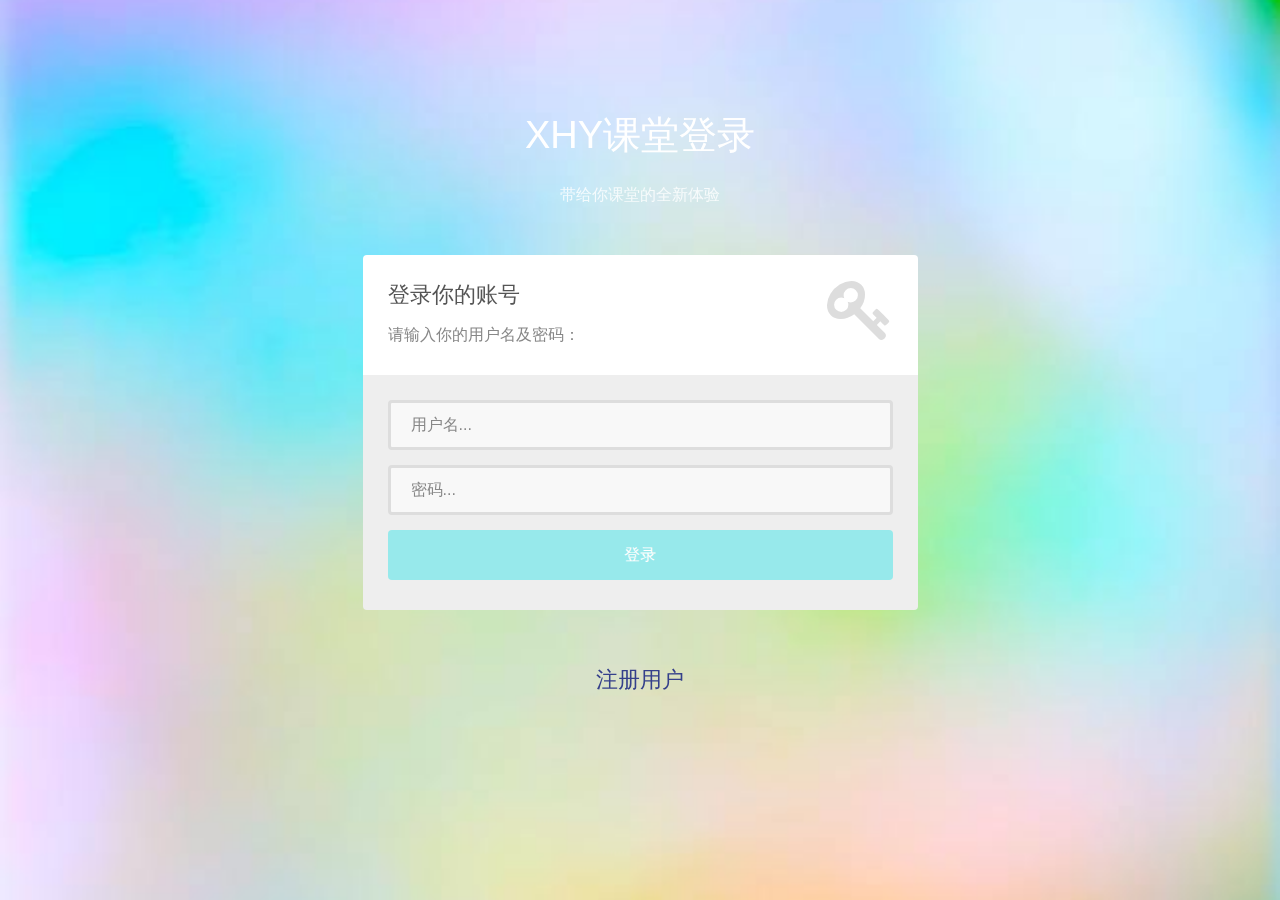
<file: src/main/webapp/index.html>
<!DOCTYPE html>
<html lang="en">

    <head>

        <meta charset="utf-8">
        <meta http-equiv="X-UA-Compatible" content="IE=edge">
        <meta name="viewport" content="width=device-width, initial-scale=1">
        <title>登录界面</title>

        <!-- CSS -->
<!--         <link rel="stylesheet" href="http://fonts.googleapis.com/css?family=Roboto:400,100,300,500"> -->
        <link rel="stylesheet" href="assets/bootstrap/css/bootstrap.min.css">
        <link rel="stylesheet" href="assets/font-awesome/css/font-awesome.min.css">
		<link rel="stylesheet" href="assets/css/form-elements.css">
        <link rel="stylesheet" href="assets/css/style.css">

        <!-- HTML5 Shim and Respond.js IE8 support of HTML5 elements and media queries -->
        <!-- WARNING: Respond.js doesn't work if you view the page via file:// -->
        <!--[if lt IE 9]>
<!--            <script src="https://oss.maxcdn.com/libs/html5shiv/3.7.0/html5shiv.js"></script>
            <script src="https://oss.maxcdn.com/libs/respond.js/1.4.2/respond.min.js"></script>-->
        <![endif]-->

        <!-- Favicon and touch icons -->
        <link rel="shortcut icon" href="assets/ico/favicon.png">
        <link rel="apple-touch-icon-precomposed" sizes="144x144" href="assets/ico/apple-touch-icon-144-precomposed.png">
        <link rel="apple-touch-icon-precomposed" sizes="114x114" href="assets/ico/apple-touch-icon-114-precomposed.png">
        <link rel="apple-touch-icon-precomposed" sizes="72x72" href="assets/ico/apple-touch-icon-72-precomposed.png">
        <link rel="apple-touch-icon-precomposed" href="assets/ico/apple-touch-icon-57-precomposed.png">

    </head>

    <body>

        <!-- Top content -->
        <div class="top-content">
        	
            <div class="inner-bg">
                <div class="container">
                    <div class="row">
                        <div class="col-sm-8 col-sm-offset-2 text">
                            <h1>XHY课堂登录</h1>
                            <div class="description">
                            	<p>
	                            	带给你课堂的全新体验
                            	</p>
                            </div>
                        </div>
                    </div>
                    <div class="row">
                        <div class="col-sm-6 col-sm-offset-3 form-box">
                        	<div class="form-top">
                        		<div class="form-top-left">
                        			<h3>登录你的账号</h3>
                            		<p>请输入你的用户名及密码：</p>
                        		</div>
                        		<div class="form-top-right">
                        			<i class="fa fa-key"></i>
                        		</div>
                            </div>
                            <div class="form-bottom">
			                    <form role="form" id="form" action="/test/login?name=login" method="post" class="login-form" onsubmit="return check()">
			                    	<div class="form-group">
			                    		<label class="sr-only" for="username">Username</label>
			                        	<input type="text" name="username" placeholder="用户名..." class="form-username form-control" id="username">
			                        </div>
			                        <div class="form-group">
			                        	<label class="sr-only" for="password">Password</label>
			                        	<input type="password"  placeholder="密码..." class="form-password form-control" id="password">
			                        </div>
									<input type='hidden' name='password' id='md5_pwd' value=''/>
			                        <button type="submit" class="btn" onclick="getParameter()">登录</button>
			                    </form>
		                    </div>
                        </div>
                    </div>
                    <div class="row">
                        <div class="col-sm-6 col-sm-offset-3 social-login">
                        	<h3><a href="register.html">注册用户</a></h3>
                        </div>
                    </div>
                </div>
            </div>

        </div>
        


        <!-- Javascript -->
        <script src="assets/js/jquery-1.11.1.min.js"></script>
        <script src="assets/bootstrap/js/bootstrap.min.js"></script>
        <script src="assets/js/jquery.backstretch.min.js"></script>
        <script src="assets/js/scripts.js"></script>
        <script type="text/ecmascript" src="md5.js"></script>
<!--
        <script type="text/javascript" src="jquery.min.js"></script>
-->
        <script>
		function check(){
			if(getParameter()==true){
			} else{
				return false;
			}
		}
		function getParameter(){
			var username=document.getElementById('username').value;
			var pwd=document.getElementById("password").value;
			var md5_pwd=document.getElementById("md5_pwd");
			if(username==null||username==""){
				document.getElementById("ussername").setAttribute.value="用户名不能为空!";
				return false;
			}else if(pwd==null||pwd==""){
				document.getElementById('password').setAttribute.placeholder="密码不能为空!";
				return false;
			}else{
				md5_pwd.value= hex_md5(pwd);
				return true;
			}
		}
        /**
         * 校验文本是否为空
         * tips：提示信息
         * 使用方法：$("#id").validate("提示文本");
         * @itmyhome
         */
		</script>
        <!--[if lt IE 10]>
            <script src="assets/js/placeholder.js"></script>
        <![endif]-->

    </body>

</html>
</file>
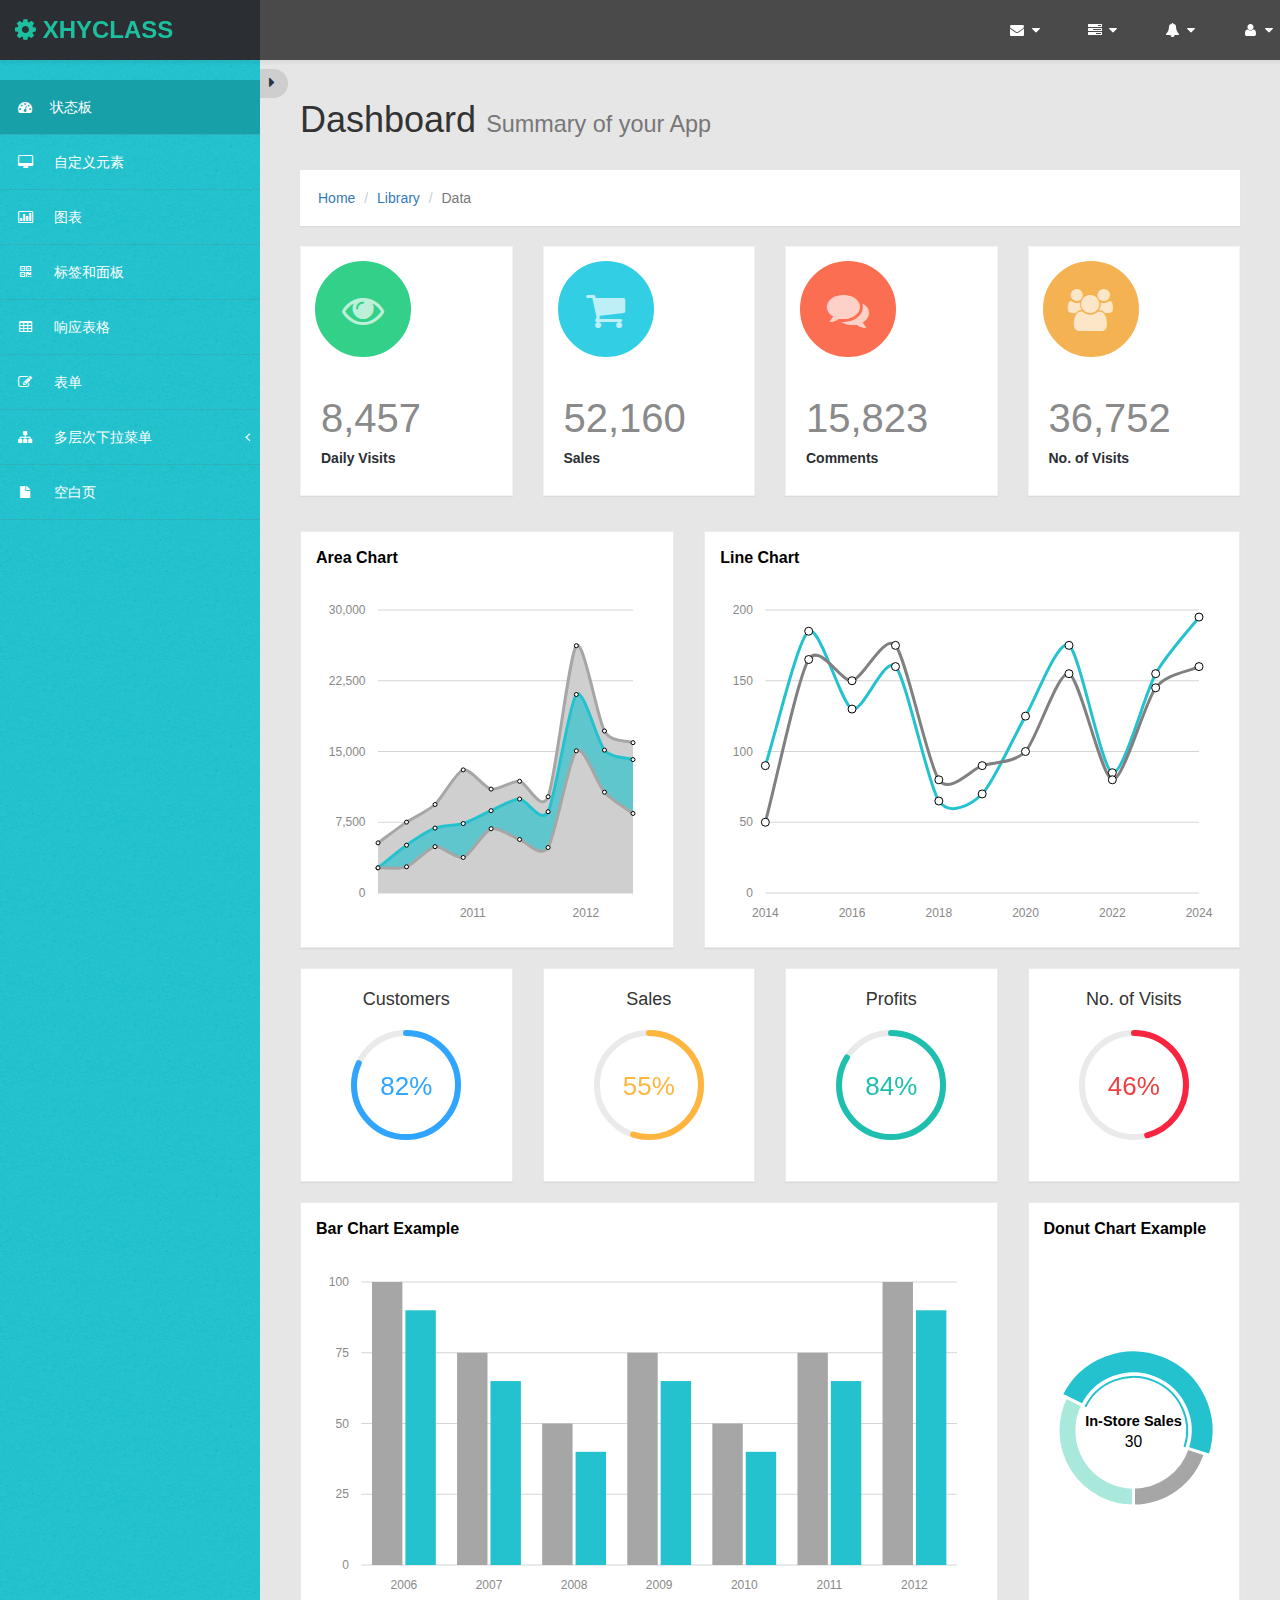
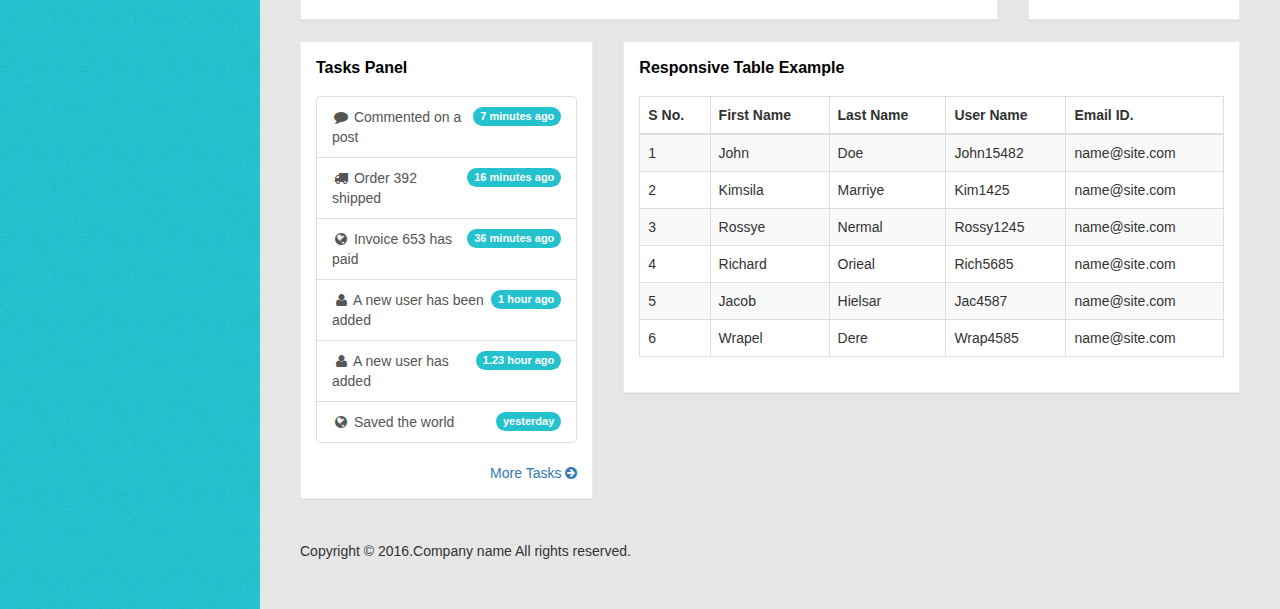
<file: src/main/webapp/html/index.html>
﻿<!DOCTYPE html>
<html>

<head>
    <meta charset="utf-8"/>
    <meta name="viewport" content="width=device-width, initial-scale=1.0"/>
    <title>XHY课堂后台</title>
    <!-- Bootstrap Styles-->
    <link href="../assets1/css/bootstrap.css" rel="stylesheet"/>
    <!-- FontAwesome Styles-->
    <link href="../assets1/css/font-awesome.css" rel="stylesheet"/>
    <!-- Morris Chart Styles-->
    <link href="../assets1/js/morris/morris-0.4.3.min.css" rel="stylesheet"/>
    <!-- Custom Styles-->
    <link href="../assets1/css/custom-styles.css" rel="stylesheet"/>
    <!-- Google Fonts-->
    <!-- <link href='http://fonts.useso.com/css?family=Open+Sans' rel='stylesheet' type='text/css' />  -->

</head>

<body>
<div id="wrapper">
    <nav class="navbar navbar-default top-navbar" role="navigation">
        <div class="navbar-header">
            <button type="button" class="navbar-toggle" data-toggle="collapse" data-target=".sidebar-collapse">
                <span class="sr-only">切换导航</span>
                <span class="icon-bar"></span>
                <span class="icon-bar"></span>
                <span class="icon-bar"></span>
            </button>
            <a class="navbar-brand" href="index.html"><i class="fa fa-gear"></i> <strong>XHYclass</strong></a>
        </div>

        <ul class="nav navbar-top-links navbar-right">
            <li class="dropdown">
                <a class="dropdown-toggle" data-toggle="dropdown" href="#" aria-expanded="false">
                    <i class="fa fa-envelope fa-fw"></i> <i class="fa fa-caret-down"></i>
                </a>
                <ul class="dropdown-menu dropdown-messages">
                    <li>
                        <a href="#">
                            <div>
                                <strong>John Doe</strong>
                                <span class="pull-right text-muted">
                                        <em>Today</em>
                                    </span>
                            </div>
                            <div>Lorem Ipsum has been the industry's standard dummy text ever since the 1500s...</div>
                        </a>
                    </li>
                    <li class="divider"></li>
                    <li>
                        <a href="#">
                            <div>
                                <strong>John Smith</strong>
                                <span class="pull-right text-muted">
                                        <em>Yesterday</em>
                                    </span>
                            </div>
                            <div>Lorem Ipsum has been the industry's standard dummy text ever since an kwilnw...</div>
                        </a>
                    </li>
                    <li class="divider"></li>
                    <li>
                        <a href="#">
                            <div>
                                <strong>John Smith</strong>
                                <span class="pull-right text-muted">
                                        <em>Yesterday</em>
                                    </span>
                            </div>
                            <div>Lorem Ipsum has been the industry's standard dummy text ever since the...</div>
                        </a>
                    </li>
                    <li class="divider"></li>
                    <li>
                        <a class="text-center" href="#">
                            <strong>Read All Messages</strong>
                            <i class="fa fa-angle-right"></i>
                        </a>
                    </li>
                </ul>
                <!-- /.dropdown-messages -->
            </li>
            <!-- /.dropdown -->
            <li class="dropdown">
                <a class="dropdown-toggle" data-toggle="dropdown" href="#" aria-expanded="false">
                    <i class="fa fa-tasks fa-fw"></i> <i class="fa fa-caret-down"></i>
                </a>
                <ul class="dropdown-menu dropdown-tasks">
                    <li>
                        <a href="#">
                            <div>
                                <p>
                                    <strong>Task 1</strong>
                                    <span class="pull-right text-muted">60% Complete</span>
                                </p>
                                <div class="progress progress-striped active">
                                    <div class="progress-bar progress-bar-success" role="progressbar" aria-valuenow="60"
                                         aria-valuemin="0" aria-valuemax="100" style="width: 60%">
                                        <span class="sr-only">60% Complete (success)</span>
                                    </div>
                                </div>
                            </div>
                        </a>
                    </li>
                    <li class="divider"></li>
                    <li>
                        <a href="#">
                            <div>
                                <p>
                                    <strong>Task 2</strong>
                                    <span class="pull-right text-muted">28% Complete</span>
                                </p>
                                <div class="progress progress-striped active">
                                    <div class="progress-bar progress-bar-info" role="progressbar" aria-valuenow="28"
                                         aria-valuemin="0" aria-valuemax="100" style="width: 28%">
                                        <span class="sr-only">28% Complete</span>
                                    </div>
                                </div>
                            </div>
                        </a>
                    </li>
                    <li class="divider"></li>
                    <li>
                        <a href="#">
                            <div>
                                <p>
                                    <strong>Task 3</strong>
                                    <span class="pull-right text-muted">60% Complete</span>
                                </p>
                                <div class="progress progress-striped active">
                                    <div class="progress-bar progress-bar-warning" role="progressbar" aria-valuenow="60"
                                         aria-valuemin="0" aria-valuemax="100" style="width: 60%">
                                        <span class="sr-only">60% Complete (warning)</span>
                                    </div>
                                </div>
                            </div>
                        </a>
                    </li>
                    <li class="divider"></li>
                    <li>
                        <a href="#">
                            <div>
                                <p>
                                    <strong>Task 4</strong>
                                    <span class="pull-right text-muted">85% Complete</span>
                                </p>
                                <div class="progress progress-striped active">
                                    <div class="progress-bar progress-bar-danger" role="progressbar" aria-valuenow="85"
                                         aria-valuemin="0" aria-valuemax="100" style="width: 85%">
                                        <span class="sr-only">85% Complete (danger)</span>
                                    </div>
                                </div>
                            </div>
                        </a>
                    </li>
                    <li class="divider"></li>
                    <li>
                        <a class="text-center" href="#">
                            <strong>See All Tasks</strong>
                            <i class="fa fa-angle-right"></i>
                        </a>
                    </li>
                </ul>
                <!-- /.dropdown-tasks -->
            </li>
            <!-- /.dropdown -->
            <li class="dropdown">
                <a class="dropdown-toggle" data-toggle="dropdown" href="#" aria-expanded="false">
                    <i class="fa fa-bell fa-fw"></i> <i class="fa fa-caret-down"></i>
                </a>
                <ul class="dropdown-menu dropdown-alerts">
                    <li>
                        <a href="#">
                            <div>
                                <i class="fa fa-comment fa-fw"></i> New Comment
                                <span class="pull-right text-muted small">4 min</span>
                            </div>
                        </a>
                    </li>
                    <li class="divider"></li>
                    <li>
                        <a href="#">
                            <div>
                                <i class="fa fa-twitter fa-fw"></i> 3 New Followers
                                <span class="pull-right text-muted small">12 min</span>
                            </div>
                        </a>
                    </li>
                    <li class="divider"></li>
                    <li>
                        <a href="#">
                            <div>
                                <i class="fa fa-envelope fa-fw"></i> Message Sent
                                <span class="pull-right text-muted small">4 min</span>
                            </div>
                        </a>
                    </li>
                    <li class="divider"></li>
                    <li>
                        <a href="#">
                            <div>
                                <i class="fa fa-tasks fa-fw"></i> New Task
                                <span class="pull-right text-muted small">4 min</span>
                            </div>
                        </a>
                    </li>
                    <li class="divider"></li>
                    <li>
                        <a href="#">
                            <div>
                                <i class="fa fa-upload fa-fw"></i> Server Rebooted
                                <span class="pull-right text-muted small">4 min</span>
                            </div>
                        </a>
                    </li>
                    <li class="divider"></li>
                    <li>
                        <a class="text-center" href="#">
                            <strong>See All Alerts</strong>
                            <i class="fa fa-angle-right"></i>
                        </a>
                    </li>
                </ul>
                <!-- /.dropdown-alerts -->
            </li>
            <!-- /.dropdown -->
            <li class="dropdown">
                <a class="dropdown-toggle" data-toggle="dropdown" href="#" aria-expanded="false">
                    <i class="fa fa-user fa-fw"></i> <i class="fa fa-caret-down"></i>
                </a>
                <ul class="dropdown-menu dropdown-user">
                    <li><a href="#"><i class="fa fa-user fa-fw"></i> User Profile</a>
                    </li>
                    <li><a href="#"><i class="fa fa-gear fa-fw"></i> 设置</a>
                    </li>
                    <li class="divider"></li>
                    <li><a href="../index.html"><i class="fa fa-sign-out fa-fw"></i> 退出登录</a>
                    </li>
                </ul>
                <!-- /.dropdown-user -->
            </li>
            <!-- /.dropdown -->
        </ul>
    </nav>
    <!--/. NAV TOP  -->
    <nav class="navbar-default navbar-side" role="navigation">
        <div id="sideNav" href=""><i class="fa fa-caret-right"></i></div>
        <div class="sidebar-collapse">
            <ul class="nav" id="main-menu">

                <li>
                    <a class="active-menu" href="index.html"><i class="fa fa-dashboard"></i>状态板</a>
                </li>
                <li>
                    <a href="ui-elements.html"><i class="fa fa-desktop"></i> 自定义元素</a>
                </li>
                <li>
                    <a href="chart.html"><i class="fa fa-bar-chart-o"></i> 图表</a>
                </li>
                <li>
                    <a href="tab-panel.html"><i class="fa fa-qrcode"></i> 标签和面板</a>
                </li>

                <li>
                    <a href="table.html"><i class="fa fa-table"></i> 响应表格</a>
                </li>
                <li>
                    <a href="form.html"><i class="fa fa-edit"></i> 表单 </a>
                </li>


                <li>
                    <a href="#"><i class="fa fa-sitemap"></i> 多层次下拉菜单 <span class="fa arrow"></span></a>
                    <ul class="nav nav-second-level">
                        <li>
                            <a href="#">二级菜单</a>
                        </li>
                        <li>
                            <a href="#">二级菜单</a>
                        </li>
                        <li>
                            <a href="#">二级菜单<span class="fa arrow"></span></a>
                            <ul class="nav nav-third-level">
                                <li>
                                    <a href="#">三级菜单</a>
                                </li>
                                <li>
                                    <a href="#">三级菜单</a>
                                </li>
                                <li>
                                    <a href="#">三级菜单</a>
                                </li>

                            </ul>

                        </li>
                    </ul>
                </li>
                <li>
                    <a href="empty.html"><i class="fa fa-fw fa-file"></i> 空白页</a>
                </li>
            </ul>

        </div>

    </nav>
    <!-- /. NAV SIDE  -->
    <div id="page-wrapper">
        <div id="page-inner">


            <div class="row">
                <div class="col-md-12">
                    <h1 class="page-header">
                        Dashboard
                        <small>Summary of your App</small>
                    </h1>
                    <ol class="breadcrumb">
                        <li><a href="#">Home</a></li>
                        <li><a href="#">Library</a></li>
                        <li class="active">Data</li>
                    </ol>
                </div>
            </div>


            <!-- /. ROW  -->

            <div class="row">
                <div class="col-md-3 col-sm-12 col-xs-12">
                    <div class="panel panel-primary text-center no-boder bg-color-green green">
                        <div class="panel-left pull-left green">
                            <i class="fa fa-eye fa-5x"></i>

                        </div>
                        <div class="panel-right">
                            <h3>8,457</h3>
                            <strong> Daily Visits</strong>
                        </div>
                    </div>
                </div>
                <div class="col-md-3 col-sm-12 col-xs-12">
                    <div class="panel panel-primary text-center no-boder bg-color-blue">
                        <div class="panel-left pull-left blue">
                            <i class="fa fa-shopping-cart fa-5x"></i>
                        </div>

                        <div class="panel-right">
                            <h3>52,160 </h3>
                            <strong> Sales</strong>

                        </div>
                    </div>
                </div>
                <div class="col-md-3 col-sm-12 col-xs-12">
                    <div class="panel panel-primary text-center no-boder bg-color-red">
                        <div class="panel-left pull-left red">
                            <i class="fa fa fa-comments fa-5x"></i>

                        </div>
                        <div class="panel-right">
                            <h3>15,823 </h3>
                            <strong> Comments </strong>

                        </div>
                    </div>
                </div>
                <div class="col-md-3 col-sm-12 col-xs-12">
                    <div class="panel panel-primary text-center no-boder bg-color-brown">
                        <div class="panel-left pull-left brown">
                            <i class="fa fa-users fa-5x"></i>
                        </div>
                        <div class="panel-right">
                            <h3>36,752 </h3>
                            <strong>No. of Visits</strong>
                        </div>
                    </div>
                </div>
            </div>

            <div class="row">
                <div class="col-md-5">
                    <div class="panel panel-default">
                        <div class="panel-heading">
                            Area Chart
                        </div>
                        <div class="panel-body">
                            <div id="morris-area-chart"></div>
                        </div>
                    </div>
                </div>

                <div class="col-md-7">
                    <div class="panel panel-default">
                        <div class="panel-heading">
                            Line Chart
                        </div>
                        <div class="panel-body">
                            <div id="morris-line-chart"></div>
                        </div>
                    </div>
                </div>

            </div>


            <div class="row">
                <div class="col-xs-6 col-md-3">
                    <div class="panel panel-default">
                        <div class="panel-body easypiechart-panel">
                            <h4>Customers</h4>
                            <div class="easypiechart" id="easypiechart-blue" data-percent="82"><span
                                    class="percent">82%</span>
                            </div>
                        </div>
                    </div>
                </div>
                <div class="col-xs-6 col-md-3">
                    <div class="panel panel-default">
                        <div class="panel-body easypiechart-panel">
                            <h4>Sales</h4>
                            <div class="easypiechart" id="easypiechart-orange" data-percent="55"><span class="percent">55%</span>
                            </div>
                        </div>
                    </div>
                </div>
                <div class="col-xs-6 col-md-3">
                    <div class="panel panel-default">
                        <div class="panel-body easypiechart-panel">
                            <h4>Profits</h4>
                            <div class="easypiechart" id="easypiechart-teal" data-percent="84"><span
                                    class="percent">84%</span>
                            </div>
                        </div>
                    </div>
                </div>
                <div class="col-xs-6 col-md-3">
                    <div class="panel panel-default">
                        <div class="panel-body easypiechart-panel">
                            <h4>No. of Visits</h4>
                            <div class="easypiechart" id="easypiechart-red" data-percent="46"><span
                                    class="percent">46%</span>
                            </div>
                        </div>
                    </div>
                </div>
            </div><!--/.row-->


            <div class="row">
                <div class="col-md-9 col-sm-12 col-xs-12">
                    <div class="panel panel-default">
                        <div class="panel-heading">
                            Bar Chart Example
                        </div>
                        <div class="panel-body">
                            <div id="morris-bar-chart"></div>
                        </div>
                    </div>
                </div>
                <div class="col-md-3 col-sm-12 col-xs-12">
                    <div class="panel panel-default">
                        <div class="panel-heading">
                            Donut Chart Example
                        </div>
                        <div class="panel-body">
                            <div id="morris-donut-chart"></div>
                        </div>
                    </div>
                </div>

            </div>
            <div class="row">
                <div class="col-md-12">

                </div>
            </div>
            <!-- /. ROW  -->


            <div class="row">
                <div class="col-md-4 col-sm-12 col-xs-12">
                    <div class="panel panel-default">
                        <div class="panel-heading">
                            Tasks Panel
                        </div>
                        <div class="panel-body">
                            <div class="list-group">

                                <a href="#" class="list-group-item">
                                    <span class="badge">7 minutes ago</span>
                                    <i class="fa fa-fw fa-comment"></i> Commented on a post
                                </a>
                                <a href="#" class="list-group-item">
                                    <span class="badge">16 minutes ago</span>
                                    <i class="fa fa-fw fa-truck"></i> Order 392 shipped
                                </a>
                                <a href="#" class="list-group-item">
                                    <span class="badge">36 minutes ago</span>
                                    <i class="fa fa-fw fa-globe"></i> Invoice 653 has paid
                                </a>
                                <a href="#" class="list-group-item">
                                    <span class="badge">1 hour ago</span>
                                    <i class="fa fa-fw fa-user"></i> A new user has been added
                                </a>
                                <a href="#" class="list-group-item">
                                    <span class="badge">1.23 hour ago</span>
                                    <i class="fa fa-fw fa-user"></i> A new user has added
                                </a>
                                <a href="#" class="list-group-item">
                                    <span class="badge">yesterday</span>
                                    <i class="fa fa-fw fa-globe"></i> Saved the world
                                </a>
                            </div>
                            <div class="text-right">
                                <a href="#">More Tasks <i class="fa fa-arrow-circle-right"></i></a>
                            </div>
                        </div>
                    </div>

                </div>
                <div class="col-md-8 col-sm-12 col-xs-12">

                    <div class="panel panel-default">
                        <div class="panel-heading">
                            Responsive Table Example
                        </div>
                        <div class="panel-body">
                            <div class="table-responsive">
                                <table class="table table-striped table-bordered table-hover">
                                    <thead>
                                    <tr>
                                        <th>S No.</th>
                                        <th>First Name</th>
                                        <th>Last Name</th>
                                        <th>User Name</th>
                                        <th>Email ID.</th>
                                    </tr>
                                    </thead>
                                    <tbody>
                                    <tr>
                                        <td>1</td>
                                        <td>John</td>
                                        <td>Doe</td>
                                        <td>John15482</td>
                                        <td>name@site.com</td>
                                    </tr>
                                    <tr>
                                        <td>2</td>
                                        <td>Kimsila</td>
                                        <td>Marriye</td>
                                        <td>Kim1425</td>
                                        <td>name@site.com</td>
                                    </tr>
                                    <tr>
                                        <td>3</td>
                                        <td>Rossye</td>
                                        <td>Nermal</td>
                                        <td>Rossy1245</td>
                                        <td>name@site.com</td>
                                    </tr>
                                    <tr>
                                        <td>4</td>
                                        <td>Richard</td>
                                        <td>Orieal</td>
                                        <td>Rich5685</td>
                                        <td>name@site.com</td>
                                    </tr>
                                    <tr>
                                        <td>5</td>
                                        <td>Jacob</td>
                                        <td>Hielsar</td>
                                        <td>Jac4587</td>
                                        <td>name@site.com</td>
                                    </tr>
                                    <tr>
                                        <td>6</td>
                                        <td>Wrapel</td>
                                        <td>Dere</td>
                                        <td>Wrap4585</td>
                                        <td>name@site.com</td>
                                    </tr>

                                    </tbody>
                                </table>
                            </div>
                        </div>
                    </div>

                </div>
            </div>
            <!-- /. ROW  -->


            <footer><p>Copyright &copy; 2016.Company name All rights reserved.</p>


            </footer>
        </div>
        <!-- /. PAGE INNER  -->
    </div>
    <!-- /. PAGE WRAPPER  -->
</div>
<!-- /. WRAPPER  -->
<!-- JS Scripts-->
<!-- jQuery Js -->
<script src="../assets1/js/jquery-1.10.2.js"></script>
<!-- Bootstrap Js -->
<script src="../assets1/js/bootstrap.min.js"></script>

<!-- Metis Menu Js -->
<script src="../assets1/js/jquery.metisMenu.js"></script>
<!-- Morris Chart Js -->
<script src="../assets1/js/morris/raphael-2.1.0.min.js"></script>
<script src="../assets1/js/morris/morris.js"></script>


<script src="../assets1/js/easypiechart.js"></script>
<script src="../assets1/js/easypiechart-data.js"></script>

<script src="../assets1/js/Lightweight-Chart/jquery.chart.js"></script>

<!-- Custom Js -->
<script src="../assets1/js/custom-scripts.js"></script>


</body>

</html>
</file>
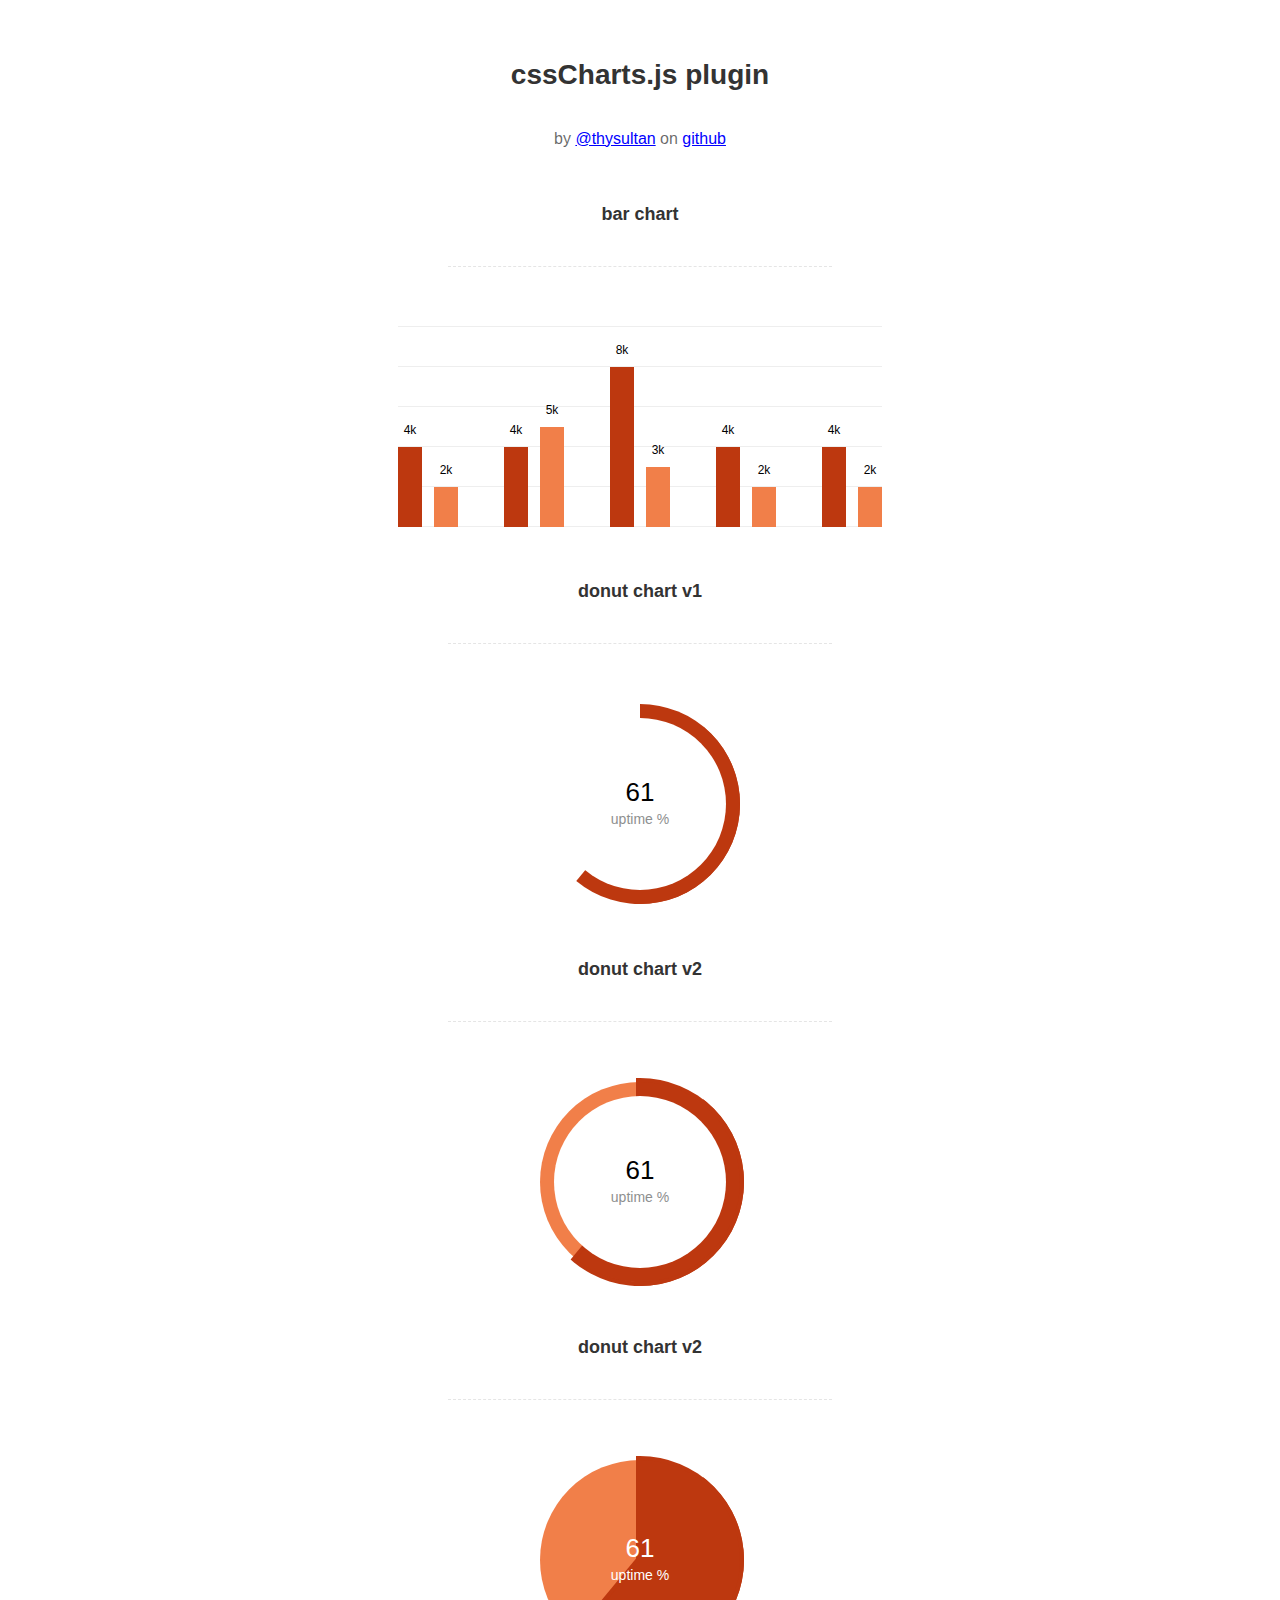
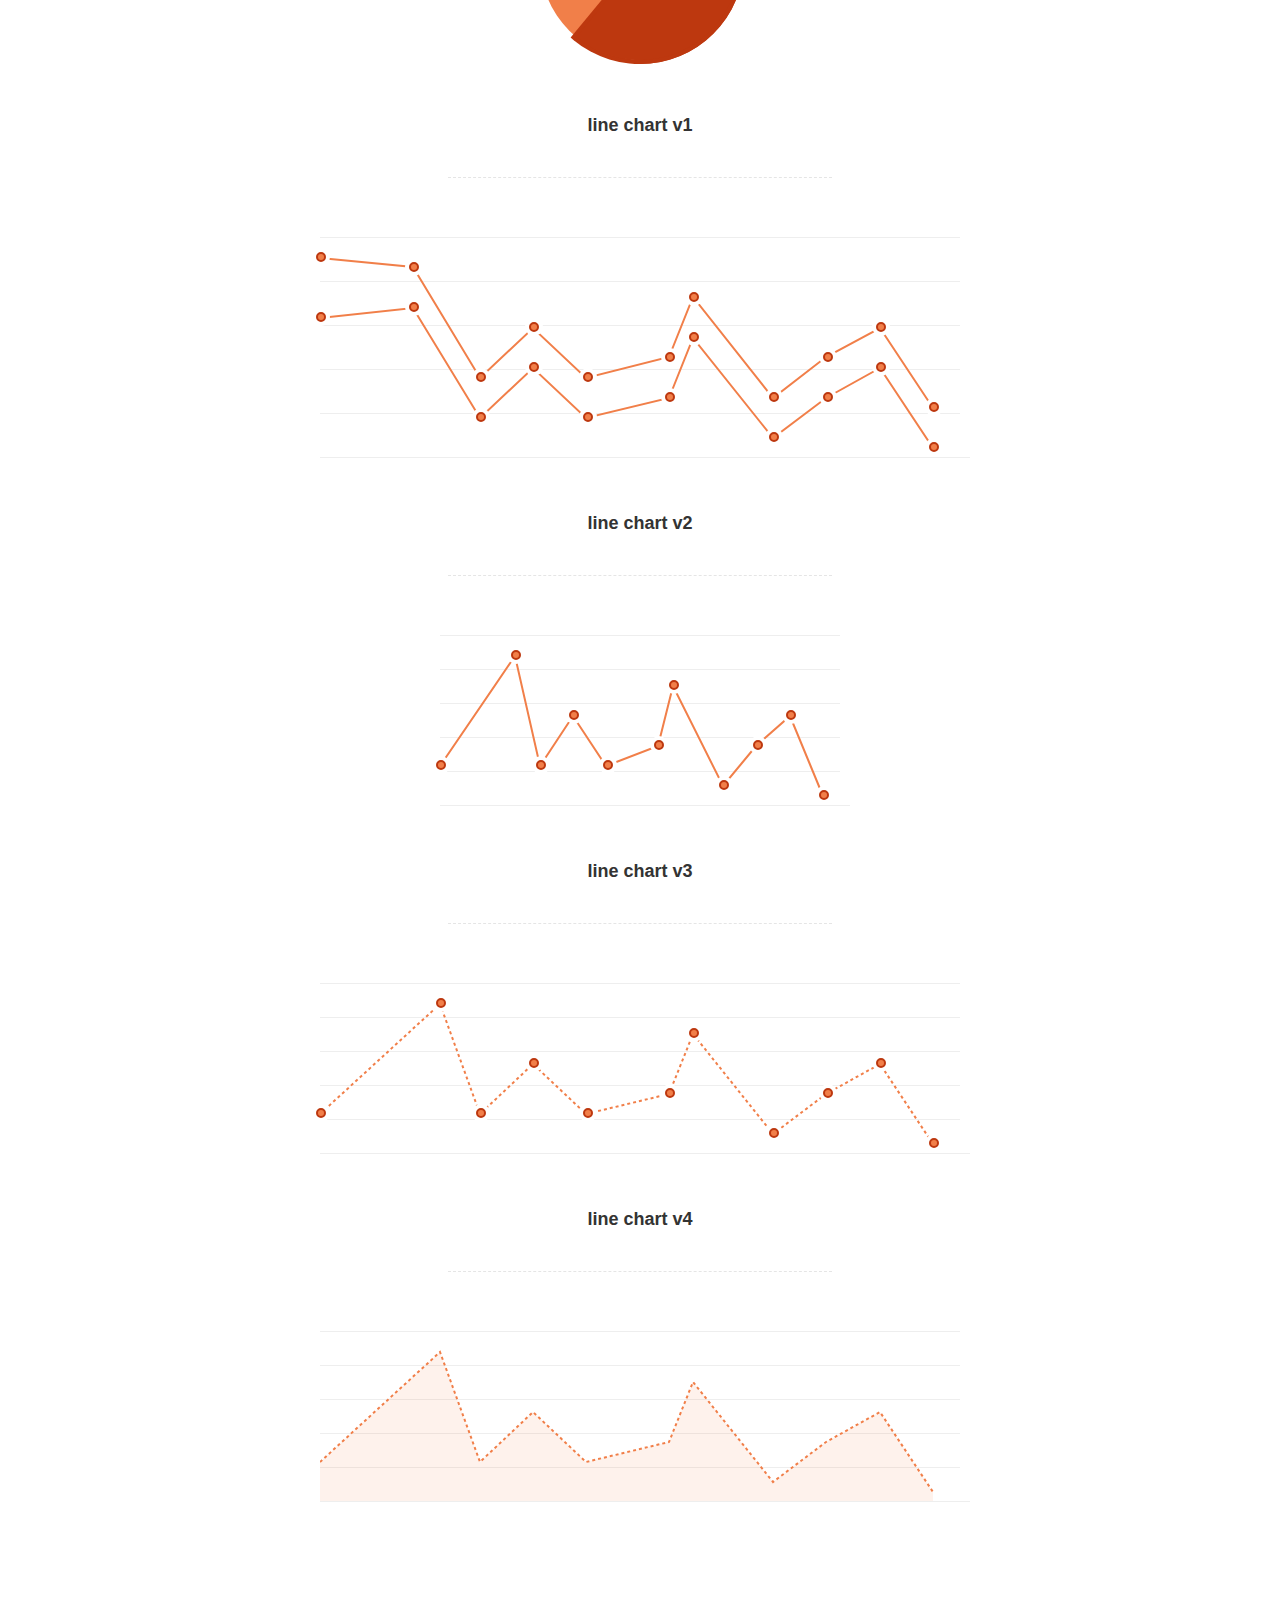
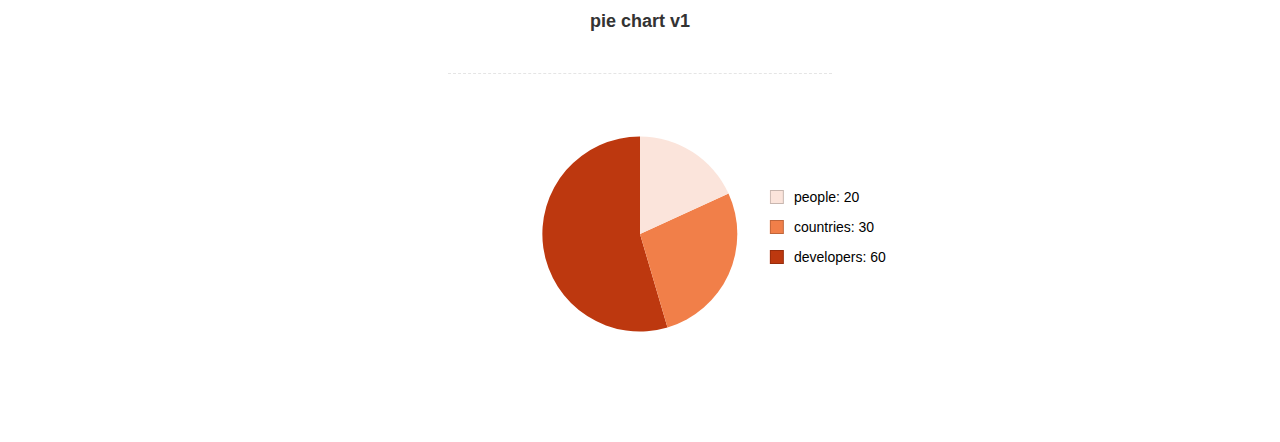
<file: src/main/webapp/assets1/js/Lightweight-Chart/index.html>
<!doctype html>
<html>
    <head>
        <meta charset="utf-8">
        <meta name="description" content="A jquery plugin to create simple donut, bar or line charts with dom nodes, style with css.">
        <meta name="viewport" content="width=device-width, initial-scale=1">
        <title>cssCharts.js - jquery css charts</title>
        <script src="https://ajax.googleapis.com/ajax/libs/jquery/2.1.3/jquery.min.js"></script>

        <link rel="stylesheet" href="cssCharts.css">
        <script src="jquery.chart.js"></script>

        <style>
          /* page specific styles*/
          h1{text-align:center;font-family:sans-serif;font-size:28px;color:#333;padding:40px 0 0 0;}
          h2{text-align:center;font-family:sans-serif;font-size:18px;color:#333;padding:40px 0 0 0;}
          hr{width:60%;height:1px;background:none;border:none;border-bottom:1px dashed rgba(0,0,0,0.1);outline:none;margin:40px auto 60px auto;}

          .desc p{text-align:center;font-size:16px;color:rgba(0,0,0,0.6);padding:20px 0 0 0;font-family:sans-serif;}
          .desc a{color:blue;}
          .wrap{margin:0 auto;width:640px;padding-bottom:100px;}
          #line{width:400px;}
          /* page specific styles*/
        </style>
    </head>
    <body>
      <div class="wrap">

        <div class="desc">
          <h1>cssCharts.js plugin</h1><p>by
          <a href="http://twitter.com/thysultan">@thysultan</a> on
          <a href="https://github.com/sultantarimo/cssCharts.js">github</a>
        </p>
        </div>

        <h2>bar chart</h2>
        <hr>

        <div class="chart">
            <ul class="bar-chart" data-bars="[4,2],[4,5],[8,3],[4,2],[4,2]" data-max="10" data-unit="k" data-width="24"></ul>
        </div>
        <!-- data max is the 100% point of the graph -->
        <!-- set data-grid to 0 for no grid -->
        <!-- data-width is the individual bars width -->

        <h2>donut chart v1</h2>
        <hr>

        <div class="chart">
          <div class="donut-chart" data-percent="0.61" data-title="uptime %"></div>
        </div>

        <h2>donut chart v2</h2>
        <hr>

        <div class="chart">
          <div class="donut-chart fill" data-percent="0.61" data-title="uptime %"></div>
        </div>

        <h2>donut chart v2</h2>
        <hr>

        <div class="chart">
          <div class="donut-chart pie-chart fill" data-percent="0.61" data-title="uptime %"></div>
        </div>
        <!-- pie-chart class for pie chart -->
        <!-- fill class for default donut fill enabled-->

        <h2>line chart v1</h2>
        <hr>

        <div class="chart">
          <ul data-cord="[[0,70,120,160,200,262,280,340,380,420,460],[140,150,40,90,40,60,120,20,60,90,10]],[[0,70,120,160,200,262,280,340,380,420,460],[200,190,80,130,80,100,160,60,100,130,50]]"  class="line-chart"></ul>
        </div>
        <!-- multiple graphs [[x cords],[y cords]] [[x cords],[y cords]] -->

        <h2>line chart v2</h2>
        <hr>

        <div class="chart" id="line">
          <ul data-cord="[0,90,120,160,200,262,280,340,380,420,460],[40,150,40,90,40,60,120,20,60,90,10]" class="line-chart"></ul>
        </div>

        <h2>line chart v3</h2>
        <hr>

        <div class="chart dotted">
          <ul data-cord="[0,90,120,160,200,262,280,340,380,420,460],[40,150,40,90,40,60,120,20,60,90,10]" class="line-chart"></ul>
        </div>

        <h2>line chart v4</h2>
        <hr>

        <div class="chart dotted">
          <ul data-cord="[0,90,120,160,200,262,280,340,380,420,460],[40,150,40,90,40,60,120,20,60,90,10]" data-fill="1" class="line-chart no-points"></ul>
        </div>
        <!-- single graph [x cords],[y cords] -->


        <br><br><br>
        <h2>pie chart v1</h2>
        <hr>

        <div class="chart">
          <div class="pie-thychart" data-set='[["people", 20], ["countries",30], ["developers",60]]' data-colors="#FBE4DB,#F17F49,#BD380F"></div>
        </div>

      </div>

      <script>
        $(function() {
            $('.bar-chart').cssCharts({type:"bar"});
            $('.donut-chart').cssCharts({type:"donut"}).trigger('show-donut-chart');
            $('.line-chart').cssCharts({type:"line"});

            $('.pie-thychart').cssCharts({type:"pie"});
        });
      </script>
    </body>
</html>
</file>
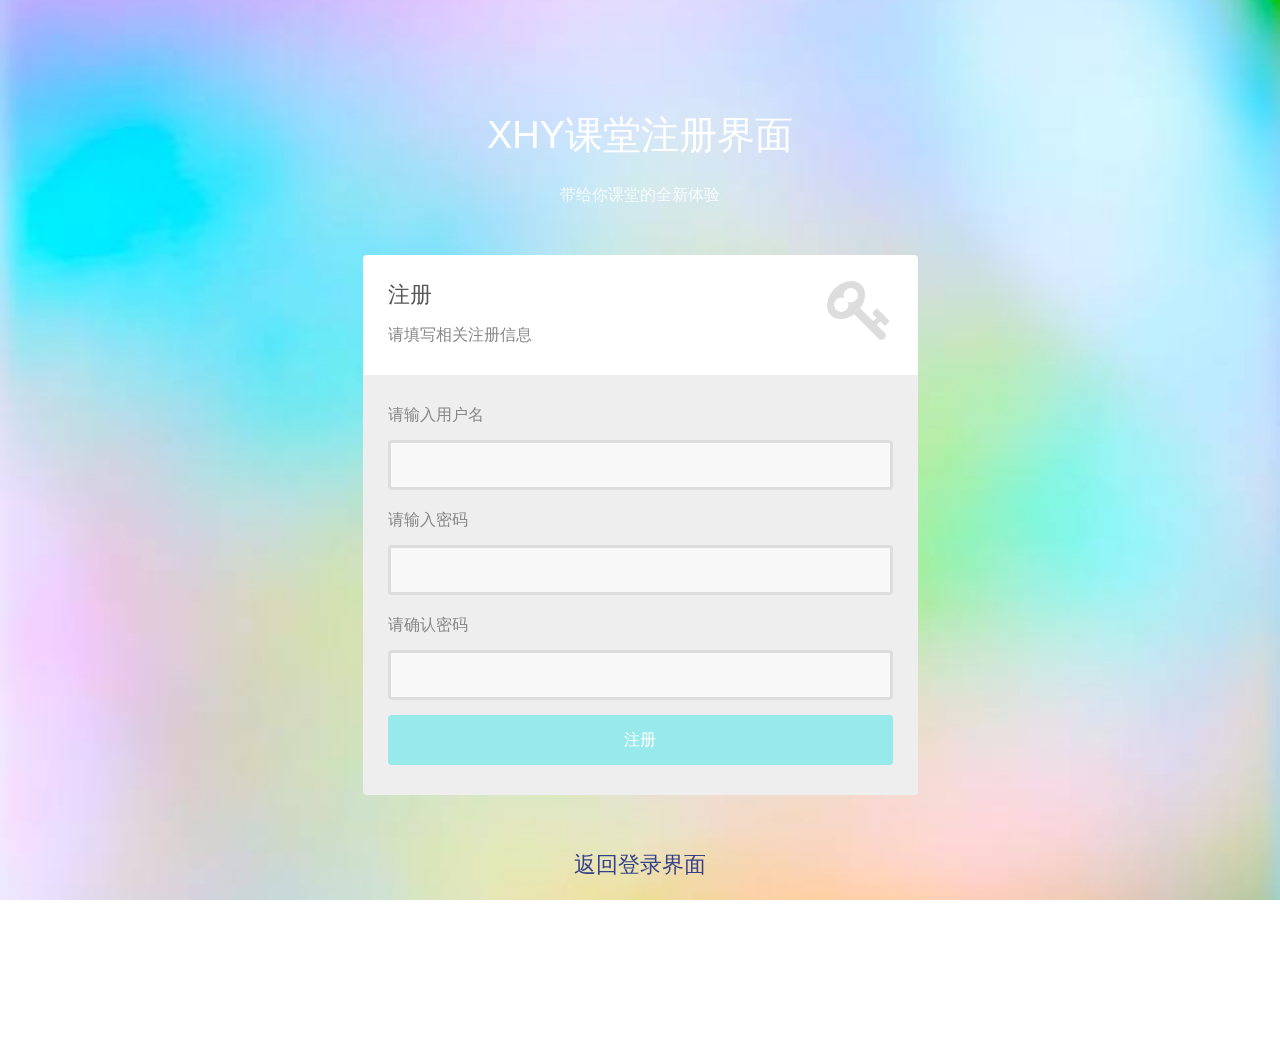
<file: src/main/webapp/register.html>
<!DOCTYPE html>
<html lang="en">

    <head>

        <meta charset="utf-8">
        <meta http-equiv="X-UA-Compatible" content="IE=edge">
        <meta name="viewport" content="width=device-width, initial-scale=1">
        <title>注册界面</title>

        <!-- CSS -->
<!--         <link rel="stylesheet" href="http://fonts.googleapis.com/css?family=Roboto:400,100,300,500"> -->
        <link rel="stylesheet" href="assets/bootstrap/css/bootstrap.min.css">
        <link rel="stylesheet" href="assets/font-awesome/css/font-awesome.min.css">
		<link rel="stylesheet" href="assets/css/form-elements.css">
        <link rel="stylesheet" href="assets/css/style.css">

        <!-- HTML5 Shim and Respond.js IE8 support of HTML5 elements and media queries -->
        <!-- WARNING: Respond.js doesn't work if you view the page via file:// -->
        <!--[if lt IE 9]>
<!--            <script src="https://oss.maxcdn.com/libs/html5shiv/3.7.0/html5shiv.js"></script>
            <script src="https://oss.maxcdn.com/libs/respond.js/1.4.2/respond.min.js"></script>-->
        <![endif]-->

        <!-- Favicon and touch icons -->
        <link rel="shortcut icon" href="assets/ico/favicon.png">
        <link rel="apple-touch-icon-precomposed" sizes="144x144" href="assets/ico/apple-touch-icon-144-precomposed.png">
        <link rel="apple-touch-icon-precomposed" sizes="114x114" href="assets/ico/apple-touch-icon-114-precomposed.png">
        <link rel="apple-touch-icon-precomposed" sizes="72x72" href="assets/ico/apple-touch-icon-72-precomposed.png">
        <link rel="apple-touch-icon-precomposed" href="assets/ico/apple-touch-icon-57-precomposed.png">

    </head>

    <body>

        <!-- Top content -->
        <div class="top-content">
        	
            <div class="inner-bg">
                <div class="container">
                    <div class="row">
                        <div class="col-sm-8 col-sm-offset-2 text">
                            <h1>XHY课堂注册界面</h1>
                            <div class="description">
                            	<p>
	                            	带给你课堂的全新体验
                            	</p>
                            </div>
                        </div>
                    </div>
                    <div class="row">
                        <div class="col-sm-6 col-sm-offset-3 form-box">
                        	<div class="form-top">
                        		<div class="form-top-left">
                        			<h3>注册</h3>
                            		<p>请填写相关注册信息</p>
                        		</div>
                        		<div class="form-top-right">
                        			<i class="fa fa-key"></i>
                        		</div>
                            </div>
                            <div class="form-bottom">
			                    <form role="form" action="http://localhost:8080/test/confirm?name=register" method="post" class="login-form" >
			                    	<div class="form-group">
			                    		<label class="sr-only" >Username</label>
			                        	<p id="username">请输入用户名</p><input type="text" id="uname" name="username" placeholder=""  class="form-username form-control">
			                        </div>
			                        <div class="form-group">
			                        	<label class="sr-only" >Password</label>
			                        	<p id="password">请输入密码</p><input type="password" id="pwd" value="" class="form-password form-control" >
			                        </div>
									<div class="form-group">
			                        	<label class="sr-only" >Password</label>
			                        	<p id="registerpassword">请确认密码</p><input type="password" id="regpwd"  value="" class="form-password form-control">
			                        </div>
									<input type='hidden' name='password' id='md5_pwd' value=''/>
			                        <button type="submit" class="btn">注册</button>
			                    </form>
		                    </div>
						</div>
                    </div>
                    <div class="row">
                        <div class="col-sm-6 col-sm-offset-3 social-login">
                        	<h3><a href="index.html">返回登录界面</a></h3>
                        </div>
                    </div>
                </div>
            </div>
            
        </div>
        


        <!-- Javascript -->
        <script src="assets/js/jquery-1.11.1.min.js"></script>
        <script src="assets/bootstrap/js/bootstrap.min.js"></script>
        <script src="assets/js/jquery.backstretch.min.js"></script>
        <script src="assets/js/scripts.js"></script>
		<!--<script type="text/ecmascript" src="md5.js"></script>-->
        <script src="jquery.md5.js" type="text/javascript"></script>

        <!--[if lt IE 10]>
            <script src="assets/js/placeholder.js"></script>
        <![endif]-->
	<script>
        $(".btn").click(function () {
            if($("#uname").val() == "" || $.trim($("#uname").val()).length == 0) {
                $("#username").html("用户不能为空");
                $("#username").css("color","red");
            }
            if($("#pwd").val() == "" || $.trim($("#pwd").val()).length == 0) {
                $("#password").html("密码不能为空");
                $("#password").css("color","red");
            }
            if($("#regpwd").val() == "" || $.trim($("#regpwd").val()).length == 0) {
                $("#registerpassword").html("确认密码不能为空");
                $("#registerpassword").css("color","red");
            }
            if($("#pwd").val()!=$("#regpwd").val()) {
                $("#password").html("两次输入的密码不一致，请重新输入");
                $("#password").css("color","red");
                $("#pwd").val("");
                $("#regpwd").val("");
            }else{
                $("#password").html("密码验证通过");
                $("#md5_pwd").val($.md5($("#pwd").val()));
                //$("#md5_pwd").val(hex_md5($("#pwd").val()));
            }
        });
        $("#uname").blur(function () {
            $.ajax({
                type:"post",
                url:"http://localhost:8080/test/checkUsername",
                async:"false",
                data:"username="+$("#uname").val(),
                success:function (msg) {
                    var a=msg;
                    var b=a.exists;
                    if($("#uname").val() == "" || $.trim($("#uname").val()).length == 0) {
                        $("#username").html("用户不能为空");
                        $("#username").css("color","red");
                        return false;
                    }
                    if(b==="true") {
                        $("#username").html("用户名已被注册");
                        $("#username").css("color","red");
                        $("#uname").val("");
                    }
                    if(b==="false") {
                        $("#username").html("用户名可以注册");
                        $("#username").css("color","red");
                    }
                }
            })
        });

		/*function check(){
            var username=document.getElementById('uname').value;
            asyncPostRequest(username);
			if(getParameter()==true){
			    return true;
			} else{
				return false;
			}
		}
		function getParameter(async){
				var username=document.getElementById('uname').value;
                var pwd=document.getElementById("pwd").value;
				var regpwd=document.getElementById("regpwd").value;
				var md5_pwd=document.getElementById("md5_pwd");
				if(username==null||username==""){
					document.getElementById("username").style.color="red";
					return false;
				}else if (asyncPostRequest(username)==false){
                    return false;
                }
				else if(pwd==null||pwd==""){
					document.getElementById('password').style.color="red";
					return false;
				}else if(regpwd==null||regpwd==""){
					document.getElementById('registerpassword').style.color="red";
					return false;
				}else if(pwd!=regpwd){
					document.getElementById('password').innerHTML='请重新输入，两次密码输入不同';
					document.getElementById('password').style.color="red";
					this.focus();
					return false;
				}else{
					md5_pwd.value= hex_md5(pwd);
					return true;
				}
			}
        function asyncPostRequest(username){
            var uname=document.getElementById('uname').value;
            username = uname;
            var check=true;
            var httpRequest=new XMLHttpRequest();
            httpRequest.open('POST',"http://localhost:8080/checkUsername",false);
            httpRequest.setRequestHeader("Content-Type", "application/x-www-form-urlencoded;");
            httpRequest.send("username="+username);
            var responseText=httpRequest.responseText;
            var a=JSON.parse(responseText);
            var b=a.exists;
            if (uname==""||uname==null) {
                document.getElementById("username").style.color="red"
                check=false;
            }else if(b==="true") {
                document.getElementById('username').innerHTML = '用户名已被注册';
                document.getElementById('username').style.color = "red";
                document.getElementById('uname').value = "";
                check = false;
            }else{
                document.getElementById('username').innerHTML = '用户名可以使用';
            }
            /!*httpRequest.onreadystatechange=function(){
                if(httpRequest.readyState==4&&httpRequest.status==200){
                    var responseText=httpRequest.responseText;
                    var a=JSON.parse(responseText);
                    var b=a.exists;
                    if(b==="true") {
                        document.getElementById('username').innerHTML = '用户名已被注册';
                        document.getElementById('username').style.color = "red";
                        document.getElementById('uname').value = "";
                        check=false;
                    }
                    /!*console.log(httpRequest.getAllResponseHeaders());*!/
                }
            }*!/
            return check;
        }
        function bool() {
            var username=document.getElementById('uname').value;
            return new Promise(function (resolve) {
                setTimeout(function () {
                    resolve(username);
                }, 10);
            });
        }
        /!*window.onload=function () {
            var username=document.getElementById('uname');
            username.addEventListener('change',asyncPostRequest(username.value),true);
        }*!/*/
	</script>
    </body>

</html>
</file>
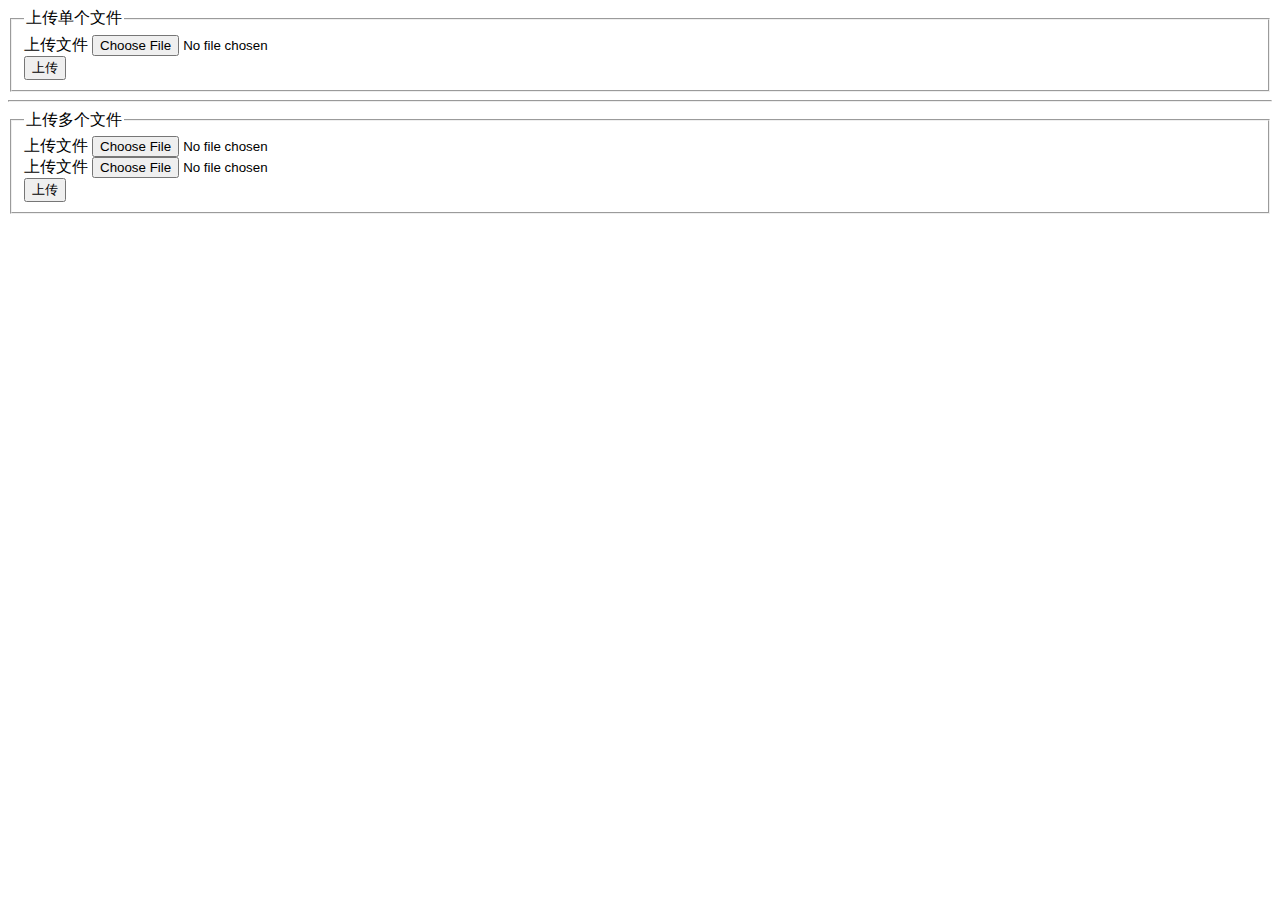
<file: src/main/webapp/upload.html>
<!DOCTYPE html>
<html lang="en">
<head>
    <meta charset="UTF-8">
    <title>上传文件</title>
</head>
<body>
    <fieldset>
        <legend>上传单个文件</legend>
        <!--文件上传时必须设置表单为enctype="multipart/form-data"-->
        <form action="/upload" method="post" enctype="multipart/form-data">
            上传文件
            <input type="file" name="file" />
            <br/>
            <input type="submit" value="上传" />
        </form>
    </fieldset>
    <hr/>
    <fieldset>
        <legend>上传多个文件</legend>
        <form action="/upload" method="post" enctype="multipart/form-data">
            上传文件
            <input type="file" name="file1"/>
            <br/>
            上传文件
            <input type="file" name="file2" />
            <br/>
            <input type="submit" value="上传" />
        </form>
    </fieldset>
</body>
</html>
</file>
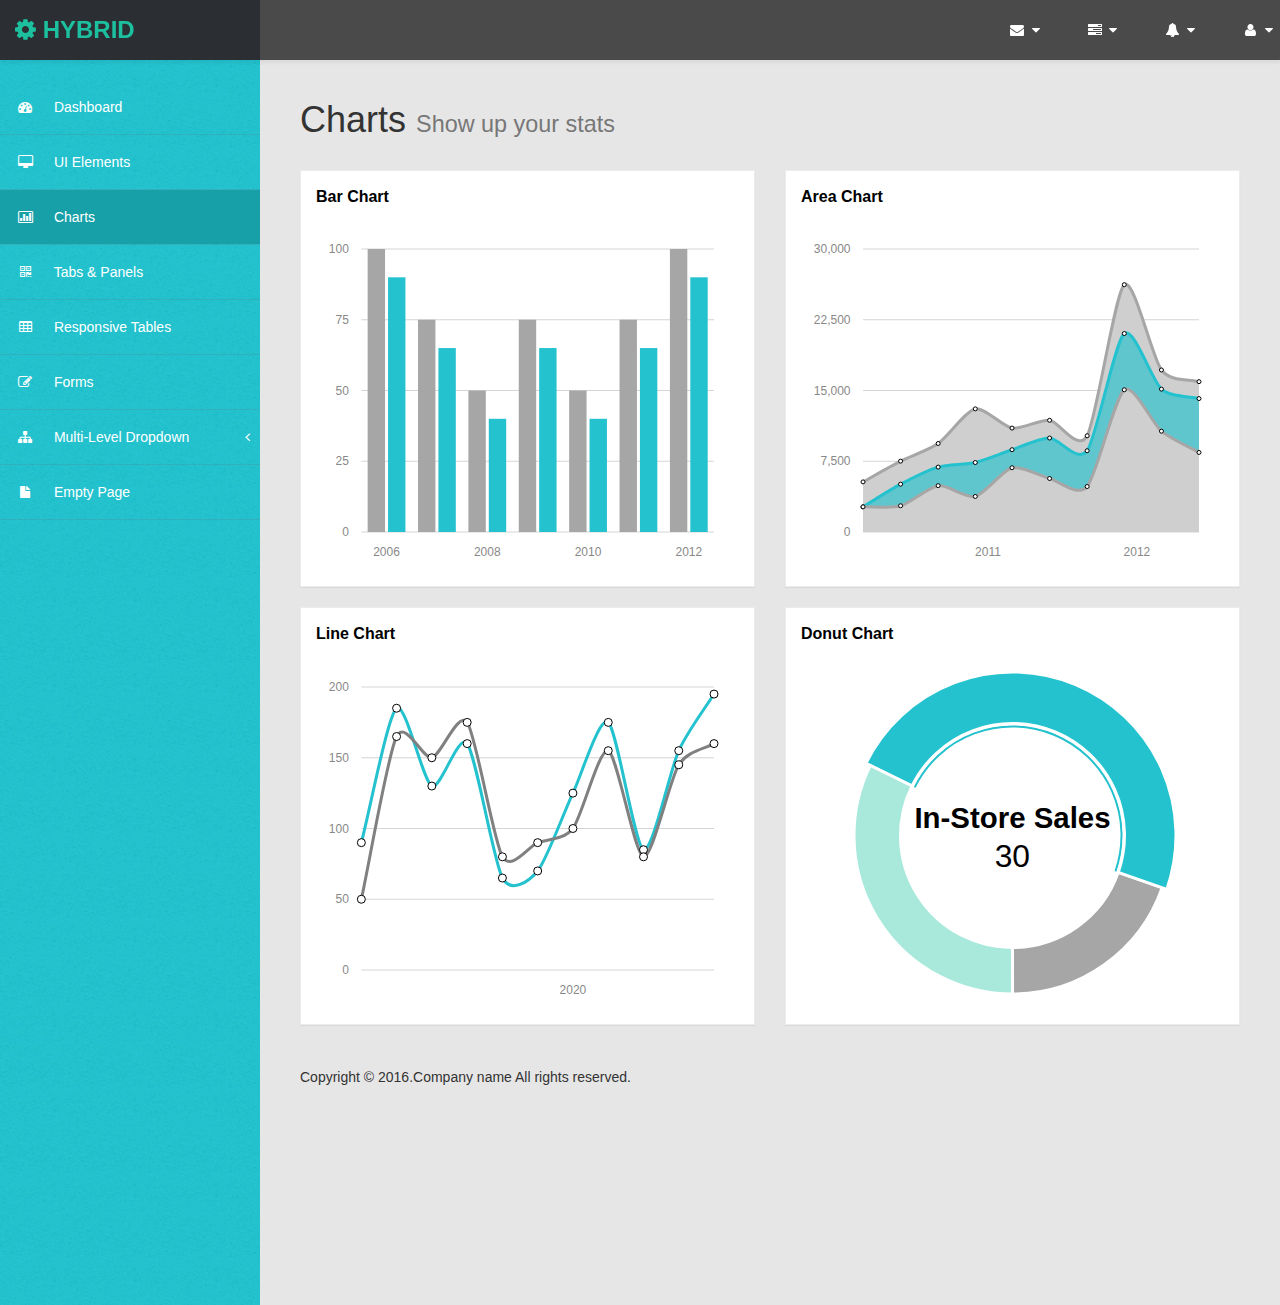
<file: src/main/webapp/html/chart.html>
﻿<!DOCTYPE html>
<html>
<head>
      <meta charset="utf-8" />
    <meta name="viewport" content="width=device-width, initial-scale=1.0" />
    <title></title>
	<!-- Bootstrap Styles-->
    <link href="../assets1/css/bootstrap.css" rel="stylesheet" />
     <!-- FontAwesome Styles-->
    <link href="../assets1/css/font-awesome.css" rel="stylesheet" />
     <!-- Morris Chart Styles-->
    <link href="../assets1/js/morris/morris-0.4.3.min.css" rel="stylesheet" />
        <!-- Custom Styles-->
    <link href="../assets1/css/custom-styles.css" rel="stylesheet" />
     <!-- Google Fonts-->
   <!-- <link href='http://fonts.useso.com/css?family=Open+Sans' rel='stylesheet' type='text/css' /> -->
</head>
<body>
    <div id="wrapper">
        <nav class="navbar navbar-default top-navbar" role="navigation">
            <div class="navbar-header">
                <button type="button" class="navbar-toggle" data-toggle="collapse" data-target=".sidebar-collapse">
                    <span class="sr-only">Toggle navigation</span>
                    <span class="icon-bar"></span>
                    <span class="icon-bar"></span>
                    <span class="icon-bar"></span>
                </button>
                <a class="navbar-brand" href="index.html"><i class="fa fa-gear"></i> <strong>HYBRID</strong></a>
            </div>

            <ul class="nav navbar-top-links navbar-right">
                <li class="dropdown">
                    <a class="dropdown-toggle" data-toggle="dropdown" href="#" aria-expanded="false">
                        <i class="fa fa-envelope fa-fw"></i> <i class="fa fa-caret-down"></i>
                    </a>
                    <ul class="dropdown-menu dropdown-messages">
                        <li>
                            <a href="#">
                                <div>
                                    <strong>John Doe</strong>
                                    <span class="pull-right text-muted">
                                        <em>Today</em>
                                    </span>
                                </div>
                                <div>Lorem Ipsum has been the industry's standard dummy text ever since the 1500s...</div>
                            </a>
                        </li>
                        <li class="divider"></li>
                        <li>
                            <a href="#">
                                <div>
                                    <strong>John Smith</strong>
                                    <span class="pull-right text-muted">
                                        <em>Yesterday</em>
                                    </span>
                                </div>
                                <div>Lorem Ipsum has been the industry's standard dummy text ever since an kwilnw...</div>
                            </a>
                        </li>
                        <li class="divider"></li>
                        <li>
                            <a href="#">
                                <div>
                                    <strong>John Smith</strong>
                                    <span class="pull-right text-muted">
                                        <em>Yesterday</em>
                                    </span>
                                </div>
                                <div>Lorem Ipsum has been the industry's standard dummy text ever since the...</div>
                            </a>
                        </li>
                        <li class="divider"></li>
                        <li>
                            <a class="text-center" href="#">
                                <strong>Read All Messages</strong>
                                <i class="fa fa-angle-right"></i>
                            </a>
                        </li>
                    </ul>
                    <!-- /.dropdown-messages -->
                </li>
                <!-- /.dropdown -->
                <li class="dropdown">
                    <a class="dropdown-toggle" data-toggle="dropdown" href="#" aria-expanded="false">
                        <i class="fa fa-tasks fa-fw"></i> <i class="fa fa-caret-down"></i>
                    </a>
                    <ul class="dropdown-menu dropdown-tasks">
                        <li>
                            <a href="#">
                                <div>
                                    <p>
                                        <strong>Task 1</strong>
                                        <span class="pull-right text-muted">60% Complete</span>
                                    </p>
                                    <div class="progress progress-striped active">
                                        <div class="progress-bar progress-bar-success" role="progressbar" aria-valuenow="60" aria-valuemin="0" aria-valuemax="100" style="width: 60%">
                                            <span class="sr-only">60% Complete (success)</span>
                                        </div>
                                    </div>
                                </div>
                            </a>
                        </li>
                        <li class="divider"></li>
                        <li>
                            <a href="#">
                                <div>
                                    <p>
                                        <strong>Task 2</strong>
                                        <span class="pull-right text-muted">28% Complete</span>
                                    </p>
                                    <div class="progress progress-striped active">
                                        <div class="progress-bar progress-bar-info" role="progressbar" aria-valuenow="28" aria-valuemin="0" aria-valuemax="100" style="width: 28%">
                                            <span class="sr-only">28% Complete</span>
                                        </div>
                                    </div>
                                </div>
                            </a>
                        </li>
                        <li class="divider"></li>
                        <li>
                            <a href="#">
                                <div>
                                    <p>
                                        <strong>Task 3</strong>
                                        <span class="pull-right text-muted">60% Complete</span>
                                    </p>
                                    <div class="progress progress-striped active">
                                        <div class="progress-bar progress-bar-warning" role="progressbar" aria-valuenow="60" aria-valuemin="0" aria-valuemax="100" style="width: 60%">
                                            <span class="sr-only">60% Complete (warning)</span>
                                        </div>
                                    </div>
                                </div>
                            </a>
                        </li>
                        <li class="divider"></li>
                        <li>
                            <a href="#">
                                <div>
                                    <p>
                                        <strong>Task 4</strong>
                                        <span class="pull-right text-muted">85% Complete</span>
                                    </p>
                                    <div class="progress progress-striped active">
                                        <div class="progress-bar progress-bar-danger" role="progressbar" aria-valuenow="85" aria-valuemin="0" aria-valuemax="100" style="width: 85%">
                                            <span class="sr-only">85% Complete (danger)</span>
                                        </div>
                                    </div>
                                </div>
                            </a>
                        </li>
                        <li class="divider"></li>
                        <li>
                            <a class="text-center" href="#">
                                <strong>See All Tasks</strong>
                                <i class="fa fa-angle-right"></i>
                            </a>
                        </li>
                    </ul>
                    <!-- /.dropdown-tasks -->
                </li>
                <!-- /.dropdown -->
                <li class="dropdown">
                    <a class="dropdown-toggle" data-toggle="dropdown" href="#" aria-expanded="false">
                        <i class="fa fa-bell fa-fw"></i> <i class="fa fa-caret-down"></i>
                    </a>
                    <ul class="dropdown-menu dropdown-alerts">
                        <li>
                            <a href="#">
                                <div>
                                    <i class="fa fa-comment fa-fw"></i> New Comment
                                    <span class="pull-right text-muted small">4 min</span>
                                </div>
                            </a>
                        </li>
                        <li class="divider"></li>
                        <li>
                            <a href="#">
                                <div>
                                    <i class="fa fa-twitter fa-fw"></i> 3 New Followers
                                    <span class="pull-right text-muted small">12 min</span>
                                </div>
                            </a>
                        </li>
                        <li class="divider"></li>
                        <li>
                            <a href="#">
                                <div>
                                    <i class="fa fa-envelope fa-fw"></i> Message Sent
                                    <span class="pull-right text-muted small">4 min</span>
                                </div>
                            </a>
                        </li>
                        <li class="divider"></li>
                        <li>
                            <a href="#">
                                <div>
                                    <i class="fa fa-tasks fa-fw"></i> New Task
                                    <span class="pull-right text-muted small">4 min</span>
                                </div>
                            </a>
                        </li>
                        <li class="divider"></li>
                        <li>
                            <a href="#">
                                <div>
                                    <i class="fa fa-upload fa-fw"></i> Server Rebooted
                                    <span class="pull-right text-muted small">4 min</span>
                                </div>
                            </a>
                        </li>
                        <li class="divider"></li>
                        <li>
                            <a class="text-center" href="#">
                                <strong>See All Alerts</strong>
                                <i class="fa fa-angle-right"></i>
                            </a>
                        </li>
                    </ul>
                    <!-- /.dropdown-alerts -->
                </li>
                <!-- /.dropdown -->
                <li class="dropdown">
                    <a class="dropdown-toggle" data-toggle="dropdown" href="#" aria-expanded="false">
                        <i class="fa fa-user fa-fw"></i> <i class="fa fa-caret-down"></i>
                    </a>
                    <ul class="dropdown-menu dropdown-user">
                        <li><a href="#"><i class="fa fa-user fa-fw"></i> User Profile</a>
                        </li>
                        <li><a href="#"><i class="fa fa-gear fa-fw"></i> Settings</a>
                        </li>
                        <li class="divider"></li>
                        <li><a href="#"><i class="fa fa-sign-out fa-fw"></i> Logout</a>
                        </li>
                    </ul>
                    <!-- /.dropdown-user -->
                </li>
                <!-- /.dropdown -->
            </ul>
        </nav>
        <!--/. NAV TOP  -->
        <nav class="navbar-default navbar-side" role="navigation">
            <div class="sidebar-collapse">
                <ul class="nav" id="main-menu">

                    <li>
                        <a href="index.html"><i class="fa fa-dashboard"></i> Dashboard</a>
                    </li>
                    <li>
                        <a href="ui-elements.html"><i class="fa fa-desktop"></i> UI Elements</a>
                    </li>
					<li>
                        <a href="chart.html" class="active-menu"><i class="fa fa-bar-chart-o"></i> Charts</a>
                    </li>
                    <li>
                        <a href="tab-panel.html"><i class="fa fa-qrcode"></i> Tabs & Panels</a>
                    </li>
                    
                    <li>
                        <a href="table.html"><i class="fa fa-table"></i> Responsive Tables</a>
                    </li>
                    <li>
                        <a href="form.html"><i class="fa fa-edit"></i> Forms </a>
                    </li>


                    <li>
                        <a href="#"><i class="fa fa-sitemap"></i> Multi-Level Dropdown<span class="fa arrow"></span></a>
                        <ul class="nav nav-second-level">
                            <li>
                                <a href="#">Second Level Link</a>
                            </li>
                            <li>
                                <a href="#">Second Level Link</a>
                            </li>
                            <li>
                                <a href="#">Second Level Link<span class="fa arrow"></span></a>
                                <ul class="nav nav-third-level">
                                    <li>
                                        <a href="#">Third Level Link</a>
                                    </li>
                                    <li>
                                        <a href="#">Third Level Link</a>
                                    </li>
                                    <li>
                                        <a href="#">Third Level Link</a>
                                    </li>

                                </ul>

                            </li>
                        </ul>
                    </li>
                    <li>
                        <a href="empty.html"><i class="fa fa-fw fa-file"></i> Empty Page</a>
                    </li>
                </ul>

            </div>

        </nav>
        <!-- /. NAV SIDE  -->
        <div id="page-wrapper" >
            <div id="page-inner">
			 <div class="row">
                    <div class="col-md-12">
                        <h1 class="page-header">
                            Charts <small>Show up your stats</small>
                        </h1>
                    </div>
                </div> 
                 <!-- /. ROW  -->
             
                <div class="row"> 
                    
                      
                               <div class="col-md-6 col-sm-12 col-xs-12">                     
                    <div class="panel panel-default">
                        <div class="panel-heading">
                            Bar Chart
                        </div>
                        <div class="panel-body">
                            <div id="morris-bar-chart"></div>
                        </div>
                    </div>            
                </div>
                      <div class="col-md-6 col-sm-12 col-xs-12">                     
                    <div class="panel panel-default">
                        <div class="panel-heading">
                            Area Chart
                        </div>
                        <div class="panel-body">
                            <div id="morris-area-chart"></div>
                        </div>
                    </div>            
                </div> 
                
           </div>
                 <!-- /. ROW  -->
                <div class="row">                     
                      
                               <div class="col-md-6 col-sm-12 col-xs-12">                     
                    <div class="panel panel-default">
                        <div class="panel-heading">
                            Line Chart
                        </div>
                        <div class="panel-body">
                            <div id="morris-line-chart"></div>
                        </div>
                    </div>            
                </div>
                      <div class="col-md-6 col-sm-12 col-xs-12">                     
                    <div class="panel panel-default">
                        <div class="panel-heading">
                            Donut Chart
                        </div>
                        <div class="panel-body">                            
							<div id="morris-donut-chart"></div>
                        </div>
                    </div>            
                </div> 
                
           </div>
                 <!-- /. ROW  -->
				 <footer><p>Copyright &copy; 2016.Company name All rights reserved.</p></footer>
				</div>
             <!-- /. PAGE INNER  -->
            </div>
         <!-- /. PAGE WRAPPER  -->
        </div>
     <!-- /. WRAPPER  -->
    <!-- JS Scripts-->
    <!-- jQuery Js -->
    <script src="../assets1/js/jquery-1.10.2.js"></script>
      <!-- Bootstrap Js -->
    <script src="../assets1/js/bootstrap.min.js"></script>
    <!-- Metis Menu Js -->
    <script src="../assets1/js/jquery.metisMenu.js"></script>
     <!-- Morris Chart Js -->
     <script src="../assets1/js/morris/raphael-2.1.0.min.js"></script>
    <script src="../assets1/js/morris/morris.js"></script>
      <!-- Custom Js -->
    <script src="../assets1/js/custom-scripts.js"></script>
    
   
</body>
</html>
</file>
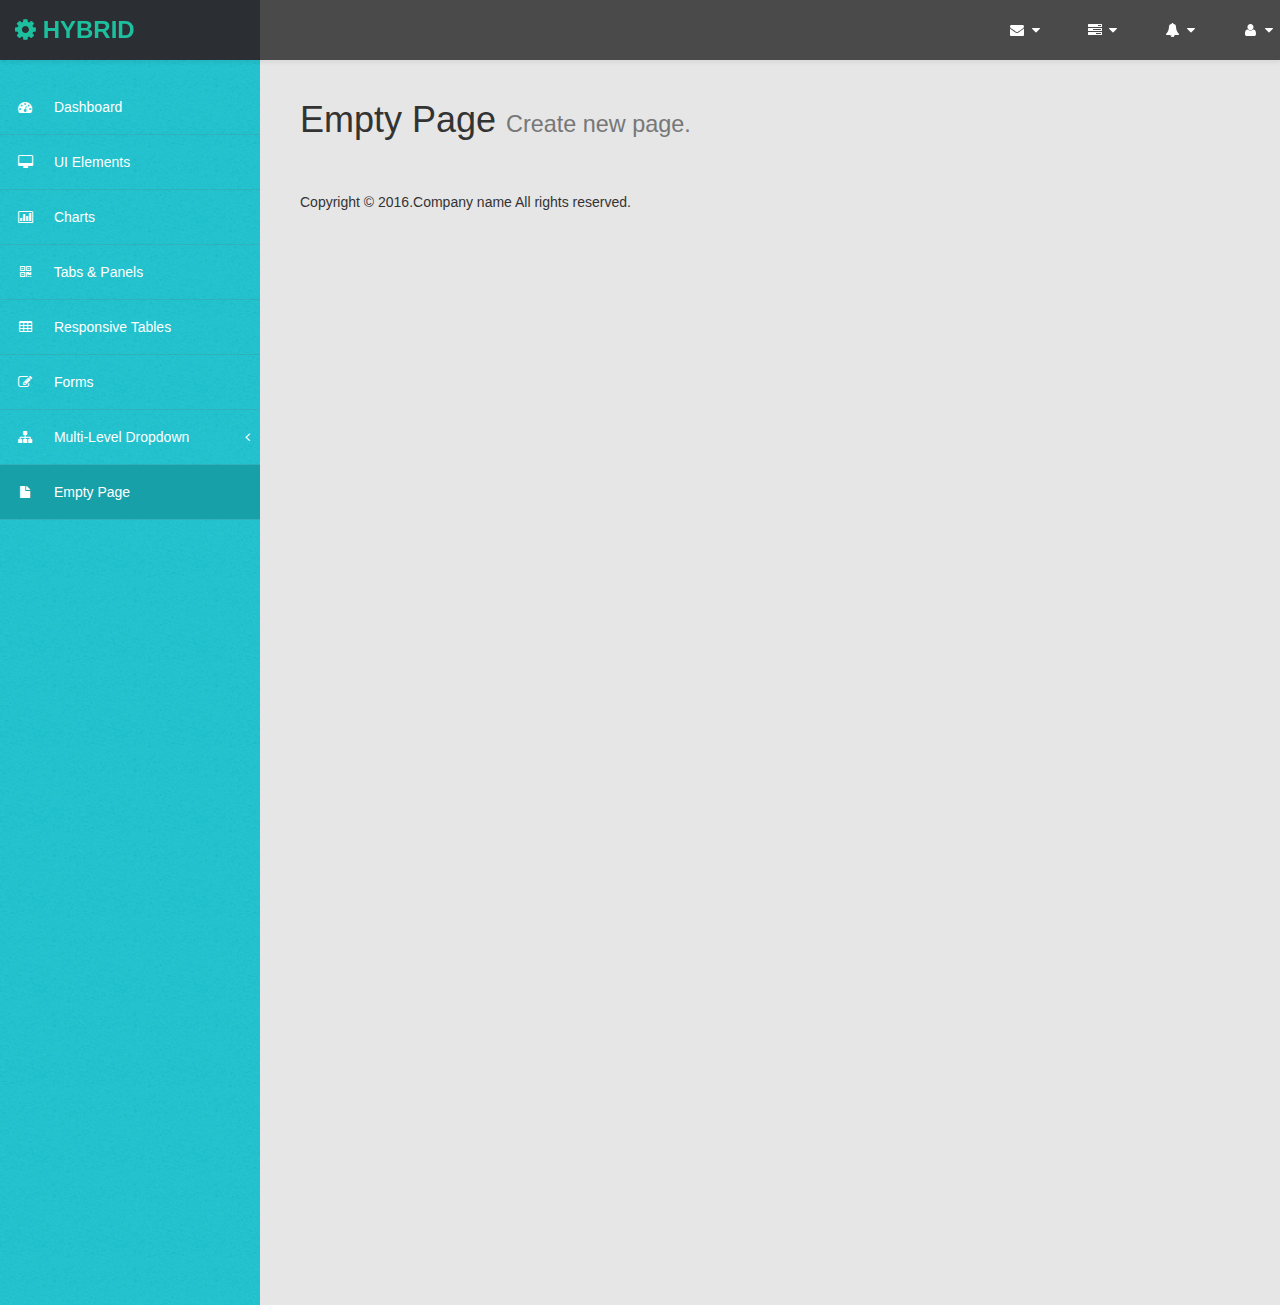
<file: src/main/webapp/html/empty.html>
﻿<!DOCTYPE html>
<html xmlns="http://www.w3.org/1999/xhtml">
<head>
    <meta charset="utf-8" />
    <meta name="viewport" content="width=device-width, initial-scale=1.0" />
    <title></title>
	<!-- Bootstrap Styles-->
    <link href="../assets1/css/bootstrap.css" rel="stylesheet" />
     <!-- FontAwesome Styles-->
    <link href="../assets1/css/font-awesome.css" rel="stylesheet" />
        <!-- Custom Styles-->
    <link href="../assets1/css/custom-styles.css" rel="stylesheet" />
     <!-- Google Fonts-->
   <!-- <link href='http://fonts.useso.com/css?family=Open+Sans' rel='stylesheet' type='text/css' /> -->
</head>
<body>
    <div id="wrapper">
        <nav class="navbar navbar-default top-navbar" role="navigation">
            <div class="navbar-header">
                <button type="button" class="navbar-toggle" data-toggle="collapse" data-target=".sidebar-collapse">
                    <span class="sr-only">Toggle navigation</span>
                    <span class="icon-bar"></span>
                    <span class="icon-bar"></span>
                    <span class="icon-bar"></span>
                </button>
                <a class="navbar-brand" href="index.html"><i class="fa fa-gear"></i> <strong>HYBRID</strong></a>
            </div>

            <ul class="nav navbar-top-links navbar-right">
                <li class="dropdown">
                    <a class="dropdown-toggle" data-toggle="dropdown" href="#" aria-expanded="false">
                        <i class="fa fa-envelope fa-fw"></i> <i class="fa fa-caret-down"></i>
                    </a>
                    <ul class="dropdown-menu dropdown-messages">
                        <li>
                            <a href="#">
                                <div>
                                    <strong>John Doe</strong>
                                    <span class="pull-right text-muted">
                                        <em>Today</em>
                                    </span>
                                </div>
                                <div>Lorem Ipsum has been the industry's standard dummy text ever since the 1500s...</div>
                            </a>
                        </li>
                        <li class="divider"></li>
                        <li>
                            <a href="#">
                                <div>
                                    <strong>John Smith</strong>
                                    <span class="pull-right text-muted">
                                        <em>Yesterday</em>
                                    </span>
                                </div>
                                <div>Lorem Ipsum has been the industry's standard dummy text ever since an kwilnw...</div>
                            </a>
                        </li>
                        <li class="divider"></li>
                        <li>
                            <a href="#">
                                <div>
                                    <strong>John Smith</strong>
                                    <span class="pull-right text-muted">
                                        <em>Yesterday</em>
                                    </span>
                                </div>
                                <div>Lorem Ipsum has been the industry's standard dummy text ever since the...</div>
                            </a>
                        </li>
                        <li class="divider"></li>
                        <li>
                            <a class="text-center" href="#">
                                <strong>Read All Messages</strong>
                                <i class="fa fa-angle-right"></i>
                            </a>
                        </li>
                    </ul>
                    <!-- /.dropdown-messages -->
                </li>
                <!-- /.dropdown -->
                <li class="dropdown">
                    <a class="dropdown-toggle" data-toggle="dropdown" href="#" aria-expanded="false">
                        <i class="fa fa-tasks fa-fw"></i> <i class="fa fa-caret-down"></i>
                    </a>
                    <ul class="dropdown-menu dropdown-tasks">
                        <li>
                            <a href="#">
                                <div>
                                    <p>
                                        <strong>Task 1</strong>
                                        <span class="pull-right text-muted">60% Complete</span>
                                    </p>
                                    <div class="progress progress-striped active">
                                        <div class="progress-bar progress-bar-success" role="progressbar" aria-valuenow="60" aria-valuemin="0" aria-valuemax="100" style="width: 60%">
                                            <span class="sr-only">60% Complete (success)</span>
                                        </div>
                                    </div>
                                </div>
                            </a>
                        </li>
                        <li class="divider"></li>
                        <li>
                            <a href="#">
                                <div>
                                    <p>
                                        <strong>Task 2</strong>
                                        <span class="pull-right text-muted">28% Complete</span>
                                    </p>
                                    <div class="progress progress-striped active">
                                        <div class="progress-bar progress-bar-info" role="progressbar" aria-valuenow="28" aria-valuemin="0" aria-valuemax="100" style="width: 28%">
                                            <span class="sr-only">28% Complete</span>
                                        </div>
                                    </div>
                                </div>
                            </a>
                        </li>
                        <li class="divider"></li>
                        <li>
                            <a href="#">
                                <div>
                                    <p>
                                        <strong>Task 3</strong>
                                        <span class="pull-right text-muted">60% Complete</span>
                                    </p>
                                    <div class="progress progress-striped active">
                                        <div class="progress-bar progress-bar-warning" role="progressbar" aria-valuenow="60" aria-valuemin="0" aria-valuemax="100" style="width: 60%">
                                            <span class="sr-only">60% Complete (warning)</span>
                                        </div>
                                    </div>
                                </div>
                            </a>
                        </li>
                        <li class="divider"></li>
                        <li>
                            <a href="#">
                                <div>
                                    <p>
                                        <strong>Task 4</strong>
                                        <span class="pull-right text-muted">85% Complete</span>
                                    </p>
                                    <div class="progress progress-striped active">
                                        <div class="progress-bar progress-bar-danger" role="progressbar" aria-valuenow="85" aria-valuemin="0" aria-valuemax="100" style="width: 85%">
                                            <span class="sr-only">85% Complete (danger)</span>
                                        </div>
                                    </div>
                                </div>
                            </a>
                        </li>
                        <li class="divider"></li>
                        <li>
                            <a class="text-center" href="#">
                                <strong>See All Tasks</strong>
                                <i class="fa fa-angle-right"></i>
                            </a>
                        </li>
                    </ul>
                    <!-- /.dropdown-tasks -->
                </li>
                <!-- /.dropdown -->
                <li class="dropdown">
                    <a class="dropdown-toggle" data-toggle="dropdown" href="#" aria-expanded="false">
                        <i class="fa fa-bell fa-fw"></i> <i class="fa fa-caret-down"></i>
                    </a>
                    <ul class="dropdown-menu dropdown-alerts">
                        <li>
                            <a href="#">
                                <div>
                                    <i class="fa fa-comment fa-fw"></i> New Comment
                                    <span class="pull-right text-muted small">4 min</span>
                                </div>
                            </a>
                        </li>
                        <li class="divider"></li>
                        <li>
                            <a href="#">
                                <div>
                                    <i class="fa fa-twitter fa-fw"></i> 3 New Followers
                                    <span class="pull-right text-muted small">12 min</span>
                                </div>
                            </a>
                        </li>
                        <li class="divider"></li>
                        <li>
                            <a href="#">
                                <div>
                                    <i class="fa fa-envelope fa-fw"></i> Message Sent
                                    <span class="pull-right text-muted small">4 min</span>
                                </div>
                            </a>
                        </li>
                        <li class="divider"></li>
                        <li>
                            <a href="#">
                                <div>
                                    <i class="fa fa-tasks fa-fw"></i> New Task
                                    <span class="pull-right text-muted small">4 min</span>
                                </div>
                            </a>
                        </li>
                        <li class="divider"></li>
                        <li>
                            <a href="#">
                                <div>
                                    <i class="fa fa-upload fa-fw"></i> Server Rebooted
                                    <span class="pull-right text-muted small">4 min</span>
                                </div>
                            </a>
                        </li>
                        <li class="divider"></li>
                        <li>
                            <a class="text-center" href="#">
                                <strong>See All Alerts</strong>
                                <i class="fa fa-angle-right"></i>
                            </a>
                        </li>
                    </ul>
                    <!-- /.dropdown-alerts -->
                </li>
                <!-- /.dropdown -->
                <li class="dropdown">
                    <a class="dropdown-toggle" data-toggle="dropdown" href="#" aria-expanded="false">
                        <i class="fa fa-user fa-fw"></i> <i class="fa fa-caret-down"></i>
                    </a>
                    <ul class="dropdown-menu dropdown-user">
                        <li><a href="#"><i class="fa fa-user fa-fw"></i> User Profile</a>
                        </li>
                        <li><a href="#"><i class="fa fa-gear fa-fw"></i> Settings</a>
                        </li>
                        <li class="divider"></li>
                        <li><a href="#"><i class="fa fa-sign-out fa-fw"></i> Logout</a>
                        </li>
                    </ul>
                    <!-- /.dropdown-user -->
                </li>
                <!-- /.dropdown -->
            </ul>
        </nav>
        <!--/. NAV TOP  -->
        <nav class="navbar-default navbar-side" role="navigation">
            <div class="sidebar-collapse">
                <ul class="nav" id="main-menu">

                    <li>
                        <a href="index.html"><i class="fa fa-dashboard"></i> Dashboard</a>
                    </li>
                    <li>
                        <a href="ui-elements.html"><i class="fa fa-desktop"></i> UI Elements</a>
                    </li>
					<li>
                        <a href="chart.html"><i class="fa fa-bar-chart-o"></i> Charts</a>
                    </li>
                    <li>
                        <a href="tab-panel.html"><i class="fa fa-qrcode"></i> Tabs & Panels</a>
                    </li>
                    
                    <li>
                        <a href="table.html"><i class="fa fa-table"></i> Responsive Tables</a>
                    </li>
                    <li>
                        <a href="form.html"><i class="fa fa-edit"></i> Forms </a>
                    </li>


                    <li>
                        <a href="#"><i class="fa fa-sitemap"></i> Multi-Level Dropdown<span class="fa arrow"></span></a>
                        <ul class="nav nav-second-level">
                            <li>
                                <a href="#">Second Level Link</a>
                            </li>
                            <li>
                                <a href="#">Second Level Link</a>
                            </li>
                            <li>
                                <a href="#">Second Level Link<span class="fa arrow"></span></a>
                                <ul class="nav nav-third-level">
                                    <li>
                                        <a href="#">Third Level Link</a>
                                    </li>
                                    <li>
                                        <a href="#">Third Level Link</a>
                                    </li>
                                    <li>
                                        <a href="#">Third Level Link</a>
                                    </li>

                                </ul>

                            </li>
                        </ul>
                    </li>
                    <li>
                        <a class="active-menu" href="empty.html"><i class="fa fa-fw fa-file"></i> Empty Page</a>
                    </li>
                </ul>

            </div>

        </nav>
        <!-- /. NAV SIDE  -->
        <div id="page-wrapper" >
            <div id="page-inner">
			 <div class="row">
                    <div class="col-md-12">
                        <h1 class="page-header">
                            Empty Page <small>Create new page.</small>
                        </h1>
                    </div>
                </div> 
                 <!-- /. ROW  -->
				 <footer><p>Copyright &copy; 2016.Company name All rights reserved.</p></footer>
				</div>
             <!-- /. PAGE INNER  -->
            </div>
         <!-- /. PAGE WRAPPER  -->
        </div>
     <!-- /. WRAPPER  -->
    <!-- JS Scripts-->
    <!-- jQuery Js -->
    <script src="../assets1/js/jquery-1.10.2.js"></script>
      <!-- Bootstrap Js -->
    <script src="../assets1/js/bootstrap.min.js"></script>
    <!-- Metis Menu Js -->
    <script src="../assets1/js/jquery.metisMenu.js"></script>
      <!-- Custom Js -->
    <script src="../assets1/js/custom-scripts.js"></script>
    
   
</body>
</html>
</file>
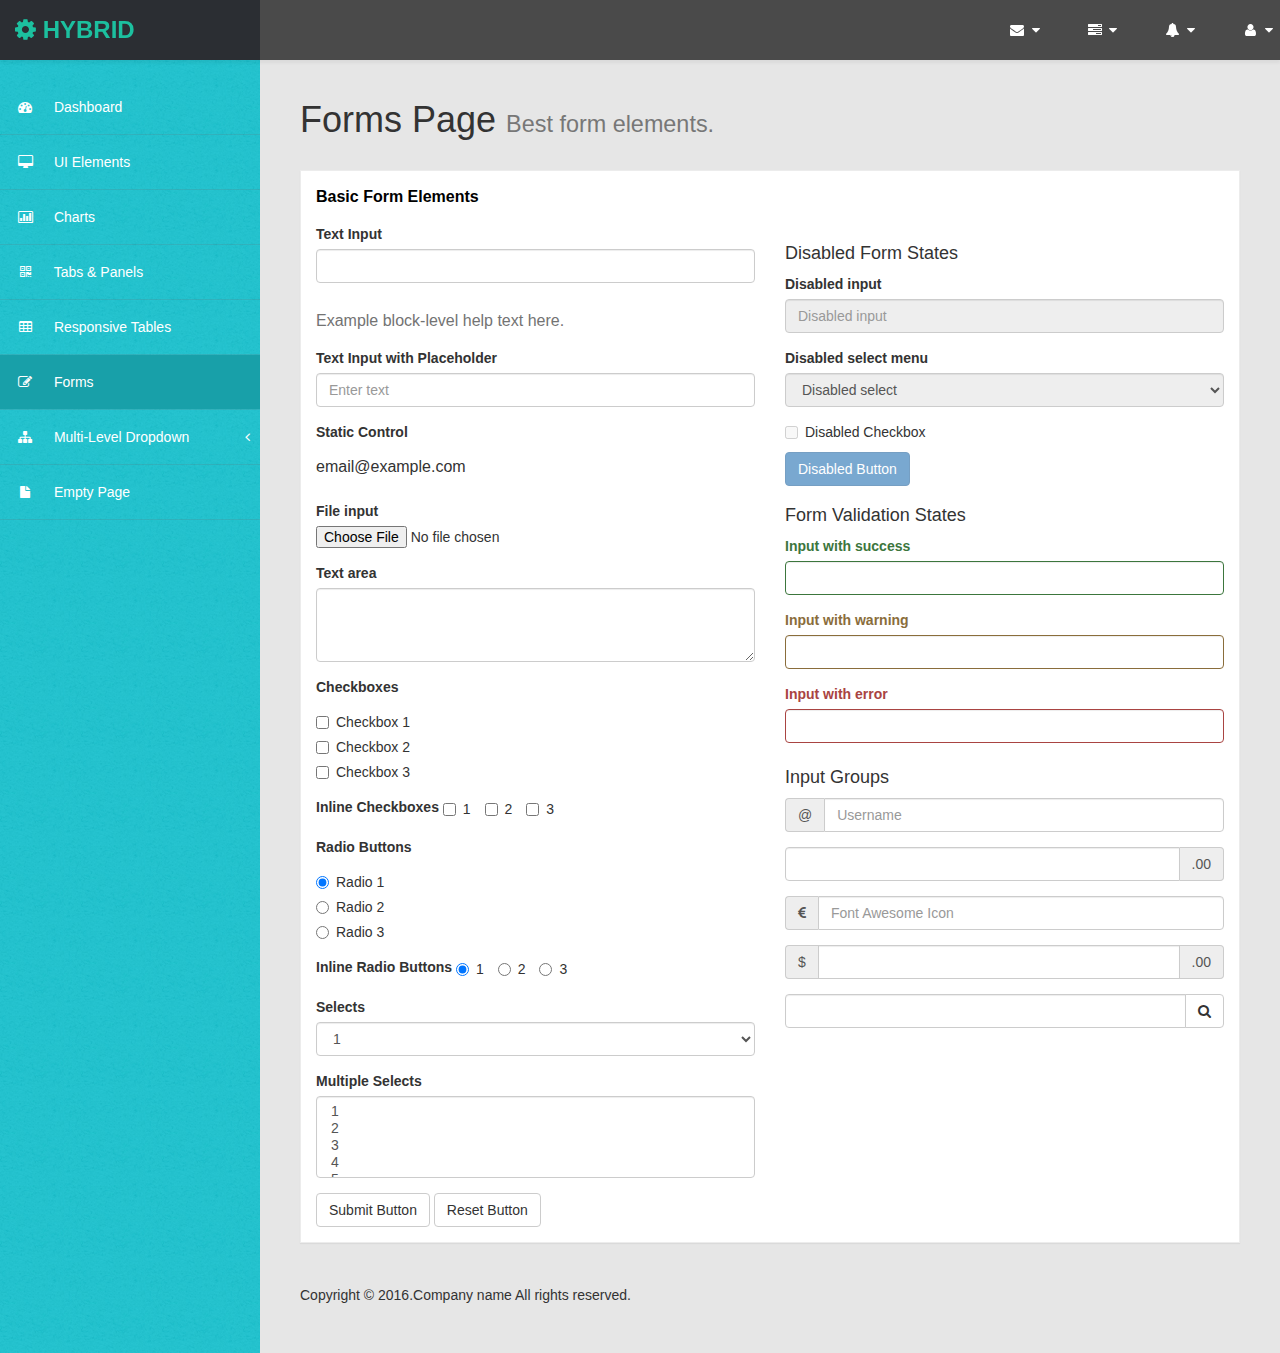
<file: src/main/webapp/html/form.html>
﻿<!DOCTYPE html>
<html xmlns="http://www.w3.org/1999/xhtml">
<head>
      <meta charset="utf-8" />
    <meta name="viewport" content="width=device-width, initial-scale=1.0" />
    <title></title>
	<!-- Bootstrap Styles-->
    <link href="../assets1/css/bootstrap.css" rel="stylesheet" />
     <!-- FontAwesome Styles-->
    <link href="../assets1/css/font-awesome.css" rel="stylesheet" />
        <!-- Custom Styles-->
    <link href="../assets1/css/custom-styles.css" rel="stylesheet" />
     <!-- Google Fonts-->
   <!-- <link href='http://fonts.useso.com/css?family=Open+Sans' rel='stylesheet' type='text/css' /> -->
</head>
<body>
    <div id="wrapper">
        <nav class="navbar navbar-default top-navbar" role="navigation">
            <div class="navbar-header">
                <button type="button" class="navbar-toggle" data-toggle="collapse" data-target=".sidebar-collapse">
                    <span class="sr-only">Toggle navigation</span>
                    <span class="icon-bar"></span>
                    <span class="icon-bar"></span>
                    <span class="icon-bar"></span>
                </button>
                <a class="navbar-brand" href="index.html"><i class="fa fa-gear"></i> <strong>HYBRID</strong></a>
            </div>

            <ul class="nav navbar-top-links navbar-right">
                <li class="dropdown">
                    <a class="dropdown-toggle" data-toggle="dropdown" href="#" aria-expanded="false">
                        <i class="fa fa-envelope fa-fw"></i> <i class="fa fa-caret-down"></i>
                    </a>
                    <ul class="dropdown-menu dropdown-messages">
                        <li>
                            <a href="#">
                                <div>
                                    <strong>John Doe</strong>
                                    <span class="pull-right text-muted">
                                        <em>Today</em>
                                    </span>
                                </div>
                                <div>Lorem Ipsum has been the industry's standard dummy text ever since the 1500s...</div>
                            </a>
                        </li>
                        <li class="divider"></li>
                        <li>
                            <a href="#">
                                <div>
                                    <strong>John Smith</strong>
                                    <span class="pull-right text-muted">
                                        <em>Yesterday</em>
                                    </span>
                                </div>
                                <div>Lorem Ipsum has been the industry's standard dummy text ever since an kwilnw...</div>
                            </a>
                        </li>
                        <li class="divider"></li>
                        <li>
                            <a href="#">
                                <div>
                                    <strong>John Smith</strong>
                                    <span class="pull-right text-muted">
                                        <em>Yesterday</em>
                                    </span>
                                </div>
                                <div>Lorem Ipsum has been the industry's standard dummy text ever since the...</div>
                            </a>
                        </li>
                        <li class="divider"></li>
                        <li>
                            <a class="text-center" href="#">
                                <strong>Read All Messages</strong>
                                <i class="fa fa-angle-right"></i>
                            </a>
                        </li>
                    </ul>
                    <!-- /.dropdown-messages -->
                </li>
                <!-- /.dropdown -->
                <li class="dropdown">
                    <a class="dropdown-toggle" data-toggle="dropdown" href="#" aria-expanded="false">
                        <i class="fa fa-tasks fa-fw"></i> <i class="fa fa-caret-down"></i>
                    </a>
                    <ul class="dropdown-menu dropdown-tasks">
                        <li>
                            <a href="#">
                                <div>
                                    <p>
                                        <strong>Task 1</strong>
                                        <span class="pull-right text-muted">60% Complete</span>
                                    </p>
                                    <div class="progress progress-striped active">
                                        <div class="progress-bar progress-bar-success" role="progressbar" aria-valuenow="60" aria-valuemin="0" aria-valuemax="100" style="width: 60%">
                                            <span class="sr-only">60% Complete (success)</span>
                                        </div>
                                    </div>
                                </div>
                            </a>
                        </li>
                        <li class="divider"></li>
                        <li>
                            <a href="#">
                                <div>
                                    <p>
                                        <strong>Task 2</strong>
                                        <span class="pull-right text-muted">28% Complete</span>
                                    </p>
                                    <div class="progress progress-striped active">
                                        <div class="progress-bar progress-bar-info" role="progressbar" aria-valuenow="28" aria-valuemin="0" aria-valuemax="100" style="width: 28%">
                                            <span class="sr-only">28% Complete</span>
                                        </div>
                                    </div>
                                </div>
                            </a>
                        </li>
                        <li class="divider"></li>
                        <li>
                            <a href="#">
                                <div>
                                    <p>
                                        <strong>Task 3</strong>
                                        <span class="pull-right text-muted">60% Complete</span>
                                    </p>
                                    <div class="progress progress-striped active">
                                        <div class="progress-bar progress-bar-warning" role="progressbar" aria-valuenow="60" aria-valuemin="0" aria-valuemax="100" style="width: 60%">
                                            <span class="sr-only">60% Complete (warning)</span>
                                        </div>
                                    </div>
                                </div>
                            </a>
                        </li>
                        <li class="divider"></li>
                        <li>
                            <a href="#">
                                <div>
                                    <p>
                                        <strong>Task 4</strong>
                                        <span class="pull-right text-muted">85% Complete</span>
                                    </p>
                                    <div class="progress progress-striped active">
                                        <div class="progress-bar progress-bar-danger" role="progressbar" aria-valuenow="85" aria-valuemin="0" aria-valuemax="100" style="width: 85%">
                                            <span class="sr-only">85% Complete (danger)</span>
                                        </div>
                                    </div>
                                </div>
                            </a>
                        </li>
                        <li class="divider"></li>
                        <li>
                            <a class="text-center" href="#">
                                <strong>See All Tasks</strong>
                                <i class="fa fa-angle-right"></i>
                            </a>
                        </li>
                    </ul>
                    <!-- /.dropdown-tasks -->
                </li>
                <!-- /.dropdown -->
                <li class="dropdown">
                    <a class="dropdown-toggle" data-toggle="dropdown" href="#" aria-expanded="false">
                        <i class="fa fa-bell fa-fw"></i> <i class="fa fa-caret-down"></i>
                    </a>
                    <ul class="dropdown-menu dropdown-alerts">
                        <li>
                            <a href="#">
                                <div>
                                    <i class="fa fa-comment fa-fw"></i> New Comment
                                    <span class="pull-right text-muted small">4 min</span>
                                </div>
                            </a>
                        </li>
                        <li class="divider"></li>
                        <li>
                            <a href="#">
                                <div>
                                    <i class="fa fa-twitter fa-fw"></i> 3 New Followers
                                    <span class="pull-right text-muted small">12 min</span>
                                </div>
                            </a>
                        </li>
                        <li class="divider"></li>
                        <li>
                            <a href="#">
                                <div>
                                    <i class="fa fa-envelope fa-fw"></i> Message Sent
                                    <span class="pull-right text-muted small">4 min</span>
                                </div>
                            </a>
                        </li>
                        <li class="divider"></li>
                        <li>
                            <a href="#">
                                <div>
                                    <i class="fa fa-tasks fa-fw"></i> New Task
                                    <span class="pull-right text-muted small">4 min</span>
                                </div>
                            </a>
                        </li>
                        <li class="divider"></li>
                        <li>
                            <a href="#">
                                <div>
                                    <i class="fa fa-upload fa-fw"></i> Server Rebooted
                                    <span class="pull-right text-muted small">4 min</span>
                                </div>
                            </a>
                        </li>
                        <li class="divider"></li>
                        <li>
                            <a class="text-center" href="#">
                                <strong>See All Alerts</strong>
                                <i class="fa fa-angle-right"></i>
                            </a>
                        </li>
                    </ul>
                    <!-- /.dropdown-alerts -->
                </li>
                <!-- /.dropdown -->
                <li class="dropdown">
                    <a class="dropdown-toggle" data-toggle="dropdown" href="#" aria-expanded="false">
                        <i class="fa fa-user fa-fw"></i> <i class="fa fa-caret-down"></i>
                    </a>
                    <ul class="dropdown-menu dropdown-user">
                        <li><a href="#"><i class="fa fa-user fa-fw"></i> User Profile</a>
                        </li>
                        <li><a href="#"><i class="fa fa-gear fa-fw"></i> Settings</a>
                        </li>
                        <li class="divider"></li>
                        <li><a href="#"><i class="fa fa-sign-out fa-fw"></i> Logout</a>
                        </li>
                    </ul>
                    <!-- /.dropdown-user -->
                </li>
                <!-- /.dropdown -->
            </ul>
        </nav>
        <!--/. NAV TOP  -->
        <nav class="navbar-default navbar-side" role="navigation">
            <div class="sidebar-collapse">
                <ul class="nav" id="main-menu">

                    <li>
                        <a href="index.html"><i class="fa fa-dashboard"></i> Dashboard</a>
                    </li>
                    <li>
                        <a href="ui-elements.html"><i class="fa fa-desktop"></i> UI Elements</a>
                    </li>
					<li>
                        <a href="chart.html"><i class="fa fa-bar-chart-o"></i> Charts</a>
                    </li>
                    <li>
                        <a href="tab-panel.html"><i class="fa fa-qrcode"></i> Tabs & Panels</a>
                    </li>
                    
                    <li>
                        <a href="table.html"><i class="fa fa-table"></i> Responsive Tables</a>
                    </li>
                    <li>
                        <a href="form.html" class="active-menu"><i class="fa fa-edit"></i> Forms </a>
                    </li>


                    <li>
                        <a href="#"><i class="fa fa-sitemap"></i> Multi-Level Dropdown<span class="fa arrow"></span></a>
                        <ul class="nav nav-second-level">
                            <li>
                                <a href="#">Second Level Link</a>
                            </li>
                            <li>
                                <a href="#">Second Level Link</a>
                            </li>
                            <li>
                                <a href="#">Second Level Link<span class="fa arrow"></span></a>
                                <ul class="nav nav-third-level">
                                    <li>
                                        <a href="#">Third Level Link</a>
                                    </li>
                                    <li>
                                        <a href="#">Third Level Link</a>
                                    </li>
                                    <li>
                                        <a href="#">Third Level Link</a>
                                    </li>

                                </ul>

                            </li>
                        </ul>
                    </li>
                    <li>
                        <a href="empty.html"><i class="fa fa-fw fa-file"></i> Empty Page</a>
                    </li>
                </ul>

            </div>

        </nav>
        <!-- /. NAV SIDE  -->
        <div id="page-wrapper" >
            <div id="page-inner">
			 <div class="row">
                    <div class="col-md-12">
                        <h1 class="page-header">
                            Forms Page <small>Best form elements.</small>
                        </h1>
                    </div>
                </div> 
                 <!-- /. ROW  -->
              <div class="row">
                <div class="col-lg-12">
                    <div class="panel panel-default">
                        <div class="panel-heading">
                            Basic Form Elements
                        </div>
                        <div class="panel-body">
                            <div class="row">
                                <div class="col-lg-6">
                                    <form role="form">
                                        <div class="form-group">
                                            <label>Text Input</label>
                                            <input class="form-control">
                                            <p class="help-block">Example block-level help text here.</p>
                                        </div>
                                        <div class="form-group">
                                            <label>Text Input with Placeholder</label>
                                            <input class="form-control" placeholder="Enter text">
                                        </div>
                                        <div class="form-group">
                                            <label>Static Control</label>
                                            <p class="form-control-static">email@example.com</p>
                                        </div>
                                        <div class="form-group">
                                            <label>File input</label>
                                            <input type="file">
                                        </div>
                                        <div class="form-group">
                                            <label>Text area</label>
                                            <textarea class="form-control" rows="3"></textarea>
                                        </div>
                                        <div class="form-group">
                                            <label>Checkboxes</label>
                                            <div class="checkbox">
                                                <label>
                                                    <input type="checkbox" value="">Checkbox 1
                                                </label>
                                            </div>
                                            <div class="checkbox">
                                                <label>
                                                    <input type="checkbox" value="">Checkbox 2
                                                </label>
                                            </div>
                                            <div class="checkbox">
                                                <label>
                                                    <input type="checkbox" value="">Checkbox 3
                                                </label>
                                            </div>
                                        </div>
                                        <div class="form-group">
                                            <label>Inline Checkboxes</label>
                                            <label class="checkbox-inline">
                                                <input type="checkbox">1
                                            </label>
                                            <label class="checkbox-inline">
                                                <input type="checkbox">2
                                            </label>
                                            <label class="checkbox-inline">
                                                <input type="checkbox">3
                                            </label>
                                        </div>
                                        <div class="form-group">
                                            <label>Radio Buttons</label>
                                            <div class="radio">
                                                <label>
                                                    <input type="radio" name="optionsRadios" id="optionsRadios1" value="option1" checked="">Radio 1
                                                </label>
                                            </div>
                                            <div class="radio">
                                                <label>
                                                    <input type="radio" name="optionsRadios" id="optionsRadios2" value="option2">Radio 2
                                                </label>
                                            </div>
                                            <div class="radio">
                                                <label>
                                                    <input type="radio" name="optionsRadios" id="optionsRadios3" value="option3">Radio 3
                                                </label>
                                            </div>
                                        </div>
                                        <div class="form-group">
                                            <label>Inline Radio Buttons</label>
                                            <label class="radio-inline">
                                                <input type="radio" name="optionsRadiosInline" id="optionsRadiosInline1" value="option1" checked="">1
                                            </label>
                                            <label class="radio-inline">
                                                <input type="radio" name="optionsRadiosInline" id="optionsRadiosInline2" value="option2">2
                                            </label>
                                            <label class="radio-inline">
                                                <input type="radio" name="optionsRadiosInline" id="optionsRadiosInline3" value="option3">3
                                            </label>
                                        </div>
                                        <div class="form-group">
                                            <label>Selects</label>
                                            <select class="form-control">
                                                <option>1</option>
                                                <option>2</option>
                                                <option>3</option>
                                                <option>4</option>
                                                <option>5</option>
                                            </select>
                                        </div>
                                        <div class="form-group">
                                            <label>Multiple Selects</label>
                                            <select multiple="" class="form-control">
                                                <option>1</option>
                                                <option>2</option>
                                                <option>3</option>
                                                <option>4</option>
                                                <option>5</option>
                                            </select>
                                        </div>
                                        <button type="submit" class="btn btn-default">Submit Button</button>
                                        <button type="reset" class="btn btn-default">Reset Button</button>
                                    </form>
                                </div>
                                <!-- /.col-lg-6 (nested) -->
                                <div class="col-lg-6">
                                    <h4>Disabled Form States</h4>
                                    <form role="form">
                                        <fieldset disabled="">
                                            <div class="form-group">
                                                <label for="disabledSelect">Disabled input</label>
                                                <input class="form-control" id="disabledInput" type="text" placeholder="Disabled input" disabled="">
                                            </div>
                                            <div class="form-group">
                                                <label for="disabledSelect">Disabled select menu</label>
                                                <select id="disabledSelect" class="form-control">
                                                    <option>Disabled select</option>
                                                </select>
                                            </div>
                                            <div class="checkbox">
                                                <label>
                                                    <input type="checkbox">Disabled Checkbox
                                                </label>
                                            </div>
                                            <button type="submit" class="btn btn-primary">Disabled Button</button>
                                        </fieldset>
                                    </form>
                                    <h4>Form Validation States</h4>
                                    <form role="form">
                                        <div class="form-group has-success">
                                            <label class="control-label" for="inputSuccess">Input with success</label>
                                            <input type="text" class="form-control" id="inputSuccess">
                                        </div>
                                        <div class="form-group has-warning">
                                            <label class="control-label" for="inputWarning">Input with warning</label>
                                            <input type="text" class="form-control" id="inputWarning">
                                        </div>
                                        <div class="form-group has-error">
                                            <label class="control-label" for="inputError">Input with error</label>
                                            <input type="text" class="form-control" id="inputError">
                                        </div>
                                    </form>
                                    <h4>Input Groups</h4>
                                    <form role="form">
                                        <div class="form-group input-group">
                                            <span class="input-group-addon">@</span>
                                            <input type="text" class="form-control" placeholder="Username">
                                        </div>
                                        <div class="form-group input-group">
                                            <input type="text" class="form-control">
                                            <span class="input-group-addon">.00</span>
                                        </div>
                                        <div class="form-group input-group">
                                            <span class="input-group-addon"><i class="fa fa-eur"></i>
                                            </span>
                                            <input type="text" class="form-control" placeholder="Font Awesome Icon">
                                        </div>
                                        <div class="form-group input-group">
                                            <span class="input-group-addon">$</span>
                                            <input type="text" class="form-control">
                                            <span class="input-group-addon">.00</span>
                                        </div>
                                        <div class="form-group input-group">
                                            <input type="text" class="form-control">
                                            <span class="input-group-btn">
                                                <button class="btn btn-default" type="button"><i class="fa fa-search"></i>
                                                </button>
                                            </span>
                                        </div>
                                    </form>
                                </div>
                                <!-- /.col-lg-6 (nested) -->
                            </div>
                            <!-- /.row (nested) -->
                        </div>
                        <!-- /.panel-body -->
                    </div>
                    <!-- /.panel -->
                </div>
                <!-- /.col-lg-12 -->
            </div>
			<footer><p>Copyright &copy; 2016.Company name All rights reserved.</p></footer>
			</div>
             <!-- /. PAGE INNER  -->
            </div>
         <!-- /. PAGE WRAPPER  -->
        </div>
     <!-- /. WRAPPER  -->
    <!-- JS Scripts-->
    <!-- jQuery Js -->
    <script src="../assets1/js/jquery-1.10.2.js"></script>
      <!-- Bootstrap Js -->
    <script src="../assets1/js/bootstrap.min.js"></script>
    <!-- Metis Menu Js -->
    <script src="../assets1/js/jquery.metisMenu.js"></script>
      <!-- Custom Js -->
    <script src="../assets1/js/custom-scripts.js"></script>
    
   
</body>
</html>
</file>
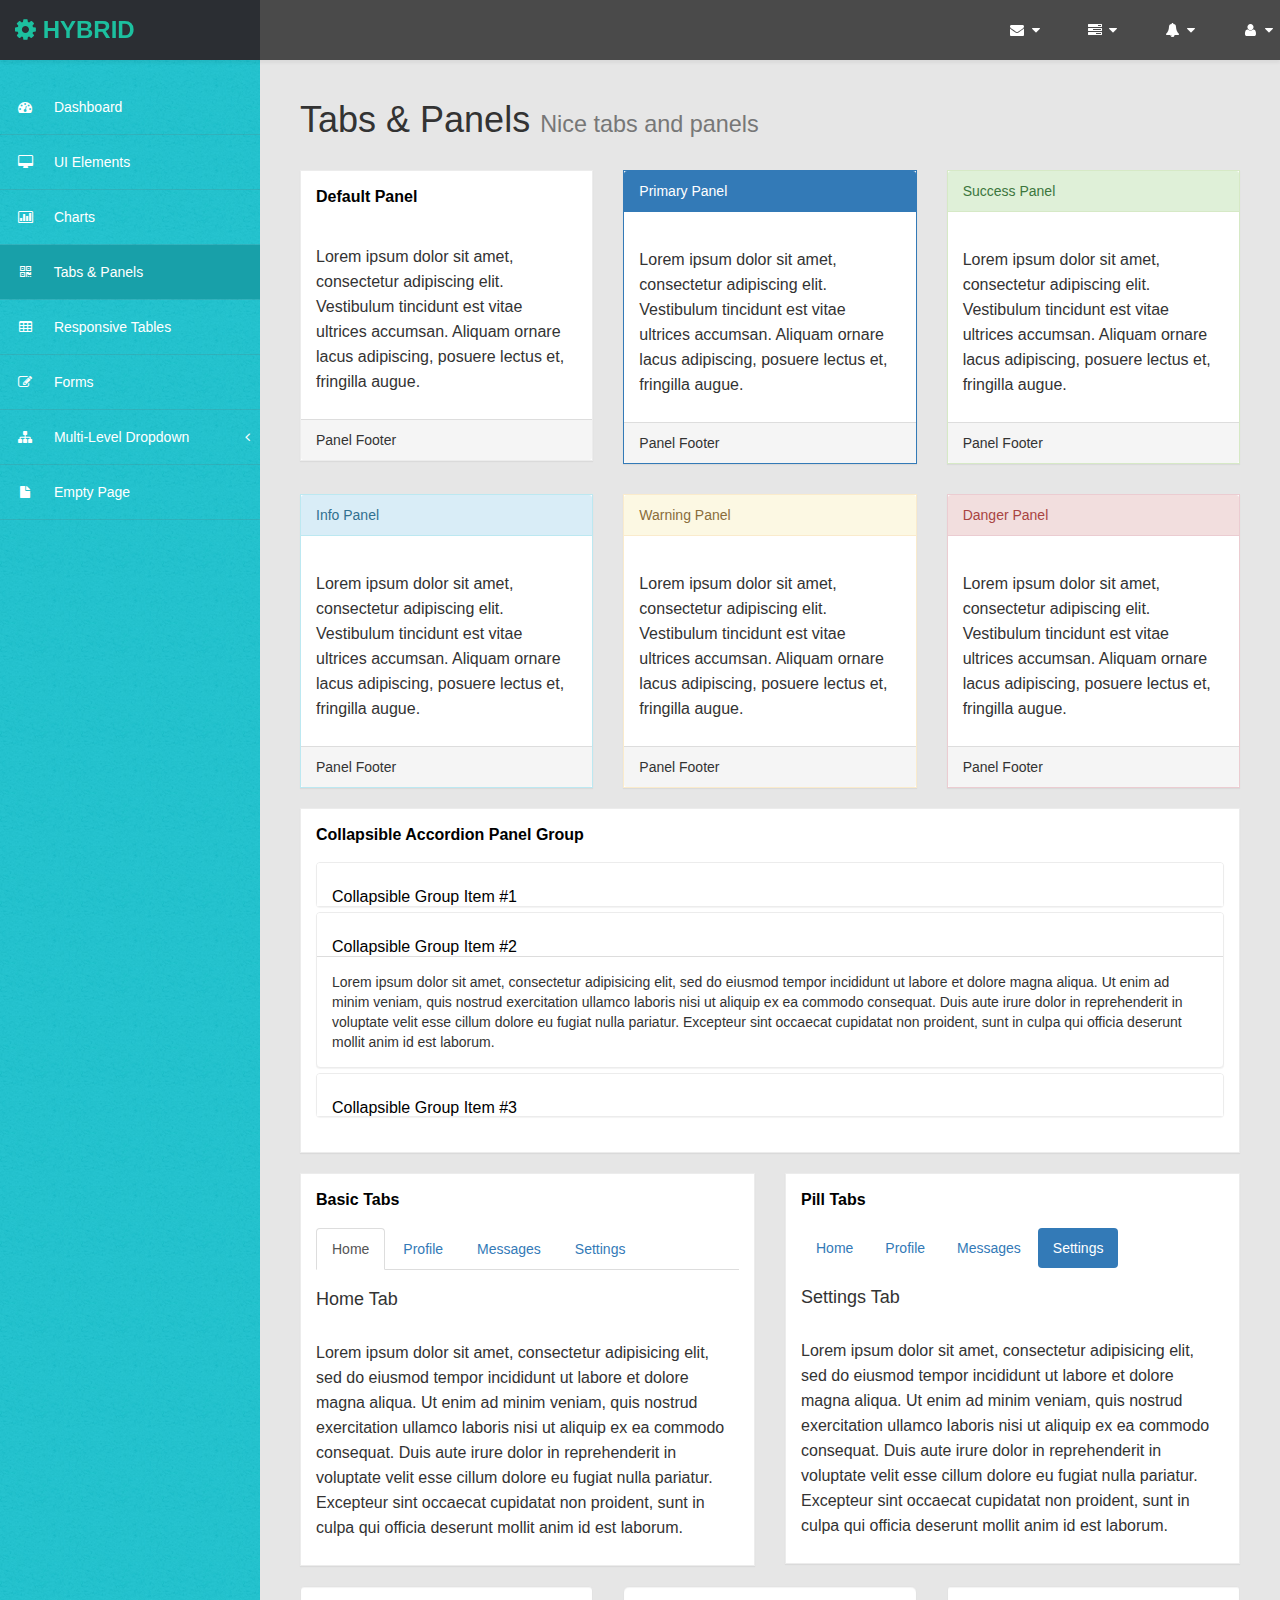
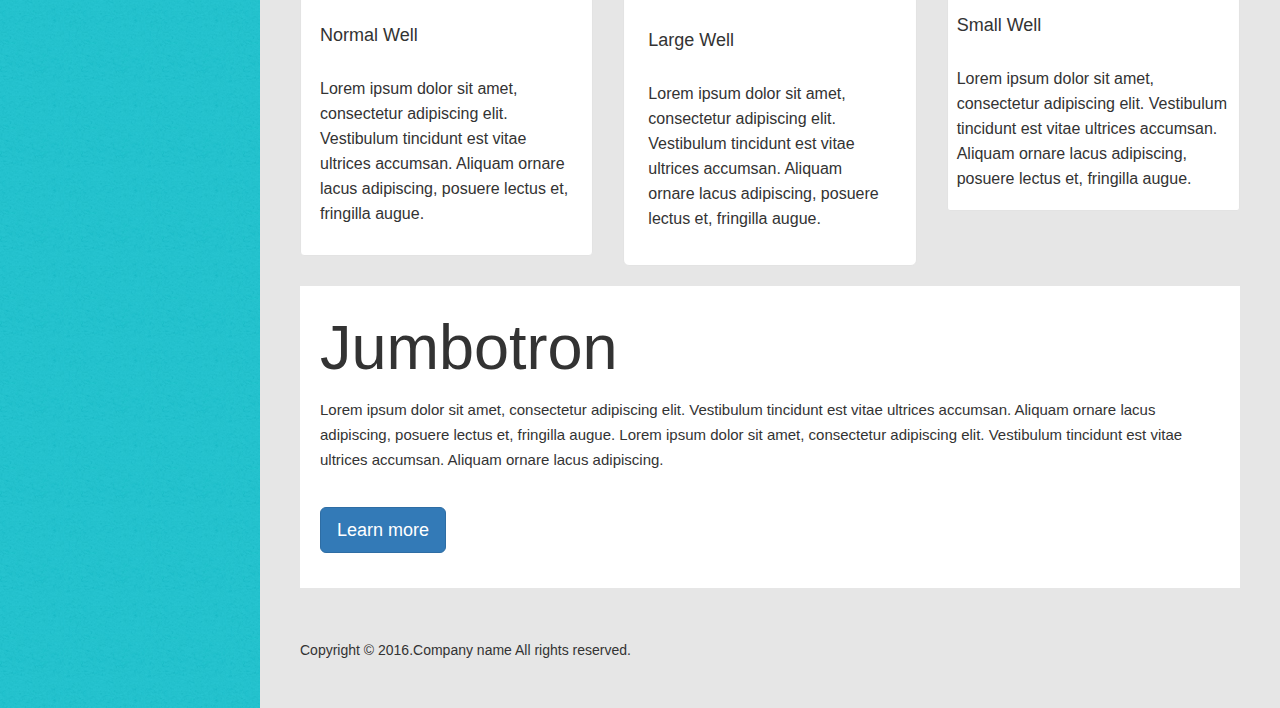
<file: src/main/webapp/html/tab-panel.html>
﻿<!DOCTYPE html>
<html xmlns="http://www.w3.org/1999/xhtml">
<head>
      <meta charset="utf-8" />
    <meta name="viewport" content="width=device-width, initial-scale=1.0" />
    <title></title>
	<!-- Bootstrap Styles-->
    <link href="../assets1/css/bootstrap.css" rel="stylesheet" />
     <!-- FontAwesome Styles-->
    <link href="../assets1/css/font-awesome.css" rel="stylesheet" />
        <!-- Custom Styles-->
    <link href="../assets1/css/custom-styles.css" rel="stylesheet" />
     <!-- Google Fonts-->
   <!-- <link href='http://fonts.useso.com/css?family=Open+Sans' rel='stylesheet' type='text/css' /> -->
</head>
<body>
    <div id="wrapper">
        <nav class="navbar navbar-default top-navbar" role="navigation">
            <div class="navbar-header">
                <button type="button" class="navbar-toggle" data-toggle="collapse" data-target=".sidebar-collapse">
                    <span class="sr-only">Toggle navigation</span>
                    <span class="icon-bar"></span>
                    <span class="icon-bar"></span>
                    <span class="icon-bar"></span>
                </button>
                <a class="navbar-brand" href="index.html"><i class="fa fa-gear"></i> <strong>HYBRID</strong></a>
            </div>

            <ul class="nav navbar-top-links navbar-right">
                <li class="dropdown">
                    <a class="dropdown-toggle" data-toggle="dropdown" href="#" aria-expanded="false">
                        <i class="fa fa-envelope fa-fw"></i> <i class="fa fa-caret-down"></i>
                    </a>
                    <ul class="dropdown-menu dropdown-messages">
                        <li>
                            <a href="#">
                                <div>
                                    <strong>John Doe</strong>
                                    <span class="pull-right text-muted">
                                        <em>Today</em>
                                    </span>
                                </div>
                                <div>Lorem Ipsum has been the industry's standard dummy text ever since the 1500s...</div>
                            </a>
                        </li>
                        <li class="divider"></li>
                        <li>
                            <a href="#">
                                <div>
                                    <strong>John Smith</strong>
                                    <span class="pull-right text-muted">
                                        <em>Yesterday</em>
                                    </span>
                                </div>
                                <div>Lorem Ipsum has been the industry's standard dummy text ever since an kwilnw...</div>
                            </a>
                        </li>
                        <li class="divider"></li>
                        <li>
                            <a href="#">
                                <div>
                                    <strong>John Smith</strong>
                                    <span class="pull-right text-muted">
                                        <em>Yesterday</em>
                                    </span>
                                </div>
                                <div>Lorem Ipsum has been the industry's standard dummy text ever since the...</div>
                            </a>
                        </li>
                        <li class="divider"></li>
                        <li>
                            <a class="text-center" href="#">
                                <strong>Read All Messages</strong>
                                <i class="fa fa-angle-right"></i>
                            </a>
                        </li>
                    </ul>
                    <!-- /.dropdown-messages -->
                </li>
                <!-- /.dropdown -->
                <li class="dropdown">
                    <a class="dropdown-toggle" data-toggle="dropdown" href="#" aria-expanded="false">
                        <i class="fa fa-tasks fa-fw"></i> <i class="fa fa-caret-down"></i>
                    </a>
                    <ul class="dropdown-menu dropdown-tasks">
                        <li>
                            <a href="#">
                                <div>
                                    <p>
                                        <strong>Task 1</strong>
                                        <span class="pull-right text-muted">60% Complete</span>
                                    </p>
                                    <div class="progress progress-striped active">
                                        <div class="progress-bar progress-bar-success" role="progressbar" aria-valuenow="60" aria-valuemin="0" aria-valuemax="100" style="width: 60%">
                                            <span class="sr-only">60% Complete (success)</span>
                                        </div>
                                    </div>
                                </div>
                            </a>
                        </li>
                        <li class="divider"></li>
                        <li>
                            <a href="#">
                                <div>
                                    <p>
                                        <strong>Task 2</strong>
                                        <span class="pull-right text-muted">28% Complete</span>
                                    </p>
                                    <div class="progress progress-striped active">
                                        <div class="progress-bar progress-bar-info" role="progressbar" aria-valuenow="28" aria-valuemin="0" aria-valuemax="100" style="width: 28%">
                                            <span class="sr-only">28% Complete</span>
                                        </div>
                                    </div>
                                </div>
                            </a>
                        </li>
                        <li class="divider"></li>
                        <li>
                            <a href="#">
                                <div>
                                    <p>
                                        <strong>Task 3</strong>
                                        <span class="pull-right text-muted">60% Complete</span>
                                    </p>
                                    <div class="progress progress-striped active">
                                        <div class="progress-bar progress-bar-warning" role="progressbar" aria-valuenow="60" aria-valuemin="0" aria-valuemax="100" style="width: 60%">
                                            <span class="sr-only">60% Complete (warning)</span>
                                        </div>
                                    </div>
                                </div>
                            </a>
                        </li>
                        <li class="divider"></li>
                        <li>
                            <a href="#">
                                <div>
                                    <p>
                                        <strong>Task 4</strong>
                                        <span class="pull-right text-muted">85% Complete</span>
                                    </p>
                                    <div class="progress progress-striped active">
                                        <div class="progress-bar progress-bar-danger" role="progressbar" aria-valuenow="85" aria-valuemin="0" aria-valuemax="100" style="width: 85%">
                                            <span class="sr-only">85% Complete (danger)</span>
                                        </div>
                                    </div>
                                </div>
                            </a>
                        </li>
                        <li class="divider"></li>
                        <li>
                            <a class="text-center" href="#">
                                <strong>See All Tasks</strong>
                                <i class="fa fa-angle-right"></i>
                            </a>
                        </li>
                    </ul>
                    <!-- /.dropdown-tasks -->
                </li>
                <!-- /.dropdown -->
                <li class="dropdown">
                    <a class="dropdown-toggle" data-toggle="dropdown" href="#" aria-expanded="false">
                        <i class="fa fa-bell fa-fw"></i> <i class="fa fa-caret-down"></i>
                    </a>
                    <ul class="dropdown-menu dropdown-alerts">
                        <li>
                            <a href="#">
                                <div>
                                    <i class="fa fa-comment fa-fw"></i> New Comment
                                    <span class="pull-right text-muted small">4 min</span>
                                </div>
                            </a>
                        </li>
                        <li class="divider"></li>
                        <li>
                            <a href="#">
                                <div>
                                    <i class="fa fa-twitter fa-fw"></i> 3 New Followers
                                    <span class="pull-right text-muted small">12 min</span>
                                </div>
                            </a>
                        </li>
                        <li class="divider"></li>
                        <li>
                            <a href="#">
                                <div>
                                    <i class="fa fa-envelope fa-fw"></i> Message Sent
                                    <span class="pull-right text-muted small">4 min</span>
                                </div>
                            </a>
                        </li>
                        <li class="divider"></li>
                        <li>
                            <a href="#">
                                <div>
                                    <i class="fa fa-tasks fa-fw"></i> New Task
                                    <span class="pull-right text-muted small">4 min</span>
                                </div>
                            </a>
                        </li>
                        <li class="divider"></li>
                        <li>
                            <a href="#">
                                <div>
                                    <i class="fa fa-upload fa-fw"></i> Server Rebooted
                                    <span class="pull-right text-muted small">4 min</span>
                                </div>
                            </a>
                        </li>
                        <li class="divider"></li>
                        <li>
                            <a class="text-center" href="#">
                                <strong>See All Alerts</strong>
                                <i class="fa fa-angle-right"></i>
                            </a>
                        </li>
                    </ul>
                    <!-- /.dropdown-alerts -->
                </li>
                <!-- /.dropdown -->
                <li class="dropdown">
                    <a class="dropdown-toggle" data-toggle="dropdown" href="#" aria-expanded="false">
                        <i class="fa fa-user fa-fw"></i> <i class="fa fa-caret-down"></i>
                    </a>
                    <ul class="dropdown-menu dropdown-user">
                        <li><a href="#"><i class="fa fa-user fa-fw"></i> User Profile</a>
                        </li>
                        <li><a href="#"><i class="fa fa-gear fa-fw"></i> Settings</a>
                        </li>
                        <li class="divider"></li>
                        <li><a href="#"><i class="fa fa-sign-out fa-fw"></i> Logout</a>
                        </li>
                    </ul>
                    <!-- /.dropdown-user -->
                </li>
                <!-- /.dropdown -->
            </ul>
        </nav>
        <!--/. NAV TOP  -->
        <nav class="navbar-default navbar-side" role="navigation">
            <div class="sidebar-collapse">
                <ul class="nav" id="main-menu">

                    <li>
                        <a href="index.html"><i class="fa fa-dashboard"></i> Dashboard</a>
                    </li>
                    <li>
                        <a href="ui-elements.html"><i class="fa fa-desktop"></i> UI Elements</a>
                    </li>
					<li>
                        <a href="chart.html"><i class="fa fa-bar-chart-o"></i> Charts</a>
                    </li>
                    <li>
                        <a href="tab-panel.html" class="active-menu"><i class="fa fa-qrcode"></i> Tabs & Panels</a>
                    </li>
                    
                    <li>
                        <a href="table.html"><i class="fa fa-table"></i> Responsive Tables</a>
                    </li>
                    <li>
                        <a href="form.html"><i class="fa fa-edit"></i> Forms </a>
                    </li>


                    <li>
                        <a href="#"><i class="fa fa-sitemap"></i> Multi-Level Dropdown<span class="fa arrow"></span></a>
                        <ul class="nav nav-second-level">
                            <li>
                                <a href="#">Second Level Link</a>
                            </li>
                            <li>
                                <a href="#">Second Level Link</a>
                            </li>
                            <li>
                                <a href="#">Second Level Link<span class="fa arrow"></span></a>
                                <ul class="nav nav-third-level">
                                    <li>
                                        <a href="#">Third Level Link</a>
                                    </li>
                                    <li>
                                        <a href="#">Third Level Link</a>
                                    </li>
                                    <li>
                                        <a href="#">Third Level Link</a>
                                    </li>

                                </ul>

                            </li>
                        </ul>
                    </li>
                    <li>
                        <a href="empty.html"><i class="fa fa-fw fa-file"></i> Empty Page</a>
                    </li>
                </ul>

            </div>

        </nav>
        <!-- /. NAV SIDE  -->
        <div id="page-wrapper" >
            <div id="page-inner">
			 <div class="row">
                    <div class="col-md-12">
                        <h1 class="page-header">
                            Tabs & Panels <small>Nice tabs and panels</small>
                        </h1>
                    </div>
                </div> 
                 <!-- /. ROW  -->
                                 
            <div class="row">
                <div class="col-md-4 col-sm-4">
                    <div class="panel panel-default">
                        <div class="panel-heading">
                            Default Panel
                        </div>
                        <div class="panel-body">
                            <p>Lorem ipsum dolor sit amet, consectetur adipiscing elit. Vestibulum tincidunt est vitae ultrices accumsan. Aliquam ornare lacus adipiscing, posuere lectus et, fringilla augue.</p>
                        </div>
                        <div class="panel-footer">
                            Panel Footer
                        </div>
                    </div>
                </div>
                <div class="col-md-4 col-sm-4">
                    <div class="panel panel-primary">
                        <div class="panel-heading">
                            Primary Panel
                        </div>
                        <div class="panel-body">
                            <p>Lorem ipsum dolor sit amet, consectetur adipiscing elit. Vestibulum tincidunt est vitae ultrices accumsan. Aliquam ornare lacus adipiscing, posuere lectus et, fringilla augue.</p>
                        </div>
                        <div class="panel-footer">
                            Panel Footer
                        </div>
                    </div>
                </div>
                <div class="col-md-4 col-sm-4">
                    <div class="panel panel-success">
                        <div class="panel-heading">
                            Success Panel
                        </div>
                        <div class="panel-body">
                            <p>Lorem ipsum dolor sit amet, consectetur adipiscing elit. Vestibulum tincidunt est vitae ultrices accumsan. Aliquam ornare lacus adipiscing, posuere lectus et, fringilla augue.</p>
                        </div>
                        <div class="panel-footer">
                            Panel Footer
                        </div>
                    </div>
                </div>
            </div>
                   <!-- /. ROW  -->
            <div class="row">
                <div class="col-md-4 col-sm-4">
                    <div class="panel panel-info">
                        <div class="panel-heading">
                            Info Panel
                        </div>
                        <div class="panel-body">
                            <p>Lorem ipsum dolor sit amet, consectetur adipiscing elit. Vestibulum tincidunt est vitae ultrices accumsan. Aliquam ornare lacus adipiscing, posuere lectus et, fringilla augue.</p>
                        </div>
                        <div class="panel-footer">
                            Panel Footer
                        </div>
                    </div>
                </div>
                <div class="col-md-4 col-sm-4">
                    <div class="panel panel-warning">
                        <div class="panel-heading">
                            Warning Panel
                        </div>
                        <div class="panel-body">
                            <p>Lorem ipsum dolor sit amet, consectetur adipiscing elit. Vestibulum tincidunt est vitae ultrices accumsan. Aliquam ornare lacus adipiscing, posuere lectus et, fringilla augue.</p>
                        </div>
                        <div class="panel-footer">
                            Panel Footer
                        </div>
                    </div>
                </div>
                <div class="col-md-4 col-sm-4">
                    <div class="panel panel-danger">
                        <div class="panel-heading">
                            Danger Panel
                        </div>
                        <div class="panel-body">
                            <p>Lorem ipsum dolor sit amet, consectetur adipiscing elit. Vestibulum tincidunt est vitae ultrices accumsan. Aliquam ornare lacus adipiscing, posuere lectus et, fringilla augue.</p>
                        </div>
                        <div class="panel-footer">
                            Panel Footer
                        </div>
                    </div>
                </div>
            </div>
                    <!-- /. ROW  -->
            <div class="row">
                <div class="col-md-12">
                    <div class="panel panel-default">
                        <div class="panel-heading">
                            Collapsible Accordion Panel Group
                        </div>
                        <div class="panel-body">
                            <div class="panel-group" id="accordion">
                                <div class="panel panel-default">
                                    <div class="panel-heading">
                                        <h4 class="panel-title">
                                            <a data-toggle="collapse" data-parent="#accordion" href="#collapseOne" class="collapsed">Collapsible Group Item #1</a>
                                        </h4>
                                    </div>
                                    <div id="collapseOne" class="panel-collapse collapse" style="height: 0px;">
                                        <div class="panel-body">
                                            Lorem ipsum dolor sit amet, consectetur adipisicing elit, sed do eiusmod tempor incididunt ut labore et dolore magna aliqua. Ut enim ad minim veniam, quis nostrud exercitation ullamco laboris nisi ut aliquip ex ea commodo consequat. Duis aute irure dolor in reprehenderit in voluptate velit esse cillum dolore eu fugiat nulla pariatur. Excepteur sint occaecat cupidatat non proident, sunt in culpa qui officia deserunt mollit anim id est laborum.
                                        </div>
                                    </div>
                                </div>
                                <div class="panel panel-default">
                                    <div class="panel-heading">
                                        <h4 class="panel-title">
                                            <a data-toggle="collapse" data-parent="#accordion" href="#collapseTwo">Collapsible Group Item #2</a>
                                        </h4>
                                    </div>
                                    <div id="collapseTwo" class="panel-collapse in" style="height: auto;">
                                        <div class="panel-body">
                                            Lorem ipsum dolor sit amet, consectetur adipisicing elit, sed do eiusmod tempor incididunt ut labore et dolore magna aliqua. Ut enim ad minim veniam, quis nostrud exercitation ullamco laboris nisi ut aliquip ex ea commodo consequat. Duis aute irure dolor in reprehenderit in voluptate velit esse cillum dolore eu fugiat nulla pariatur. Excepteur sint occaecat cupidatat non proident, sunt in culpa qui officia deserunt mollit anim id est laborum.
                                        </div>
                                    </div>
                                </div>
                                <div class="panel panel-default">
                                    <div class="panel-heading">
                                        <h4 class="panel-title">
                                            <a data-toggle="collapse" data-parent="#accordion" href="#collapseThree" class="collapsed">Collapsible Group Item #3</a>
                                        </h4>
                                    </div>
                                    <div id="collapseThree" class="panel-collapse collapse">
                                        <div class="panel-body">
                                            Lorem ipsum dolor sit amet, consectetur adipisicing elit, sed do eiusmod tempor incididunt ut labore et dolore magna aliqua. Ut enim ad minim veniam, quis nostrud exercitation ullamco laboris nisi ut aliquip ex ea commodo consequat. Duis aute irure dolor in reprehenderit in voluptate velit esse cillum dolore eu fugiat nulla pariatur. Excepteur sint occaecat cupidatat non proident, sunt in culpa qui officia deserunt mollit anim id est laborum.
                                        </div>
                                    </div>
                                </div>
                            </div>
                        </div>
                    </div>
                </div>
            </div>
                    <!-- /. ROW  -->
            <div class="row">
                <div class="col-md-6 col-sm-6">
                    <div class="panel panel-default">
                        <div class="panel-heading">
                            Basic Tabs
                        </div>
                        <div class="panel-body">
                            <ul class="nav nav-tabs">
                                <li class="active"><a href="#home" data-toggle="tab">Home</a>
                                </li>
                                <li class=""><a href="#profile" data-toggle="tab">Profile</a>
                                </li>
                                <li class=""><a href="#messages" data-toggle="tab">Messages</a>
                                </li>
                                <li class=""><a href="#settings" data-toggle="tab">Settings</a>
                                </li>
                            </ul>

                            <div class="tab-content">
                                <div class="tab-pane fade active in" id="home">
                                    <h4>Home Tab</h4>
                                    <p>Lorem ipsum dolor sit amet, consectetur adipisicing elit, sed do eiusmod tempor incididunt ut labore et dolore magna aliqua. Ut enim ad minim veniam, quis nostrud exercitation ullamco laboris nisi ut aliquip ex ea commodo consequat. Duis aute irure dolor in reprehenderit in voluptate velit esse cillum dolore eu fugiat nulla pariatur. Excepteur sint occaecat cupidatat non proident, sunt in culpa qui officia deserunt mollit anim id est laborum.</p>
                                </div>
                                <div class="tab-pane fade" id="profile">
                                    <h4>Profile Tab</h4>
                                    <p>Lorem ipsum dolor sit amet, consectetur adipisicing elit, sed do eiusmod tempor incididunt ut labore et dolore magna aliqua. Ut enim ad minim veniam, quis nostrud exercitation ullamco laboris nisi ut aliquip ex ea commodo consequat. Duis aute irure dolor in reprehenderit in voluptate velit esse cillum dolore eu fugiat nulla pariatur. Excepteur sint occaecat cupidatat non proident, sunt in culpa qui officia deserunt mollit anim id est laborum.</p>
                                </div>
                                <div class="tab-pane fade" id="messages">
                                    <h4>Messages Tab</h4>
                                    <p>Lorem ipsum dolor sit amet, consectetur adipisicing elit, sed do eiusmod tempor incididunt ut labore et dolore magna aliqua. Ut enim ad minim veniam, quis nostrud exercitation ullamco laboris nisi ut aliquip ex ea commodo consequat. Duis aute irure dolor in reprehenderit in voluptate velit esse cillum dolore eu fugiat nulla pariatur. Excepteur sint occaecat cupidatat non proident, sunt in culpa qui officia deserunt mollit anim id est laborum.</p>
                                </div>
                                <div class="tab-pane fade" id="settings">
                                    <h4>Settings Tab</h4>
                                    <p>Lorem ipsum dolor sit amet, consectetur adipisicing elit, sed do eiusmod tempor incididunt ut labore et dolore magna aliqua. Ut enim ad minim veniam, quis nostrud exercitation ullamco laboris nisi ut aliquip ex ea commodo consequat. Duis aute irure dolor in reprehenderit in voluptate velit esse cillum dolore eu fugiat nulla pariatur. Excepteur sint occaecat cupidatat non proident, sunt in culpa qui officia deserunt mollit anim id est laborum.</p>
                                </div>
                            </div>
                        </div>
                    </div>
                </div>
                <div class="col-md-6 col-sm-6">
                    <div class="panel panel-default">
                        <div class="panel-heading">
                            Pill Tabs
                        </div>
                        <div class="panel-body">
                            <ul class="nav nav-pills">
                                <li class=""><a href="#home-pills" data-toggle="tab">Home</a>
                                </li>
                                <li class=""><a href="#profile-pills" data-toggle="tab">Profile</a>
                                </li>
                                <li class=""><a href="#messages-pills" data-toggle="tab">Messages</a>
                                </li>
                                <li class="active"><a href="#settings-pills" data-toggle="tab">Settings</a>
                                </li>
                            </ul>

                            <div class="tab-content">
                                <div class="tab-pane fade" id="home-pills">
                                    <h4>Home Tab</h4>
                                    <p>Lorem ipsum dolor sit amet, consectetur adipisicing elit, sed do eiusmod tempor incididunt ut labore et dolore magna aliqua. Ut enim ad minim veniam, quis nostrud exercitation ullamco laboris nisi ut aliquip ex ea commodo consequat. Duis aute irure dolor in reprehenderit in voluptate velit esse cillum dolore eu fugiat nulla pariatur. Excepteur sint occaecat cupidatat non proident, sunt in culpa qui officia deserunt mollit anim id est laborum.</p>
                                </div>
                                <div class="tab-pane fade" id="profile-pills">
                                    <h4>Profile Tab</h4>
                                    <p>Lorem ipsum dolor sit amet, consectetur adipisicing elit, sed do eiusmod tempor incididunt ut labore et dolore magna aliqua. Ut enim ad minim veniam, quis nostrud exercitation ullamco laboris nisi ut aliquip ex ea commodo consequat. Duis aute irure dolor in reprehenderit in voluptate velit esse cillum dolore eu fugiat nulla pariatur. Excepteur sint occaecat cupidatat non proident, sunt in culpa qui officia deserunt mollit anim id est laborum.</p>
                                </div>
                                <div class="tab-pane fade" id="messages-pills">
                                    <h4>Messages Tab</h4>
                                    <p>Lorem ipsum dolor sit amet, consectetur adipisicing elit, sed do eiusmod tempor incididunt ut labore et dolore magna aliqua. Ut enim ad minim veniam, quis nostrud exercitation ullamco laboris nisi ut aliquip ex ea commodo consequat. Duis aute irure dolor in reprehenderit in voluptate velit esse cillum dolore eu fugiat nulla pariatur. Excepteur sint occaecat cupidatat non proident, sunt in culpa qui officia deserunt mollit anim id est laborum.</p>
                                </div>
                                <div class="tab-pane fade active in" id="settings-pills">
                                    <h4>Settings Tab</h4>
                                    <p>Lorem ipsum dolor sit amet, consectetur adipisicing elit, sed do eiusmod tempor incididunt ut labore et dolore magna aliqua. Ut enim ad minim veniam, quis nostrud exercitation ullamco laboris nisi ut aliquip ex ea commodo consequat. Duis aute irure dolor in reprehenderit in voluptate velit esse cillum dolore eu fugiat nulla pariatur. Excepteur sint occaecat cupidatat non proident, sunt in culpa qui officia deserunt mollit anim id est laborum.</p>
                                </div>
                            </div>
                        </div>
                    </div>
                </div>
            </div>
                    <!-- /. ROW  -->
            <div class="row">
                <div class="col-md-4 col-sm-4">
                    <div class="well">
                        <h4>Normal Well</h4>
                        <p>Lorem ipsum dolor sit amet, consectetur adipiscing elit. Vestibulum tincidunt est vitae ultrices accumsan. Aliquam ornare lacus adipiscing, posuere lectus et, fringilla augue.</p>
                    </div>
                </div>
                <div class="col-md-4 col-sm-4">
                    <div class="well well-lg">
                        <h4>Large Well</h4>
                        <p>Lorem ipsum dolor sit amet, consectetur adipiscing elit. Vestibulum tincidunt est vitae ultrices accumsan. Aliquam ornare lacus adipiscing, posuere lectus et, fringilla augue.</p>
                    </div>
                </div>
                <div class="col-md-4 col-sm-4">
                    <div class="well well-sm">
                        <h4>Small Well</h4>
                        <p>Lorem ipsum dolor sit amet, consectetur adipiscing elit. Vestibulum tincidunt est vitae ultrices accumsan. Aliquam ornare lacus adipiscing, posuere lectus et, fringilla augue.</p>
                    </div>
                </div>
            </div>
                    <!-- /. ROW  -->
            <div class="row">
                <div class="col-md-12">
                    <div class="jumbotron">
                        <h1>Jumbotron</h1>
                        <p>Lorem ipsum dolor sit amet, consectetur adipiscing elit. Vestibulum tincidunt est vitae ultrices accumsan. Aliquam ornare lacus adipiscing, posuere lectus et, fringilla augue. Lorem ipsum dolor sit amet, consectetur adipiscing elit. Vestibulum tincidunt est vitae ultrices accumsan. Aliquam ornare lacus adipiscing.</p>
                        <p>
                            <a class="btn btn-primary btn-lg" role="button">Learn more</a>
                        </p>
                    </div>
                </div>
            </div>
                    <!-- /. ROW  -->
				<footer><p>Copyright &copy; 2016.Company name All rights reserved.</p></footer>
					</div>
			 <!-- /. PAGE INNER  -->
            </div>
         <!-- /. PAGE WRAPPER  -->
        </div>
     <!-- /. WRAPPER  -->
    <!-- JS Scripts-->
    <!-- jQuery Js -->
    <script src="../assets1/js/jquery-1.10.2.js"></script>
      <!-- Bootstrap Js -->
    <script src="../assets1/js/bootstrap.min.js"></script>
    <!-- Metis Menu Js -->
    <script src="../assets1/js/jquery.metisMenu.js"></script>
      <!-- Custom Js -->
    <script src="../assets1/js/custom-scripts.js"></script>
    
   
</body>
</html>
</file>
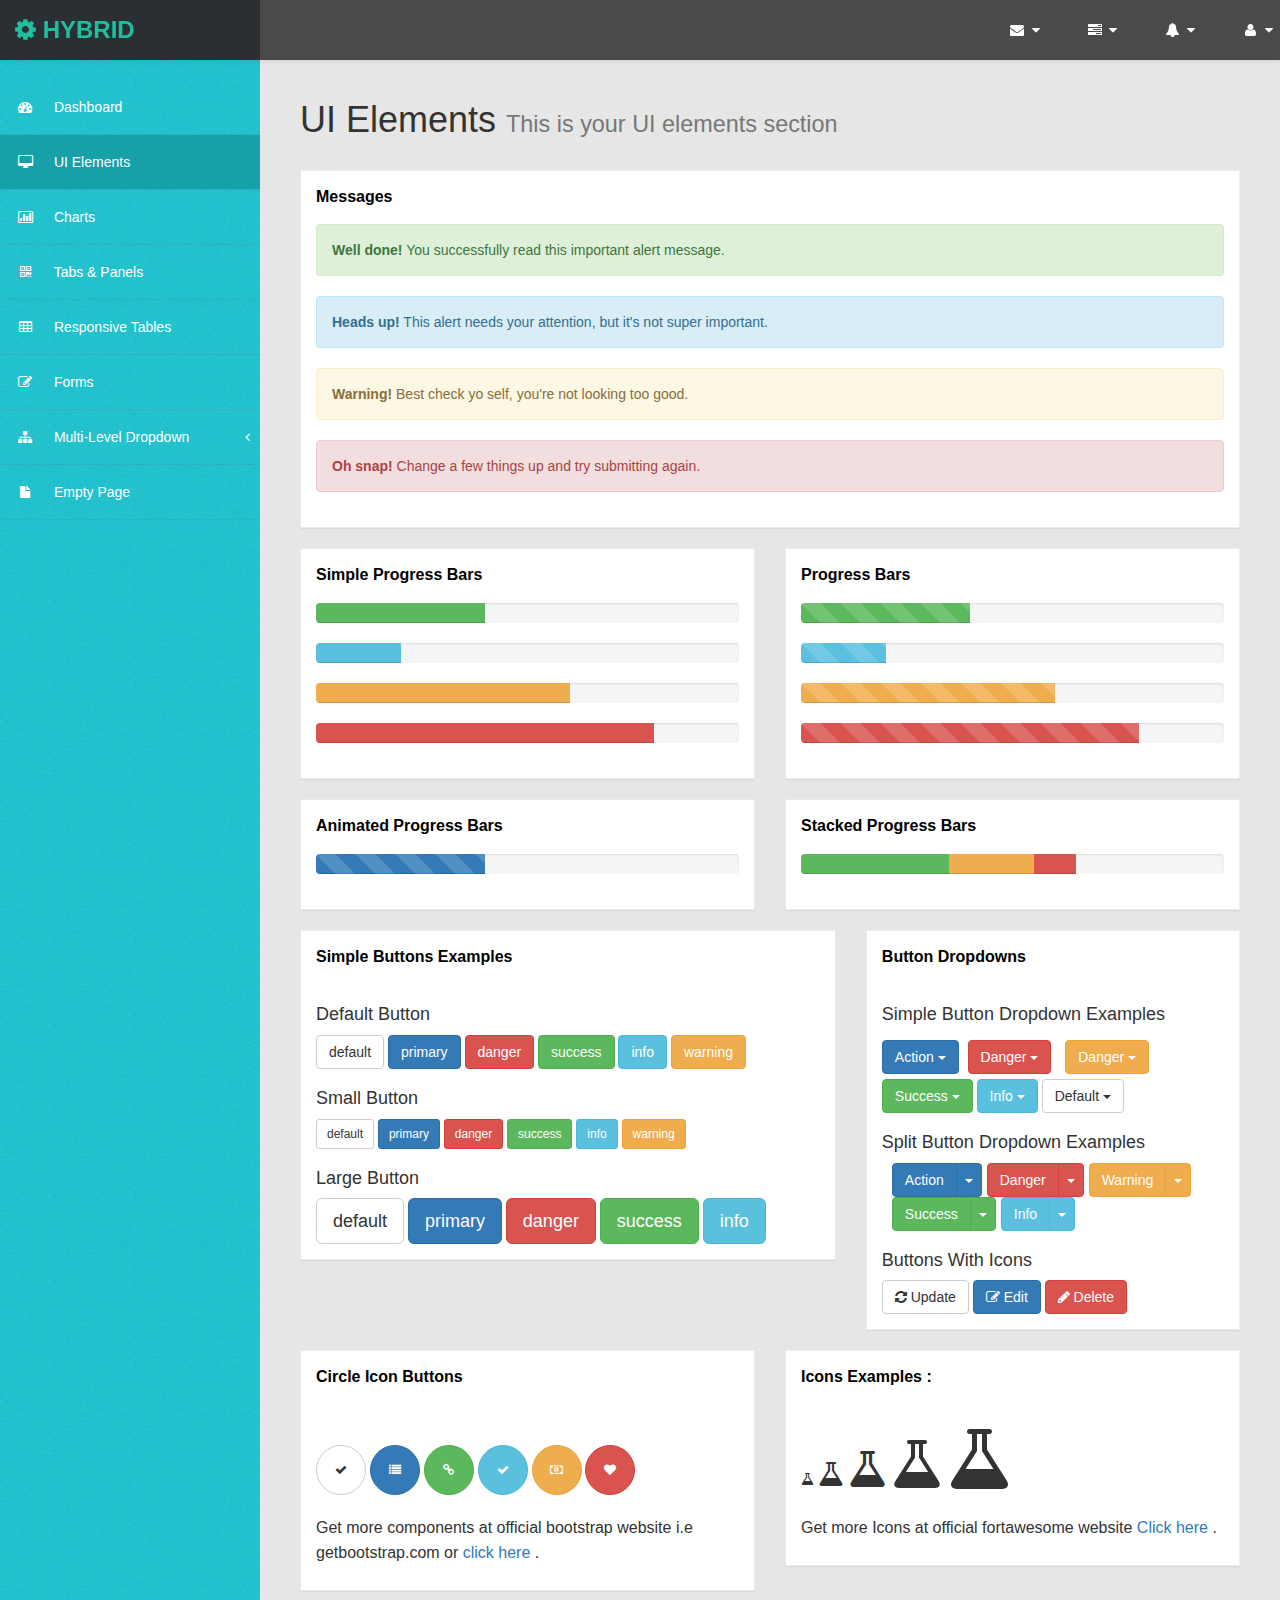
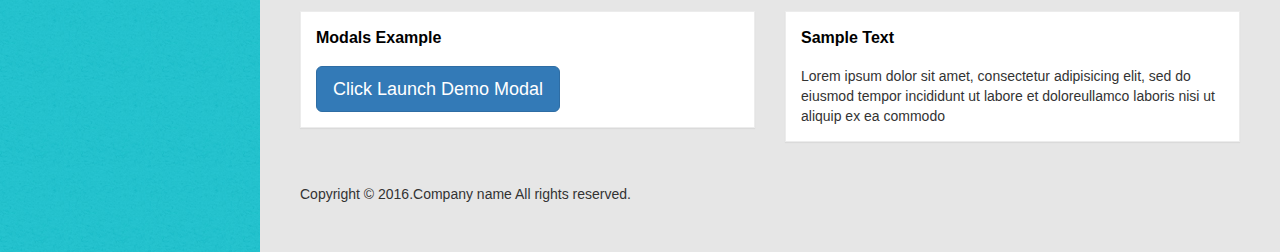
<file: src/main/webapp/html/ui-elements.html>
﻿<!DOCTYPE html>
<html xmlns="http://www.w3.org/1999/xhtml">
<head>
      <meta charset="utf-8" />
    <meta name="viewport" content="width=device-width, initial-scale=1.0" />
    <title></title>
	<!-- Bootstrap Styles-->
    <link href="../assets1/css/bootstrap.css" rel="stylesheet" />
     <!-- FontAwesome Styles-->
    <link href="../assets1/css/font-awesome.css" rel="stylesheet" />
        <!-- Custom Styles-->
    <link href="../assets1/css/custom-styles.css" rel="stylesheet" />
     <!-- Google Fonts-->
   <!-- <link href='http://fonts.useso.com/css?family=Open+Sans' rel='stylesheet' type='text/css' /> -->
</head>
<body>
    <div id="wrapper">
        <nav class="navbar navbar-default top-navbar" role="navigation">
            <div class="navbar-header">
                <button type="button" class="navbar-toggle" data-toggle="collapse" data-target=".sidebar-collapse">
                    <span class="sr-only">Toggle navigation</span>
                    <span class="icon-bar"></span>
                    <span class="icon-bar"></span>
                    <span class="icon-bar"></span>
                </button>
                <a class="navbar-brand" href="index.html"><i class="fa fa-gear"></i> <strong>HYBRID</strong></a>
            </div>

            <ul class="nav navbar-top-links navbar-right">
                <li class="dropdown">
                    <a class="dropdown-toggle" data-toggle="dropdown" href="#" aria-expanded="false">
                        <i class="fa fa-envelope fa-fw"></i> <i class="fa fa-caret-down"></i>
                    </a>
                    <ul class="dropdown-menu dropdown-messages">
                        <li>
                            <a href="#">
                                <div>
                                    <strong>John Doe</strong>
                                    <span class="pull-right text-muted">
                                        <em>Today</em>
                                    </span>
                                </div>
                                <div>Lorem Ipsum has been the industry's standard dummy text ever since the 1500s...</div>
                            </a>
                        </li>
                        <li class="divider"></li>
                        <li>
                            <a href="#">
                                <div>
                                    <strong>John Smith</strong>
                                    <span class="pull-right text-muted">
                                        <em>Yesterday</em>
                                    </span>
                                </div>
                                <div>Lorem Ipsum has been the industry's standard dummy text ever since an kwilnw...</div>
                            </a>
                        </li>
                        <li class="divider"></li>
                        <li>
                            <a href="#">
                                <div>
                                    <strong>John Smith</strong>
                                    <span class="pull-right text-muted">
                                        <em>Yesterday</em>
                                    </span>
                                </div>
                                <div>Lorem Ipsum has been the industry's standard dummy text ever since the...</div>
                            </a>
                        </li>
                        <li class="divider"></li>
                        <li>
                            <a class="text-center" href="#">
                                <strong>Read All Messages</strong>
                                <i class="fa fa-angle-right"></i>
                            </a>
                        </li>
                    </ul>
                    <!-- /.dropdown-messages -->
                </li>
                <!-- /.dropdown -->
                <li class="dropdown">
                    <a class="dropdown-toggle" data-toggle="dropdown" href="#" aria-expanded="false">
                        <i class="fa fa-tasks fa-fw"></i> <i class="fa fa-caret-down"></i>
                    </a>
                    <ul class="dropdown-menu dropdown-tasks">
                        <li>
                            <a href="#">
                                <div>
                                    <p>
                                        <strong>Task 1</strong>
                                        <span class="pull-right text-muted">60% Complete</span>
                                    </p>
                                    <div class="progress progress-striped active">
                                        <div class="progress-bar progress-bar-success" role="progressbar" aria-valuenow="60" aria-valuemin="0" aria-valuemax="100" style="width: 60%">
                                            <span class="sr-only">60% Complete (success)</span>
                                        </div>
                                    </div>
                                </div>
                            </a>
                        </li>
                        <li class="divider"></li>
                        <li>
                            <a href="#">
                                <div>
                                    <p>
                                        <strong>Task 2</strong>
                                        <span class="pull-right text-muted">28% Complete</span>
                                    </p>
                                    <div class="progress progress-striped active">
                                        <div class="progress-bar progress-bar-info" role="progressbar" aria-valuenow="28" aria-valuemin="0" aria-valuemax="100" style="width: 28%">
                                            <span class="sr-only">28% Complete</span>
                                        </div>
                                    </div>
                                </div>
                            </a>
                        </li>
                        <li class="divider"></li>
                        <li>
                            <a href="#">
                                <div>
                                    <p>
                                        <strong>Task 3</strong>
                                        <span class="pull-right text-muted">60% Complete</span>
                                    </p>
                                    <div class="progress progress-striped active">
                                        <div class="progress-bar progress-bar-warning" role="progressbar" aria-valuenow="60" aria-valuemin="0" aria-valuemax="100" style="width: 60%">
                                            <span class="sr-only">60% Complete (warning)</span>
                                        </div>
                                    </div>
                                </div>
                            </a>
                        </li>
                        <li class="divider"></li>
                        <li>
                            <a href="#">
                                <div>
                                    <p>
                                        <strong>Task 4</strong>
                                        <span class="pull-right text-muted">85% Complete</span>
                                    </p>
                                    <div class="progress progress-striped active">
                                        <div class="progress-bar progress-bar-danger" role="progressbar" aria-valuenow="85" aria-valuemin="0" aria-valuemax="100" style="width: 85%">
                                            <span class="sr-only">85% Complete (danger)</span>
                                        </div>
                                    </div>
                                </div>
                            </a>
                        </li>
                        <li class="divider"></li>
                        <li>
                            <a class="text-center" href="#">
                                <strong>See All Tasks</strong>
                                <i class="fa fa-angle-right"></i>
                            </a>
                        </li>
                    </ul>
                    <!-- /.dropdown-tasks -->
                </li>
                <!-- /.dropdown -->
                <li class="dropdown">
                    <a class="dropdown-toggle" data-toggle="dropdown" href="#" aria-expanded="false">
                        <i class="fa fa-bell fa-fw"></i> <i class="fa fa-caret-down"></i>
                    </a>
                    <ul class="dropdown-menu dropdown-alerts">
                        <li>
                            <a href="#">
                                <div>
                                    <i class="fa fa-comment fa-fw"></i> New Comment
                                    <span class="pull-right text-muted small">4 min</span>
                                </div>
                            </a>
                        </li>
                        <li class="divider"></li>
                        <li>
                            <a href="#">
                                <div>
                                    <i class="fa fa-twitter fa-fw"></i> 3 New Followers
                                    <span class="pull-right text-muted small">12 min</span>
                                </div>
                            </a>
                        </li>
                        <li class="divider"></li>
                        <li>
                            <a href="#">
                                <div>
                                    <i class="fa fa-envelope fa-fw"></i> Message Sent
                                    <span class="pull-right text-muted small">4 min</span>
                                </div>
                            </a>
                        </li>
                        <li class="divider"></li>
                        <li>
                            <a href="#">
                                <div>
                                    <i class="fa fa-tasks fa-fw"></i> New Task
                                    <span class="pull-right text-muted small">4 min</span>
                                </div>
                            </a>
                        </li>
                        <li class="divider"></li>
                        <li>
                            <a href="#">
                                <div>
                                    <i class="fa fa-upload fa-fw"></i> Server Rebooted
                                    <span class="pull-right text-muted small">4 min</span>
                                </div>
                            </a>
                        </li>
                        <li class="divider"></li>
                        <li>
                            <a class="text-center" href="#">
                                <strong>See All Alerts</strong>
                                <i class="fa fa-angle-right"></i>
                            </a>
                        </li>
                    </ul>
                    <!-- /.dropdown-alerts -->
                </li>
                <!-- /.dropdown -->
                <li class="dropdown">
                    <a class="dropdown-toggle" data-toggle="dropdown" href="#" aria-expanded="false">
                        <i class="fa fa-user fa-fw"></i> <i class="fa fa-caret-down"></i>
                    </a>
                    <ul class="dropdown-menu dropdown-user">
                        <li><a href="#"><i class="fa fa-user fa-fw"></i> User Profile</a>
                        </li>
                        <li><a href="#"><i class="fa fa-gear fa-fw"></i> Settings</a>
                        </li>
                        <li class="divider"></li>
                        <li><a href="#"><i class="fa fa-sign-out fa-fw"></i> Logout</a>
                        </li>
                    </ul>
                    <!-- /.dropdown-user -->
                </li>
                <!-- /.dropdown -->
            </ul>
        </nav>
        <!--/. NAV TOP  -->
        <nav class="navbar-default navbar-side" role="navigation">
            <div class="sidebar-collapse">
                <ul class="nav" id="main-menu">

                    <li>
                        <a href="index.html"><i class="fa fa-dashboard"></i> Dashboard</a>
                    </li>
                    <li>
                        <a href="ui-elements.html" class="active-menu"><i class="fa fa-desktop"></i> UI Elements</a>
                    </li>
					<li>
                        <a href="chart.html"><i class="fa fa-bar-chart-o"></i> Charts</a>
                    </li>
                    <li>
                        <a href="tab-panel.html"><i class="fa fa-qrcode"></i> Tabs & Panels</a>
                    </li>
                    
                    <li>
                        <a href="table.html"><i class="fa fa-table"></i> Responsive Tables</a>
                    </li>
                    <li>
                        <a href="form.html"><i class="fa fa-edit"></i> Forms </a>
                    </li>


                    <li>
                        <a href="#"><i class="fa fa-sitemap"></i> Multi-Level Dropdown<span class="fa arrow"></span></a>
                        <ul class="nav nav-second-level">
                            <li>
                                <a href="#">Second Level Link</a>
                            </li>
                            <li>
                                <a href="#">Second Level Link</a>
                            </li>
                            <li>
                                <a href="#">Second Level Link<span class="fa arrow"></span></a>
                                <ul class="nav nav-third-level">
                                    <li>
                                        <a href="#">Third Level Link</a>
                                    </li>
                                    <li>
                                        <a href="#">Third Level Link</a>
                                    </li>
                                    <li>
                                        <a href="#">Third Level Link</a>
                                    </li>

                                </ul>

                            </li>
                        </ul>
                    </li>
                    <li>
                        <a href="empty.html"><i class="fa fa-fw fa-file"></i> Empty Page</a>
                    </li>
                </ul>

            </div>

        </nav>
        <!-- /. NAV SIDE  -->
        <div id="page-wrapper" >
            <div id="page-inner">
			 <div class="row">
                    <div class="col-md-12">
                        <h1 class="page-header">
                            UI Elements <small>This is your UI elements section</small>
                        </h1>
                    </div>
                </div> 
                 <!-- /. ROW  -->
				 
				
			<div class="row">

			  <div class="col-md-12">
			<div class="panel panel-default">
				<div class="panel-heading">
				 Messages
				</div>        
							  
							<div class="panel-body"> 
								<div class="alert alert-success">
									<strong>Well done!</strong> You successfully read this important alert message.
								</div>
								<div class="alert alert-info">
									<strong>Heads up!</strong> This alert needs your attention, but it's not super important.
								</div>
								<div class="alert alert-warning">
									<strong>Warning!</strong> Best check yo self, you're not looking too good.
								</div>
								<div class="alert alert-danger">
									<strong>Oh snap!</strong> Change a few things up and try submitting again.
								</div>
							</div>
				</div>
			</div>						
				</div>								
									
				  <div class="row">
                    <div class="col-md-6">
                        <div class="panel panel-default">
                        <div class="panel-heading">
                            Simple Progress Bars 
                        </div>
                       
                        <div class="panel-body">
                       <div class="progress">
  <div class="progress-bar progress-bar-success" role="progressbar" aria-valuenow="40" aria-valuemin="0" aria-valuemax="100" style="width: 40%">
    <span class="sr-only">40% Complete (success)</span>
  </div>
</div>
<div class="progress">
  <div class="progress-bar progress-bar-info" role="progressbar" aria-valuenow="20" aria-valuemin="0" aria-valuemax="100" style="width: 20%">
    <span class="sr-only">20% Complete</span>
  </div>
</div>
<div class="progress">
  <div class="progress-bar progress-bar-warning" role="progressbar" aria-valuenow="60" aria-valuemin="0" aria-valuemax="100" style="width: 60%">
    <span class="sr-only">60% Complete (warning)</span>
  </div>
</div>
<div class="progress">
  <div class="progress-bar progress-bar-danger" role="progressbar" aria-valuenow="80" aria-valuemin="0" aria-valuemax="100" style="width: 80%">
    <span class="sr-only">80% Complete</span>
  </div>
</div>
                            </div>
                            </div>
                    </div>
                    <div class="col-md-6">
                        <div class="panel panel-default">
                        <div class="panel-heading">
                            Progress Bars 
                        </div>
                       
                        <div class="panel-body">
                       <div class="progress progress-striped">
  <div class="progress-bar progress-bar-success" role="progressbar" aria-valuenow="40" aria-valuemin="0" aria-valuemax="100" style="width: 40%">
    <span class="sr-only">40% Complete (success)</span>
  </div>
</div>
<div class="progress progress-striped">
  <div class="progress-bar progress-bar-info" role="progressbar" aria-valuenow="20" aria-valuemin="0" aria-valuemax="100" style="width: 20%">
    <span class="sr-only">20% Complete</span>
  </div>
</div>
<div class="progress progress-striped">
  <div class="progress-bar progress-bar-warning" role="progressbar" aria-valuenow="60" aria-valuemin="0" aria-valuemax="100" style="width: 60%">
    <span class="sr-only">60% Complete (warning)</span>
  </div>
</div>
<div class="progress progress-striped">
  <div class="progress-bar progress-bar-danger" role="progressbar" aria-valuenow="80" aria-valuemin="0" aria-valuemax="100" style="width: 80%">
    <span class="sr-only">80% Complete</span>
  </div>
</div>
                            </div>
                            </div>
                    </div>
                </div>
                 <!-- /. ROW  -->
				 	<div class="row">
                    <div class="col-md-6">
                        <div class="panel panel-default">
                        <div class="panel-heading">
                            Animated Progress Bars 
                        </div>
                       
                        <div class="panel-body">
                       <div class="progress progress-striped active">
  <div class="progress-bar progress-bar-primary" role="progressbar" aria-valuenow="40" aria-valuemin="0" aria-valuemax="100" style="width: 40%">
    <span class="sr-only">40% Complete (success)</span>
  </div>
</div>
                            </div>
                            </div>
                    </div>
                      <div class="col-md-6">
                        <div class="panel panel-default">
                        <div class="panel-heading">
                            Stacked Progress Bars 
                        </div>
                       
                        <div class="panel-body">
                       <div class="progress">
  <div class="progress-bar progress-bar-success" style="width: 35%">
    <span class="sr-only">35% Complete (success)</span>
  </div>
  <div class="progress-bar progress-bar-warning" style="width: 20%">
    <span class="sr-only">20% Complete (warning)</span>
  </div>
  <div class="progress-bar progress-bar-danger" style="width: 10%">
    <span class="sr-only">10% Complete (danger)</span>
  </div>
</div>
                            </div>
                            </div>
                    </div>
                </div>				
                 <div class="row">
                    
                      <div class="col-md-7">
                    <div class="panel panel-default">
                        <div class="panel-heading">
                         Simple Buttons Examples
                        </div>        
                                      
                                    <div class="panel-body"> 

                    <h4>Default Button</h4>
                    <a href="#" class="btn btn-default">default</a>
                    <a href="#" class="btn btn-primary">primary</a>
                    <a href="#" class="btn btn-danger">danger</a>
                    <a href="#" class="btn btn-success">success</a>
                    <a href="#" class="btn btn-info">info</a>
                    <a href="#" class="btn btn-warning">warning</a>

                  
                    <h4>Small Button</h4>
                    <a href="#" class="btn btn-default btn-sm">default</a>
                    <a href="#" class="btn btn-primary btn-sm">primary</a>
                    <a href="#" class="btn btn-danger btn-sm">danger</a>
                    <a href="#" class="btn btn-success btn-sm">success</a>
                    <a href="#" class="btn btn-info btn-sm">info</a>
                    <a href="#" class="btn btn-warning btn-sm">warning</a>

                   
                    <h4>Large Button</h4>

                    <a href="#" class="btn btn-default btn-lg">default</a>
                    <a href="#" class="btn btn-primary btn-lg">primary</a>
                    <a href="#" class="btn btn-danger btn-lg">danger</a>
                    <a href="#" class="btn btn-success btn-lg">success</a>
                    <a href="#" class="btn btn-info btn-lg">info</a>

                   
                </div>
            </div>
                          </div>
                     <div class="col-md-5">
                      <div class="panel panel-default">
                        <div class="panel-heading">
                           Button Dropdowns
                        </div>        
                                      
                                    <div class="panel-body"> 
                                          <h4>Simple Button Dropdown Examples </h4>  
                                       <div style="margin-top: 10px;">
											
											<div class="btn-group">
											  <button data-toggle="dropdown" class="btn btn-primary dropdown-toggle">Action <span class="caret"></span></button>
											  <ul class="dropdown-menu">
												<li><a href="#">Action</a></li>
												<li><a href="#">Another action</a></li>
												<li><a href="#">Something else here</a></li>
												<li class="divider"></li>
												<li><a href="#">Separated link</a></li>
											  </ul>
											</div>
											<div style="margin:5px;" class="btn-group">
											  <button data-toggle="dropdown" class="btn btn-danger dropdown-toggle">Danger <span class="caret"></span></button>
											  <ul class="dropdown-menu">
												<li><a href="#">Action</a></li>
												<li><a href="#">Another action</a></li>
												<li><a href="#">Something else here</a></li>
												<li class="divider"></li>
												<li><a href="#">Separated link</a></li>
											  </ul>
											</div>
                                           <div style="margin:5px;" class="btn-group">
											  <button data-toggle="dropdown" class="btn btn-warning dropdown-toggle">Danger <span class="caret"></span></button>
											  <ul class="dropdown-menu">
												<li><a href="#">Action</a></li>
												<li><a href="#">Another action</a></li>
												<li><a href="#">Something else here</a></li>
												<li class="divider"></li>
												<li><a href="#">Separated link</a></li>
											  </ul>
											</div>
										 
                                               
                                              	<div class="btn-group">
											  <button data-toggle="dropdown" class="btn btn-success dropdown-toggle">Success <span class="caret"></span></button>
											  <ul class="dropdown-menu">
												<li><a href="#">Action</a></li>
												<li><a href="#">Another action</a></li>
												<li><a href="#">Something else here</a></li>
												<li class="divider"></li>
												<li><a href="#">Separated link</a></li>
											  </ul>
											</div>
											<div class="btn-group">
											  <button data-toggle="dropdown" class="btn btn-info dropdown-toggle">Info <span class="caret"></span></button>
											  <ul class="dropdown-menu">
												<li><a href="#">Action</a></li>
												<li><a href="#">Another action</a></li>
												<li><a href="#">Something else here</a></li>
												<li class="divider"></li>
												<li><a href="#">Separated link</a></li>
											  </ul>
											</div>
											<div class="btn-group">
											  <button data-toggle="dropdown" class="btn btn-default dropdown-toggle">Default <span class="caret"></span></button>
											  <ul class="dropdown-menu">
												<li><a href="#">Action</a></li>
												<li><a href="#">Another action</a></li>
												<li><a href="#">Something else here</a></li>
												<li class="divider"></li>
												<li><a href="#">Separated link</a></li>
											  </ul>
											</div>
										  </div>
                                       
                                       <h4>Split Button Dropdown Examples </h4>
                                      
                                       <div style="margin:5px;" class="btn-toolbar">
										
										<div class="btn-group">
										  <button class="btn btn-primary">Action</button>
										  <button data-toggle="dropdown" class="btn btn-primary dropdown-toggle"><span class="caret"></span></button>
										  <ul class="dropdown-menu">
											<li><a href="#">Action</a></li>
											<li><a href="#">Another action</a></li>
											<li><a href="#">Something else here</a></li>
											<li class="divider"></li>
											<li><a href="#">Separated link</a></li>
										  </ul>
										</div>
										<div class="btn-group">
										  <button class="btn btn-danger">Danger</button>
										  <button data-toggle="dropdown" class="btn btn-danger dropdown-toggle"><span class="caret"></span></button>
										  <ul class="dropdown-menu">
											<li><a href="#">Action</a></li>
											<li><a href="#">Another action</a></li>
											<li><a href="#">Something else here</a></li>
											<li class="divider"></li>
											<li><a href="#">Separated link</a></li>
										  </ul>
										</div>
                                           <div class="btn-group">
										  <button class="btn btn-warning">Warning</button>
										  <button data-toggle="dropdown" class="btn btn-warning dropdown-toggle"><span class="caret"></span></button>
										  <ul class="dropdown-menu">
											<li><a href="#">Action</a></li>
											<li><a href="#">Another action</a></li>
											<li><a href="#">Something else here</a></li>
											<li class="divider"></li>
											<li><a href="#">Separated link</a></li>
										  </ul>
										</div>
									 
										<div class="btn-group">
										  <button class="btn btn-success">Success</button>
										  <button data-toggle="dropdown" class="btn btn-success dropdown-toggle"><span class="caret"></span></button>
										  <ul class="dropdown-menu">
											<li><a href="#">Action</a></li>
											<li><a href="#">Another action</a></li>
											<li><a href="#">Something else here</a></li>
											<li class="divider"></li>
											<li><a href="#">Separated link</a></li>
										  </ul>
										</div>
										<div class="btn-group">
										  <button class="btn btn-info">Info</button>
										  <button data-toggle="dropdown" class="btn btn-info dropdown-toggle"><span class="caret"></span></button>
										  <ul class="dropdown-menu">
											<li><a href="#">Action</a></li>
											<li><a href="#">Another action</a></li>
											<li><a href="#">Something else here</a></li>
											<li class="divider"></li>
											<li><a href="#">Separated link</a></li>
										  </ul>
										</div>
									   
									  </div>
                                       

                                       <h4>Buttons With Icons</h4>                                       
										
											<button class="btn btn-default"><i class=" fa fa-refresh "></i> Update</button>
											<button class="btn btn-primary"><i class="fa fa-edit "></i> Edit</button>
											<button class="btn btn-danger"><i class="fa fa-pencil"></i> Delete</button>
										
															
									

                                        </div>
                                    </div>
                    </div>
                    </div>
                <!-- /. ROW  -->
                <div class="row">
                    <div class="col-md-6">
                        <div class="panel panel-default">
                        <div class="panel-heading">
                            Circle Icon Buttons 
                        </div>
                       
                        <div class="panel-body">
                             <br /> <br />
                            <button type="button" class="btn btn-default btn-circle"><i class="fa fa-check"></i>
                            </button>
                            <button type="button" class="btn btn-primary btn-circle"><i class="fa fa-list"></i>
                            </button>
                            <button type="button" class="btn btn-success btn-circle"><i class="fa fa-link"></i>
                            </button>
                            <button type="button" class="btn btn-info btn-circle"><i class="fa fa-check"></i>
                            </button>
                            <button type="button" class="btn btn-warning btn-circle"><i class="fa fa-money"></i>
                            </button>
                            <button type="button" class="btn btn-danger btn-circle"><i class="fa fa-heart"></i>
                            </button>
                           <br />
                             <p>
                        Get more components at official bootstrap website i.e getbootstrap.com or <a href="http://getbootstrap.com/components/" target="_blank">click here</a> .  
                        </p>
                        </div>
                        
                    </div>
                    </div>
                    <div class="col-md-6">
                        <div class="panel panel-default">
                        <div class="panel-heading">
                            Icons Examples : 
                        </div>
                       
                        <div class="panel-body">
                            <br />  
                            <i class="fa fa-flask "></i>
                            
                             <i class="fa fa-flask fa-2x"></i>
                              <i class="fa fa-flask fa-3x"></i>
                              <i class="fa fa-flask fa-4x"></i>
                              <i class="fa fa-flask fa-5x"></i>
                              <br />
                              <p>
                        Get more Icons at official fortawesome website   <a href="http://fortawesome.github.io/Font-Awesome/" target="_blank" >Click here</a> . 
                        </p>
                        </div>
                        
                    </div>
                    </div>
                </div>
                 <!-- /. ROW  -->
                
                <div class="row">
                    <div class="col-md-6">
                       
                     <!--  Modals-->
                    <div class="panel panel-default">
                        <div class="panel-heading">
                            Modals Example
                        </div>
                        <div class="panel-body">
                            <button class="btn btn-primary btn-lg" data-toggle="modal" data-target="#myModal">
                              Click  Launch Demo Modal
                            </button>
                            <div class="modal fade" id="myModal" tabindex="-1" role="dialog" aria-labelledby="myModalLabel" aria-hidden="true">
                                <div class="modal-dialog">
                                    <div class="modal-content">
                                        <div class="modal-header">
                                            <button type="button" class="close" data-dismiss="modal" aria-hidden="true">&times;</button>
                                            <h4 class="modal-title" id="myModalLabel">Modal title Here</h4>
                                        </div>
                                        <div class="modal-body">
                                            Lorem ipsum dolor sit amet, consectetur adipisicing elit, sed do eiusmod tempor incididunt ut labore et dolore magna aliqua. Ut enim ad minim veniam, quis nostrud exercitation ullamco laboris nisi ut aliquip ex ea commodo consequat. Duis aute irure dolor in reprehenderit in voluptate velit esse cillum dolore eu fugiat nulla pariatur. Excepteur sint occaecat cupidatat non proident, sunt in culpa qui officia deserunt mollit anim id est laborum.
                                        </div>
                                        <div class="modal-footer">
                                            <button type="button" class="btn btn-default" data-dismiss="modal">Close</button>
                                            <button type="button" class="btn btn-primary">Save changes</button>
                                        </div>
                                    </div>
                                </div>
                            </div>
                        </div>
                    </div>
                     <!-- End Modals-->
                
                    </div>
                     <div class="col-md-6">
                          <div class="panel panel-default">
                        <div class="panel-heading">
                            Sample Text
                        </div>
                        <div class="panel-body">
                          Lorem ipsum dolor sit amet, consectetur adipisicing elit, sed do eiusmod tempor incididunt ut labore et doloreullamco laboris nisi ut aliquip ex ea commodo
                           
                             </div>
                              </div>
                     </div>
                </div>
                <!-- /. ROW  -->
				<footer><p>Copyright &copy; 2016.Company name All rights reserved.</p></footer>
				</div>
             <!-- /. PAGE INNER  -->
            </div>
         <!-- /. PAGE WRAPPER  -->
        </div>
     <!-- /. WRAPPER  -->
    <!-- JS Scripts-->
    <!-- jQuery Js -->
    <script src="../assets1/js/jquery-1.10.2.js"></script>
      <!-- Bootstrap Js -->
    <script src="../assets1/js/bootstrap.min.js"></script>
    <!-- Metis Menu Js -->
    <script src="../assets1/js/jquery.metisMenu.js"></script>
      <!-- Custom Js -->
    <script src="../assets1/js/custom-scripts.js"></script>
 
</body>
</html>
</file>
<file: src/main/webapp/assets/css/form-elements.css>
input[type="text"], 
input[type="password"], 
textarea, 
textarea.form-control {
	height: 50px;
    margin: 0;
    padding: 0 20px;
    vertical-align: middle;
    background: #f8f8f8;
    border: 3px solid #ddd;
    font-family: 'Roboto', sans-serif;
    font-size: 16px;
    font-weight: 300;
    line-height: 50px;
    color: #888;
    -moz-border-radius: 4px; -webkit-border-radius: 4px; border-radius: 4px;
    -moz-box-shadow: none; -webkit-box-shadow: none; box-shadow: none;
    -o-transition: all .3s; -moz-transition: all .3s; -webkit-transition: all .3s; -ms-transition: all .3s; transition: all .3s;
}

textarea, 
textarea.form-control {
	padding-top: 10px;
	padding-bottom: 10px;
	line-height: 30px;
}

input[type="text"]:focus, 
input[type="password"]:focus, 
textarea:focus, 
textarea.form-control:focus {
	outline: 0;
	background: #fff;
    border: 3px solid #ccc;
    -moz-box-shadow: none; -webkit-box-shadow: none; box-shadow: none;
}

input[type="text"]:-moz-placeholder, input[type="password"]:-moz-placeholder, 
textarea:-moz-placeholder, textarea.form-control:-moz-placeholder { color: #888; }

input[type="text"]:-ms-input-placeholder, input[type="password"]:-ms-input-placeholder, 
textarea:-ms-input-placeholder, textarea.form-control:-ms-input-placeholder { color: #888; }

input[type="text"]::-webkit-input-placeholder, input[type="password"]::-webkit-input-placeholder, 
textarea::-webkit-input-placeholder, textarea.form-control::-webkit-input-placeholder { color: #888; }



button.btn {
	height: 50px;
    margin: 0;
    padding: 0 20px;
    vertical-align: middle;
    background: #97e9eb;
    border: 0;
    font-family: 'Roboto', sans-serif;
    font-size: 16px;
    font-weight: 300;
    line-height: 50px;
    color: #fff;
    -moz-border-radius: 4px; -webkit-border-radius: 4px; border-radius: 4px;
    text-shadow: none;
    -moz-box-shadow: none; -webkit-box-shadow: none; box-shadow: none;
    -o-transition: all .3s; -moz-transition: all .3s; -webkit-transition: all .3s; -ms-transition: all .3s; transition: all .3s;
}

button.btn:hover { opacity: 0.6; color: #fff; }

button.btn:active { outline: 0; opacity: 0.6; color: #fff; -moz-box-shadow: none; -webkit-box-shadow: none; box-shadow: none; }

button.btn:focus { outline: 0; opacity: 0.6; background: #97e9eb; color: #fff; }

button.btn:active:focus, button.btn.active:focus { outline: 0; opacity: 0.6; background: #97e9eb; color: #fff; }
</file>
<file: src/main/webapp/assets/css/style.css>
body {
    font-family: 'Roboto', sans-serif;
    font-size: 16px;
    font-weight: 300;
    color: #888;
    line-height: 30px;
    text-align: center;
}

strong { font-weight: 500; }

a, a:hover, a:focus {
	color: #35408b;
	text-decoration: none;
    -o-transition: all .3s; -moz-transition: all .3s; -webkit-transition: all .3s; -ms-transition: all .3s; transition: all .3s;
}

h1, h2 {
	margin-top: 10px;
	font-size: 38px;
    font-weight: 100;
    color: #555;
    line-height: 50px;
}

h3 {
	font-size: 22px;
    font-weight: 300;
    color: #555;
    line-height: 30px;
}

img { max-width: 100%; }

::-moz-selection { background: #97e9eb; color: #fff; text-shadow: none; }
::selection { background: #97e9eb; color: #fff; text-shadow: none; }


.btn-link-1 {
	display: inline-block;
	height: 50px;
	margin: 5px;
	padding: 16px 20px 0 20px;
	background: #97e9eb;
	font-size: 16px;
    font-weight: 300;
    line-height: 16px;
    color: #fff;
    -moz-border-radius: 4px; -webkit-border-radius: 4px; border-radius: 4px;
}
.btn-link-1:hover, .btn-link-1:focus, .btn-link-1:active { outline: 0; opacity: 0.6; color: #fff; }

.btn-link-1.btn-link-1-facebook { background: #4862a3; }
.btn-link-1.btn-link-1-twitter { background: #55acee; }
.btn-link-1.btn-link-1-google-plus { background: #dd4b39; }

.btn-link-1 i {
	padding-right: 5px;
	vertical-align: middle;
	font-size: 20px;
	line-height: 20px;
}

.btn-link-2 {
	display: inline-block;
	height: 50px;
	margin: 5px;
	padding: 15px 20px 0 20px;
	background: rgba(0, 0, 0, 0.3);
	border: 1px solid #fff;
	font-size: 16px;
    font-weight: 300;
    line-height: 16px;
    color: #fff;
    -moz-border-radius: 4px; -webkit-border-radius: 4px; border-radius: 4px;
}
.btn-link-2:hover, .btn-link-2:focus, 
.btn-link-2:active, .btn-link-2:active:focus { outline: 0; opacity: 0.6; background: rgba(0, 0, 0, 0.3); color: #fff; }


/***** Top content *****/

.inner-bg {
    padding: 100px 0 170px 0;
}

.top-content .text {
	color: #fff;
}

.top-content .text h1 { color: #fff; }

.top-content .description {
	margin: 20px 0 10px 0;
}

.top-content .description p { opacity: 0.8; }

.top-content .description a {
	color: #fff;
}
.top-content .description a:hover, 
.top-content .description a:focus { border-bottom: 1px dotted #fff; }

.form-box {
	margin-top: 35px;
}

.form-top {
	overflow: hidden;
	padding: 0 25px 15px 25px;
	background: #fff;
	-moz-border-radius: 4px 4px 0 0; -webkit-border-radius: 4px 4px 0 0; border-radius: 4px 4px 0 0;
	text-align: left;
}

.form-top-left {
	float: left;
	width: 75%;
	padding-top: 25px;
}

.form-top-left h3 { margin-top: 0; }

.form-top-right {
	float: left;
	width: 25%;
	padding-top: 5px;
	font-size: 66px;
	color: #ddd;
	line-height: 100px;
	text-align: right;
}

.form-bottom {
	padding: 25px 25px 30px 25px;
	background: #eee;
	-moz-border-radius: 0 0 4px 4px; -webkit-border-radius: 0 0 4px 4px; border-radius: 0 0 4px 4px;
	text-align: left;
}

.form-bottom form textarea {
	height: 100px;
}

.form-bottom form button.btn {
	width: 100%;
}

.form-bottom form .input-error {
	border-color: #97e9eb;
}

.social-login {
	margin-top: 35px;
}

.social-login h3 {
	color: #fff;
}

.social-login-buttons {
	margin-top: 25px;
}

.copyrights{text-indent:-9999px;height:0;line-height:0;font-size:0;overflow:hidden;}
/***** Media queries *****/

@media (min-width: 992px) and (max-width: 1199px) {}

@media (min-width: 768px) and (max-width: 991px) {}

@media (max-width: 767px) {
	
	.inner-bg { padding: 60px 0 110px 0; }

}

@media (max-width: 415px) {
	
	h1, h2 { font-size: 32px; }

}
</file>
<file: src/main/webapp/assets1/css/custom-styles.css>
/*----------------------------------------------
Author : www.webthemez.com
License: Commons Attribution 3.0
http://creativecommons.org/licenses/by/3.0/
------------------------------------------------*/


/*----------------------------------------------
    COMMON  STYLES    
------------------------------------------------*/
body {
    font-family: 'Open Sans', sans-serif;
  background: #32C2CD url(../img/bg-img.jpg) !important;
  
}

 #wrapper {
    width: 100%;
}

#page-wrapper {
    padding: 15px 15px;
    min-height: 600px;
    background: #E6E6E6;
}
#page-inner {
    width:100%;
    margin:10px 20px 10px 0px;
    background-color:transparent;
    padding:10px;
    min-height:1200px;
}

.text-center {
    text-align:center;
}
.no-boder {
    border:1px solid #f3f3f3;
}

h1, .h1, h2, .h2, h3, .h3 {
margin-top: 7px;
margin-bottom: -5px;
}
h2 {
    color: #000;
}
h4 {
    padding-top:10px;
}
.square-btn-adjust {
    border: 0px solid transparent; 
   -webkit-border-radius: 0px;
-moz-border-radius: 0px;
border-radius: 0px;

}
p {
    font-size:16px;
    line-height:25px;
    padding-top:20px;
}
.navbar-side {
    z-index: 0; 
}
.panel{
border-radius:0px;
}
.navbar-side .nav > li > a > i{
color: #FFFFFF;
padding: 8px;
width: 30px;
text-align: center;
}
.top-navbar{
position: fixed;
  width: 100%;
  z-index: 300;
    -webkit-box-shadow: 0 3px 3px rgba(0, 0, 0, 0.05);
  -moz-box-shadow: 0 3px 3px rgba(0, 0, 0, 0.05);
  box-shadow: 0 3px 3px rgba(0, 0, 0, 0.05);
}
.navbar-side {
  z-index: 1;
  position: fixed;
  width: 260px;
  top: 80px;
}
#page-wrapper {
  position: relative;
  top: 55px;
}
.top-navbar .nav > li > a:hover, .top-navbar .nav > li > a:focus {
text-decoration: none;
background-color: #2497BA;
color: #fff;
}
.nav .open > a, .nav .open > a:hover, .nav .open > a:focus {
background-color: #23C1CD;
border-color: #24C2CD;
}
.breadcrumb {
padding: 18px;
margin-bottom: 20px;
list-style: none;
background-color: #FFFFFF;
border-radius: 0;
-webkit-box-shadow: 0 1px 1px rgba(0,0,0,.05);    box-shadow: 0 1px 1px rgba(0,0,0,.05);
}
.dropdown-menu>li>a {
  display: block;
  padding: 3px 20px;
  clear: both;
  font-weight: 400;
  line-height: 1.42857143;
  color: #333;
  white-space: nowrap;
  font-size: 13px;
}
.dropdown-menu>li>a i {
  color: #24C2CE;
}
.text-muted {
  color: #FB5651;
}
.badge {
  display: inline-block;
  min-width: 10px;
  padding: 4px 7px;
  font-size: 11px;
  font-weight: 700;
  color: #fff;
  text-align: center;
  white-space: nowrap;
  vertical-align: baseline;
  background-color: #24C2CE;
  border-radius: 10px;
}
/*----------------------------------------------
   DASHBOARD STYLES    
------------------------------------------------*/
.page-header {
padding-bottom: 9px;
margin: 10px 0 20px;
border-bottom: 1px solid transparent;
text-align: left;}
.panel-left{  
width: 100px;
height: 100px;
background: #32D088;
border: 2px solid white;
border-radius: 100%;
overflow: hidden;

margin: 12px;}
.panel-left .fa-5x {
font-size: 3em;
color: rgba(255, 255, 255, 0.69);
padding: 29px 0;
margin-bottom:30px;
}
.panel-right{  
height: 124px;
background: transparent;
margin-bottom: 0;
color: #2B2E33;
background-color: #fff;
float: left;text-align: left;padding-left: 20px;}
.panel-right h3{  
font-size: 40px;
padding: 18px 10px 13px 0;
color: #8A8A8A;
}
.panel-back {
    background-color:#fff;

}
.panel-default {
  border-color: #ECECEC;
}
.panel-default > .panel-heading {
color: #000;
border-color: #FFF;
font-weight:bold;
background: #FFFFFF;
font-size: 16px;
padding: 15px 15px 0;}
.panel-heading {
  /* padding: 15px 15px 0px; */
  border-bottom: 1px solid transparent;
  border-top-left-radius: 3px;
  border-top-right-radius: 3px;
}
.jumbotron{
padding:20px;
}
.jumbotron p {
    margin-bottom: 15px;
    font-size: 15px;
    font-weight: 200;
}
.jumbotron, .well{
background:#fff;
}
   .noti-box {
min-height: 100px;
padding: 20px;
}

    .noti-box .icon-box {
display: block;
float: left;
margin: 0 15px 10px 0;
width: 70px;
height: 70px;
line-height: 75px;
vertical-align: middle;
text-align: center;
font-size: 40px;
}
.text-box p{
    margin: 0 0 3px;
}
.main-text {
    font-size: 25px;
    font-weight:600;
}
.set-icon {
-webkit-border-radius: 50px;
-moz-border-radius: 50px;
border-radius: 50px;

}
.panel-primary{
display:inline-block;
margin-bottom: 30px;
width:100%;
}
.green {
/* background-color: #1CC09F; */
color: #fff;
}
 .blue {
background-color: #32CEE4;
color: #fff
}
  .red {
background-color: #FB6E51;
color:#fff;
}
  .brown {
background-color: #F5B252;
color:#fff;
} 
 .back-footer-red {
background-color: #F0433D;
color:#fff;
border-top: 0px solid #fff;
}
 
 .icon-box-right {
display: block;
float: right;
margin: 0 15px 10px 0;
width: 70px;
height: 70px;
line-height: 75px;
vertical-align: middle;
text-align: center;
font-size: 40px;
}

 .main-temp-back {
background: #8702A8;
color: #FFFFFF;
font-size: 16px;
font-weight: 300;
text-align: center;
}
 .main-temp-back .text-temp {
font-size: 40px;
}
.back-dash {
    padding:20px;
    font-size:20px;
    font-weight:500;
  -webkit-border-radius: 0px;
-moz-border-radius: 0px;
border-radius: 0px;
background-color:#2EA7EB;
color:#fff;
}
    .back-dash p {
        padding-top:16px;
        font-size:13px;
        color:#fff;
        line-height:25px;
        text-align:justify;
    }

     .color-bottom-txt {
   color: #000;
font-size: 16px;
line-height: 30px;
}
     /*CHAT PANEL*/
/*Charts*/

.main-chart {
	background: #fff;
}

.easypiechart-panel {
	text-align: center;
	padding: 1px 0;
	margin-bottom: 20px;
}

.placeholder h2 {
	margin-bottom: 0px;
}

.donut {
	width: 100%;
}

.easypiechart {
	position: relative;
	text-align: center;
	width: 120px;
	height: 120px;
	margin: 20px auto 10px auto;
}

.easypiechart .percent {
	display: block;
	position: absolute;
	font-size: 26px;
	top: 38px;
	width: 120px;
}

#easypiechart-blue .percent { color: #30a5ff;}
#easypiechart-teal .percent { color: #1ebfae;}
#easypiechart-orange .percent { color: #ffb53e;}
#easypiechart-red .percent { color: #ef4040;}

	 
 .chat-panel .panel-body {
height: 450px;
overflow-y: scroll;
}
 .chat-box {
margin: 0;
padding: 0;
list-style: none;
}
 .chat-box li {
margin-bottom: 15px;
padding-bottom: 5px;
border-bottom: 1px dotted #808080;
}
 .chat-box li.left .chat-body {
margin-left: 90px;
}
 .chat-box li .chat-body p {
margin: 0;
color: #8d8888;
}
.chat-img>img {
    margin-left:20px;
}
footer p{
font-size: 14px;
}
/*----------------------------------------------
    MENU STYLES    
------------------------------------------------*/


.user-image {
    margin: 25px auto;
-webkit-border-radius: 10px;
-moz-border-radius: 10px;
border-radius: 10px;
max-height:170px;
max-width:170px;
}
.top-navbar{
margin:0px;
}
.top-navbar .navbar-brand {
color: #fff;
width: 260px;
text-align: left;
height: 60px;
font-size: 24px;
font-weight: 700;
text-transform: uppercase;
line-height: 30px;
background: #24383A;
}
.navbar-brand b{
color: #4BD28C;
}
.top-navbar .nav > li {
position: relative;
display: inline-block;
margin: 0px;
padding: 0px;
}
.top-navbar .nav > li > a {
position: relative;
display: block;
padding: 20px;
color: #FFFFFF;
margin: 0px;
}
.top-navbar .nav > li > a:hover, .top-navbar .nav > li > a:focus {
text-decoration: none;
color: #319DB5 !important;
background: transparent;
}
.top-navbar .dropdown-menu{
min-width: 230px;
border-radius: 0 0 4px 4px;
}
.top-navbar .dropdown-menu > li > a:hover, .top-navbar .dropdown-menu > li > a:focus{
color: #225081;
background:none;
}
.dropdown-tasks{
width: 255px;
}
.dropdown-tasks .progress {
height: 8px;
margin-bottom: 8px;
overflow: hidden;
background-color: #f5f5f5;
border-radius: 0px;
}
.dropdown-tasks > li > a { 
padding: 0px 15px;
}
.dropdown-tasks p {
font-size: 13px;
line-height: 21px;
padding-top: 4px;
}
.active-menu {
    background-color: #18A0A9 !important;
    color: #fff !important;
}
.active-menu i{
color: #fff !important;
}
.arrow {
    float: right;
    margin-top: 8px;
}

.fa.arrow:before {
    content: "\f104";
}

.active > a > .fa.arrow:before {
    content: "\f107";
}


.nav-second-level li,
.nav-third-level li {
    border-bottom: none !important;
}

.nav-second-level li a {
    padding-left: 37px;
}

.nav-third-level li a {
    padding-left: 55px;
}
.sidebar-collapse , .sidebar-collapse .nav{
	background:none;
}
.sidebar-collapse .nav {
	padding:0;
}
.sidebar-collapse .nav > li > a {
	color: #FFFFFF;
	background:transparent;
	text-shadow:none;
}
.sidebar-collapse > .nav > li > a {
	padding: 12px 10px;
}
.sidebar-collapse > .nav > li {
	border-bottom: 1px solid rgba(107, 108, 109, 0.19);
}
ul.nav.nav-second-level.collapse.in {
background: #096E75;
}
.sidebar-collapse .nav > li > a:hover,
.sidebar-collapse .nav > li > a:focus {
	 
	outline:0;
}
 
.navbar-side {
	border:none;
	background: #32C2CD url(../img/bg-img.jpg) !important;
}
.top-navbar {
	background: #4A4A4A;
	border-bottom:none;
}
.top-navbar .nav > li > a > i {
margin-right: 2px;
}
.top-navbar .navbar-brand:hover { 
color: #1CC09F;

background-color: rgb(43, 46, 51);
}
.dropdown-user li {
margin: 8px 0;
}
.navbar-default {
border:0px solid black;
     
}
.navbar-header {
    background: transparent;
}
.navbar-default .navbar-toggle:hover, .navbar-default .navbar-toggle:focus {
background-color: #283643;
}
.navbar-default .navbar-toggle {
border-color: #fff;
}

.navbar-default .navbar-toggle .icon-bar {
background-color: #FFF;
}
.nav > li > a > i {
    margin-right:10px;
    color: #FFF;
}
.dropdown-menu>li>a>strong {
  color: #1CC09F;
  padding: 5px 0;
  display: inline-block;
  font-weight: 500;
}
#sideNav{
    position: absolute;
    right: -28px;
    z-index: 3;
    background-color: #CFCECE;
    padding: 3px 9px;
    top: -11px;
    color: #283643;
    cursor:pointer;
    border-radius: 0 15px 15px 0;
    width: 28px;
    font-size: 16px;
}
ul.dropdown-menu.dropdown-messages li a div {
  padding: 2px 0;
}
/*----------------------------------------------
    UI ELEMENTS STYLES     
------------------------------------------------*/
.btn-circle {
width: 50px;
height: 50px;
padding: 6px 0;
 -webkit-border-radius: 25px;
-moz-border-radius: 25px;
border-radius: 25px;
text-align: center;
font-size: 12px;
line-height: 1.428571429;
}

/*----------------------------------------------
    MEDIA QUERIES     
------------------------------------------------*/
 
 @media(min-width:768px) {
     #page-wrapper{
               margin: 0 0 0 260px;
        padding: 15px 30px;
        
               min-height: 1200px;
		
    }
	
	
    .navbar-side {
        width: 260px;
        z-index: 1;
    }

   .navbar {
 border-radius: 0px; 
}
   
}
 @media(max-width:480px) {
.page-header small {
display: block;
padding-top: 14px;
font-size: 19px;
}
.panel-left {
  width: 85px;
  height: 85px; 
  border-radius: 100%;
  overflow: hidden;
  margin: 14px;
}
}
</file>
<file: src/main/webapp/assets1/js/morris/morris-0.4.3.min.css>
.morris-hover{position:absolute;z-index:1000;}.morris-hover.morris-default-style{border-radius:10px;padding:6px;color:#666;background:rgba(255, 255, 255, 0.8);border:solid 2px rgba(230, 230, 230, 0.8);font-family:sans-serif;font-size:12px;text-align:center;}.morris-hover.morris-default-style .morris-hover-row-label{font-weight:bold;margin:0.25em 0;}
.morris-hover.morris-default-style .morris-hover-point{white-space:nowrap;margin:0.1em 0;}
</file>
<file: src/main/webapp/assets1/js/Lightweight-Chart/cssCharts.css>
/*
 * cssCharts v0.3.0
 * jquery plugin to create donut and bar charts with css
 * https://github.com/sultantarimo
 *
 * (c)2015 Sultan Tarimo - sultantarimo@me.com
 * Released under the MIT license
 */
.chart *, .chart{-moz-box-sizing:border-box;-webkit-box-sizing:border-box;box-sizing:border-box;margin:0;padding:0;}
.chart{
  width:auto;
  display:block;
  position:relative;
  font-family:sans-serif;
  font-size:14px;
  margin: 0 auto;
}

/* bar chart */

.chart.bar{height:200px;}
.bar-chart{
  display: table;
  table-layout: fixed;
  width: auto;
  height: 100%;
  margin: 0 auto;
  z-index:20;
  position:absolute;
  left:0px;
}

.bar-chart ul{
  margin-left: 34px;
  float: left;
  display: block;
  height:100%;
}

.bar-chart li{
  position: relative;
  display: table-cell;
  vertical-align: bottom;
  height: 100px;
}

.bar-chart span{
  margin: 0 6px;
  display: block;
  background: rgb(241,127,73);
  width: 34px;
  position:relative;

  -webkit-animation: drawBar 0.3s ease-in-out;
  -moz-animation: drawBar 0.3s ease-in-out;
  animation: drawBar 0.3s ease-in-out;

  -webkit-transition: all 100ms ease-in-out;
  -moz-transition: all 100ms ease-in-out;
  transition: all 100ms ease-in-out;
}

.bar-chart li:hover span{
  box-shadow:0 0 0 4px rgb(241,127,73);
  cursor:pointer;
}

.bar-chart li:nth-child(2n+1):hover span{
  box-shadow:0 0 0 4px #bd380f;
}

.bar-chart li:nth-child(2n+1) span{background-color:#bd380f;}
.bar-chart ul:last-of-type li:last-child span{margin-right:0px;}
.bar-chart ul:first-of-type li:first-child span{margin-left:0px;}
.bar-chart ul:last-of-type {margin-right: 0px;}
.bar-chart ul:first-of-type {margin-left: 0px;}
.bar-chart.left-bar ul:last-of-type {margin-right: 0px;}
.bar-chart.left-bar ul{margin-right: 34px;float:left;margin-left:0px;}

.bar-chart span:before {
  position: absolute;
  bottom: 100%;
  margin-bottom: 10px;
  display: block;
  text-align: center;
  content: attr(title);
  word-wrap: break-word;
  font-size: 12px;
  width: auto;

  left: 50%;

  -webkit-transform: translateX(-50%);
  -moz-transform: translateX(-50%);
  transform: translateX(-50%);
}

.bar-chart li span:before {
  -webkit-transition: all 100ms ease-in-out;
  -moz-transition: all 100ms ease-in-out;
  transition: all 100ms ease-in-out;
}

@-webkit-keyframes drawBar {0% {height: 0;}}
@-moz-keyframes drawBar {0% {height: 0;}}
@keyframes drawBar {0% {height: 0;}}

/* donut chart */

.chart.donut{
  width:200px;
  height:200px;
}

.donut-chart{
  width:100%;height:100%;
  position:relative;

  -webkit-border-radius:50%;
  -moz-border-radius:50%;
  border-radius:50%;
}

.donut-chart.fill{
  background:rgb(241,127,73);
}

.donut-chart:after{
  content:"";
  position: absolute;
  width: 86%;
  height: 86%;
  background: #FFF;
  left: 50%;
  top: 50%;
  z-index: 400;
  margin: 0 auto;
  pointer-events: none;

  -webkit-border-radius: 100%;
  -moz-border-radius: 100%;
  border-radius: 100%;

  -webkit-transform: translateX(-50%) translateY(-50%);
  -moz-transform: translateX(-50%) translateY(-50%);
  transform: translateX(-50%) translateY(-50%);
}

.donut-chart h2{
  text-align:center;
  position: absolute;
  line-height: 140%;
  width: 100%;
  margin-top:-30px;
  top:50%;
  z-index:500;
  pointer-events: none;

  font-size:26px;
  font-weight:400;
  color:rgb(0,0,0);
}

.donut-chart h2 span{
  display:block;
  width:100%;
  font-size:14px;
  color:rgb(142,143,143);
  margin-top:-10px;
}

.donut-chart .spinner{
  z-index: 200;
  border-right: none;

  -webkit-border-radius: 100% 0 0 100% / 50% 0 0 50%;
  -moz-border-radius: 100% 0 0 100% / 50% 0 0 50%;
  border-radius: 100% 0 0 100% / 50% 0 0 50%;

  -webkit-transform: rotate(0deg);
  -moz-transform: rotate(0deg);
  transform: rotate(0deg);

  -webkit-animation: rotateDonut 0.3s ease-in-out;
  -moz-animation: rotateDonut 0.3s ease-in-out;
  animation: rotateDonut 0.3s ease-in-out;

  -webkit-transition: all 160ms ease-in-out;
  -moz-transition: all 160ms ease-in-out;
  transition: all 160ms ease-in-out;
}

.spinner ~ .pie{
  pointer-events: none;
}

.donut-chart.fill .pie,
.pie-chart .pie{
  -webkit-box-shadow: 0 0 0 4px #bd380f;
  -moz-box-shadow: 0 0 0 4px #bd380f;
  box-shadow: 0 0 0 4px #bd380f;
}

@-webkit-keyframes rotateDonut {0% {transform: rotate(0deg);}}
@-moz-keyframes rotateDonut {0% {transform: rotate(0deg);}}
@keyframes rotateDonut {0% {transform: rotate(0deg);}}

.donut-chart .spinner.temp{display:none;}

.donut-chart .pie{
  width: 50%;
  height: 100%;
  position: absolute;
  background: #bd380f;

  -webkit-transform-origin: 100% 50%;
  -moz-transform-origin: 100% 50%;
  transform-origin: 100% 50%;
}

.donut-chart .mask{
  background:rgb(248,248,248);
  z-index: 400;
  margin-left: -1px;
}

.pie-chart:after{
  display:none;
}
.chart.donut .pie-chart h2,
.chart.donut .pie-chart h2 span{color:#FFF;}

/* pie chart */
.chart.pie svg{width:100%;height:100%;}

.chart.pie {
  width: 200px;
  height: 200px;
}

.chart.pie svg text{
  text-anchor: middle;
  fill:white;
  stroke-width:0;
  transform:translate(120,-80);
}
.chart.pie svg path:hover{
  stroke-width:10px;
}

.charts-tip{
  display:block;
  position: absolute;
  font-size: 16px;
  color: #FFF;
  background: rgba(0,0,0,0.8);
  pointer-events: none;
  font-family:sans-serif;
  padding:6px 12px;
  z-index:100;
  width:auto;

  -webkit-border-radius:4px;
  -moz-border-radius:4px;
  border-radius:4px;
}

.chart.pie .pie-legend{
  position:absolute;
  top:50%;
  right:0;
  margin-right:-30px;
  transform:translateX(100%) translateY(-50%);
}

.chart.pie .pie-legend li{
  display:block;
  margin-bottom:14px;
  clear:both;
}

.chart.pie .pie-legend li i{
  top:1px;
  position:relative;
  display:block;
  float:left;
  width:14px;
  height:14px;
  background:#DDD;
  margin-right:10px;

  box-shadow:inset 0 0 0 1px rgba(0,0,0,0.2);
}

.chart.pie .pie-legend li p{clear:both;display:inline;}

/* pie chart */

/* line chart */

.chart.line{width:auto;height:auto;margin:0 auto;position:relative;}
.chart .line-chart{
  min-width:100px;
  min-height:100px;
  width:100%;
  height:100%;
  margin:0px auto;
  display:block;
  position:relative;
  z-index:20;
}

/* line chart borders and grids */
.line-chart:after{
  content:"";
  display:block;
  position:absolute;
  left:0px;bottom:0px;
  height:1px;width:100%;
  background:rgb(238,238,238);
  padding-right:10px;
}

.chart .grid{
  width:100%;
  height:100%;
  position:absolute;
  left:0px;
  bottom:0px;
}
.chart hr{
  position:absolute;
  left:0px;
  bottom:0px;
  width:100%;
  height:1px;
  outline:none;
  border:none;
  background:rgb(238,238,238);
}

.chart hr:before{
  position:absolute;
  right:100%;
  top:0px;
  margin-right:20px;
  color:rgba(0,0,0,0.4);
  font-size:12px;
  content:attr(data-y);
  text-align:right;

  -webkit-transform:translateX(-50%) translateY(-50%);
  -moz-transform:translateX(-50%) translateY(-50%);
  transform:translateX(-50%) translateY(-50%);
}
/* line chart borders and grids */

/* line chart line */
.line-chart li{
  display:block;height:1px;
  float:left;position:relative;
  position:absolute;
}

/* line chart points tooltip */
.line-chart li a:hover:before,
.line-chart li a:hover:after{display:block;z-index:10;}
.line-chart li a:before{
  content:attr(data-y);
  cursor:pointer;
  display:none;
  position:absolute;
  font-size:14px;
  color:#FFF;
  bottom:100%;
  left:50%;
  margin-bottom:-4px;
  text-align:center;
  width:40px;
  background:rgba(0,0,0,0.8);
  padding:8px;
  z-index:40;

  -webkit-transform:translateX(-50%);
  -moz-transform:translateX(-50%);
  transform:translateX(-50%);

  -webkit-border-radius:3px;
  -moz-border-radius:3px;
  border-radius:3px;
}

.line-chart li a:after{
  z-index:50;
  content:"";
  width: 0;
  height: 0;
  display:none;
  position:absolute;
  bottom:100%;
  left:50%;
  margin-bottom:-16px;

  border:6px solid rgba(0,0,0,0);
  border-top: 6px solid rgba(0,0,0,0.8);

  -webkit-transform:translateX(-50%);
  -moz-transform:translateX(-50%);
  transform:translateX(-50%);
}

.line-chart li a{
  display:block;
  position:absolute;
  cursor:pointer;
  width:40px;
  height:40px;

  left:0px;
  top:0px;
  z-index:30;

  -webkit-transform:translateX(-50%) translateY(-50%);
  -moz-transform:translateX(-50%) translateY(-50%);
  transform:translateX(-50%) translateY(-50%);
}
/* line chart points tooltip */

/* line chart points */

.line-chart li span{
  display:block;height:1px;
  background:rgb(241,127,73);
  float:left;
  position:absolute;
}

.line-chart.no-points li span{
  display:none;
}

.line-chart li span:before{
  content:"";
  position:absolute;
  left:-4px;bottom:-4px;
  width:6px;height:6px;
  display:block;

  -webkt-border-radius:50%;
  -moz-border-radius:50%;
  border-radius:50%;
}

.line-chart li:hover span:before{
  -webkit-transform:scale(1.3);
  -moz-transform:scale(1.3);
  transform:scale(1.3);

  -webkit-transition: all 200ms ease-in-out;
  -moz-transition: all 200ms ease-in-out;
  transition: all 200ms ease-in-out;
}

.line-chart li span:before,
.line-chart li span:after{
  background:rgb(241,127,73);
  border:2px solid #bd380f;

  -webkit-box-shadow:0 0 0 4px #FFF;
  -moz-box-shadow:0 0 0 4px #FFF;
  box-shadow:0 0 0 4px #FFF;
}
/* line chart points */

/* line chart line */
.chart.line svg,
.chart.line > div{
  height: 100%;
  width: 100%;
  position:absolute;
  bottom:0px;
  left:0px;
  opacity:1;

  -webkit-animation: drawLine .3s ease-in-out;
    -moz-animation: drawLine .3s ease-in-out;
    animation: drawLine .3s ease-in-out;
}
.chart.line svg path{
  fill: rgba(241,127,73,0.0);
  stroke: rgb(241,127,73);
  stroke-width: 2px;
}

.chart.line.dotted svg path{
  /*if you want it dashed instead of filled*/
  stroke-dasharray: 3;
}

.chart.line .fill svg path{
  fill: rgba(241,127,73,0.1);
  stroke:none;
  stroke-width:0px;
}

/* line chart animation */
@-webkit-keyframes drawLine {0% {opacity: 0;}}
@-moz-keyframes drawLine {0% {opacity: 0;}}
@keyframes drawLine {0% {opacity: 0;}}

@-webkit-keyframes drawChart {0% {width: 0;}}
@-moz-keyframes drawChart {0% {width: 0;}}
@keyframes drawChart {0% {width: 0;}}
</file>
